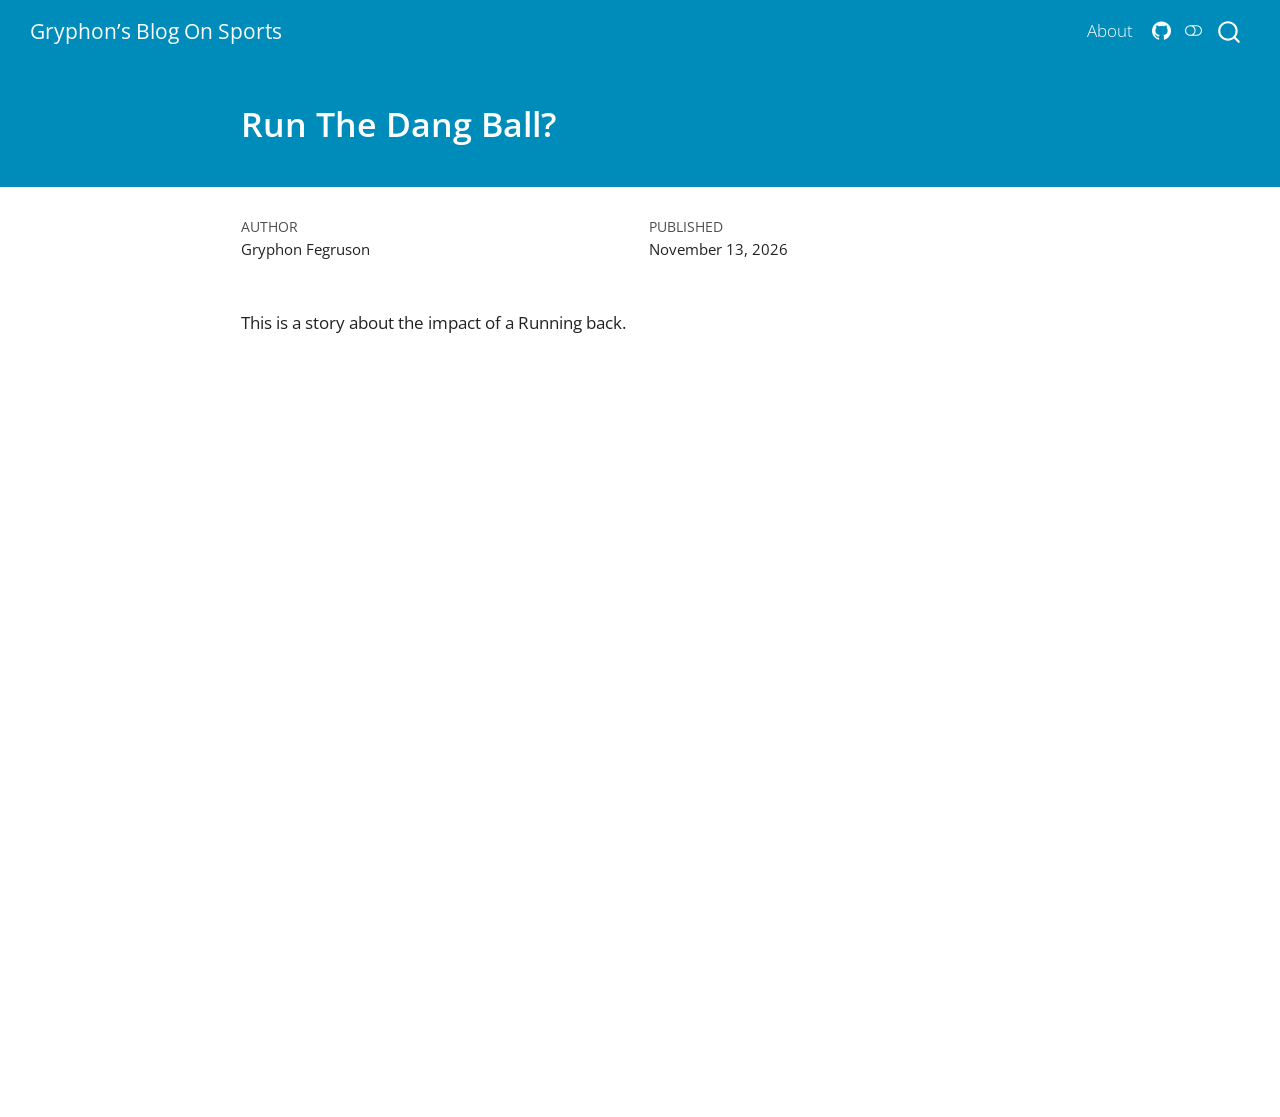
<file: posts/fbs-rushing-yard-elite/index.html>
<!DOCTYPE html>
<html xmlns="http://www.w3.org/1999/xhtml" lang="en" xml:lang="en"><head>

<meta charset="utf-8">
<meta name="generator" content="quarto-1.9.38">

<meta name="viewport" content="width=device-width, initial-scale=1.0, user-scalable=yes">

<meta name="author" content="Gryphon Fegruson">
<meta name="dcterms.date" content="2026-11-13">

<title>Run The Dang Ball? – Gryphon’s Blog On Sports</title>
<style>
/* Default styles provided by pandoc.
** See https://pandoc.org/MANUAL.html#variables-for-html for config info.
*/
code{white-space: pre-wrap;}
span.smallcaps{font-variant: small-caps;}
div.columns{display: flex; gap: min(4vw, 1.5em);}
div.column{flex: auto; overflow-x: auto;}
div.hanging-indent{margin-left: 1.5em; text-indent: -1.5em;}
ul.task-list{list-style: none;}
ul.task-list li input[type="checkbox"] {
  width: 0.8em;
  margin: 0 0.8em 0.2em -1em; /* quarto-specific, see https://github.com/quarto-dev/quarto-cli/issues/4556 */ 
  vertical-align: middle;
}
</style>


<script src="../../site_libs/quarto-nav/quarto-nav.js"></script>
<script src="../../site_libs/quarto-nav/headroom.min.js"></script>
<script src="../../site_libs/clipboard/clipboard.min.js"></script>
<script src="../../site_libs/quarto-search/autocomplete.umd.js"></script>
<script src="../../site_libs/quarto-search/fuse.min.js"></script>
<script src="../../site_libs/quarto-search/quarto-search.js"></script>
<meta name="quarto:offset" content="../../">
<link href="../../logo.png" rel="icon" type="image/png">
<script src="../../site_libs/quarto-html/quarto.js" type="module"></script>
<script src="../../site_libs/quarto-html/tabsets/tabsets.js" type="module"></script>
<script src="../../site_libs/quarto-html/popper.min.js"></script>
<script src="../../site_libs/quarto-html/tippy.umd.min.js"></script>
<script src="../../site_libs/quarto-html/anchor.min.js"></script>
<link href="../../site_libs/quarto-html/tippy.css" rel="stylesheet">
<link href="../../site_libs/quarto-html/quarto-syntax-highlighting-15634bcf2e68342d4ad2dfa704d543f6.css" rel="stylesheet" class="quarto-color-scheme" id="quarto-text-highlighting-styles">
<link href="../../site_libs/quarto-html/quarto-syntax-highlighting-dark-0a6b7249c26820e032cb0bd839ff02b1.css" rel="stylesheet" class="quarto-color-scheme quarto-color-alternate" id="quarto-text-highlighting-styles">
<link href="../../site_libs/quarto-html/quarto-syntax-highlighting-15634bcf2e68342d4ad2dfa704d543f6.css" rel="stylesheet" class="quarto-color-scheme-extra" id="quarto-text-highlighting-styles">
<script src="../../site_libs/bootstrap/bootstrap.min.js"></script>
<link href="../../site_libs/bootstrap/bootstrap-icons.css" rel="stylesheet">
<link href="../../site_libs/bootstrap/bootstrap-03ebed3cc6d9517934d904b30f9ec24d.min.css" rel="stylesheet" append-hash="true" class="quarto-color-scheme" id="quarto-bootstrap" data-mode="light">
<link href="../../site_libs/bootstrap/bootstrap-dark-ee6fb9e022dbbfe6301e3596814e4b09.min.css" rel="stylesheet" append-hash="true" class="quarto-color-scheme quarto-color-alternate" id="quarto-bootstrap" data-mode="light">
<link href="../../site_libs/bootstrap/bootstrap-03ebed3cc6d9517934d904b30f9ec24d.min.css" rel="stylesheet" append-hash="true" class="quarto-color-scheme-extra" id="quarto-bootstrap" data-mode="light">
<script id="quarto-search-options" type="application/json">{
  "location": "navbar",
  "copy-button": false,
  "collapse-after": 3,
  "panel-placement": "end",
  "type": "overlay",
  "limit": 50,
  "keyboard-shortcut": [
    "f",
    "/",
    "s"
  ],
  "show-item-context": false,
  "language": {
    "search-no-results-text": "No results",
    "search-matching-documents-text": "matching documents",
    "search-copy-link-title": "Copy link to search",
    "search-hide-matches-text": "Hide additional matches",
    "search-more-match-text": "more match in this document",
    "search-more-matches-text": "more matches in this document",
    "search-clear-button-title": "Clear",
    "search-text-placeholder": "",
    "search-detached-cancel-button-title": "Cancel",
    "search-submit-button-title": "Submit",
    "search-label": "Search"
  }
}</script>


<link rel="stylesheet" href="../../styles.css">
</head>

<body class="nav-fixed fullcontent quarto-light"><script id="quarto-html-before-body" type="application/javascript">
    const toggleBodyColorMode = (bsSheetEl) => {
      const mode = bsSheetEl.getAttribute("data-mode");
      const bodyEl = window.document.querySelector("body");
      if (mode === "dark") {
        bodyEl.classList.add("quarto-dark");
        bodyEl.classList.remove("quarto-light");
      } else {
        bodyEl.classList.add("quarto-light");
        bodyEl.classList.remove("quarto-dark");
      }
    }
    const toggleBodyColorPrimary = () => {
      const bsSheetEl = window.document.querySelector("link#quarto-bootstrap:not([rel=disabled-stylesheet])");
      if (bsSheetEl) {
        toggleBodyColorMode(bsSheetEl);
      }
    }
    const setColorSchemeToggle = (alternate) => {
      const toggles = window.document.querySelectorAll('.quarto-color-scheme-toggle');
      for (let i=0; i < toggles.length; i++) {
        const toggle = toggles[i];
        if (toggle) {
          if (alternate) {
            toggle.classList.add("alternate");
          } else {
            toggle.classList.remove("alternate");
          }
        }
      }
    };
    const toggleColorMode = (alternate) => {
      // Switch the stylesheets
      const primaryStylesheets = window.document.querySelectorAll('link.quarto-color-scheme:not(.quarto-color-alternate)');
      const alternateStylesheets = window.document.querySelectorAll('link.quarto-color-scheme.quarto-color-alternate');
      manageTransitions('#quarto-margin-sidebar .nav-link', false);
      if (alternate) {
        // note: dark is layered on light, we don't disable primary!
        enableStylesheet(alternateStylesheets);
        for (const sheetNode of alternateStylesheets) {
          if (sheetNode.id === "quarto-bootstrap") {
            toggleBodyColorMode(sheetNode);
          }
        }
      } else {
        disableStylesheet(alternateStylesheets);
        enableStylesheet(primaryStylesheets)
        toggleBodyColorPrimary();
      }
      manageTransitions('#quarto-margin-sidebar .nav-link', true);
      // Switch the toggles
      setColorSchemeToggle(alternate)
      // Hack to workaround the fact that safari doesn't
      // properly recolor the scrollbar when toggling (#1455)
      if (navigator.userAgent.indexOf('Safari') > 0 && navigator.userAgent.indexOf('Chrome') == -1) {
        manageTransitions("body", false);
        window.scrollTo(0, 1);
        setTimeout(() => {
          window.scrollTo(0, 0);
          manageTransitions("body", true);
        }, 40);
      }
    }
    const disableStylesheet = (stylesheets) => {
      for (let i=0; i < stylesheets.length; i++) {
        const stylesheet = stylesheets[i];
        stylesheet.rel = 'disabled-stylesheet';
      }
    }
    const enableStylesheet = (stylesheets) => {
      for (let i=0; i < stylesheets.length; i++) {
        const stylesheet = stylesheets[i];
        if(stylesheet.rel !== 'stylesheet') { // for Chrome, which will still FOUC without this check
          stylesheet.rel = 'stylesheet';
        }
      }
    }
    const manageTransitions = (selector, allowTransitions) => {
      const els = window.document.querySelectorAll(selector);
      for (let i=0; i < els.length; i++) {
        const el = els[i];
        if (allowTransitions) {
          el.classList.remove('notransition');
        } else {
          el.classList.add('notransition');
        }
      }
    }
    const isFileUrl = () => {
      return window.location.protocol === 'file:';
    }
    const hasAlternateSentinel = () => {
      let styleSentinel = getColorSchemeSentinel();
      if (styleSentinel !== null) {
        return styleSentinel === "alternate";
      } else {
        return false;
      }
    }
    const setStyleSentinel = (alternate) => {
      const value = alternate ? "alternate" : "default";
      if (!isFileUrl()) {
        window.localStorage.setItem("quarto-color-scheme", value);
      } else {
        localAlternateSentinel = value;
      }
    }
    const getColorSchemeSentinel = () => {
      if (!isFileUrl()) {
        const storageValue = window.localStorage.getItem("quarto-color-scheme");
        return storageValue != null ? storageValue : localAlternateSentinel;
      } else {
        return localAlternateSentinel;
      }
    }
    const toggleGiscusIfUsed = (isAlternate, darkModeDefault) => {
      const baseTheme = document.querySelector('#giscus-base-theme')?.value ?? 'light';
      const alternateTheme = document.querySelector('#giscus-alt-theme')?.value ?? 'dark';
      let newTheme = '';
      if(authorPrefersDark) {
        newTheme = isAlternate ? baseTheme : alternateTheme;
      } else {
        newTheme = isAlternate ? alternateTheme : baseTheme;
      }
      const changeGiscusTheme = () => {
        // From: https://github.com/giscus/giscus/issues/336
        const sendMessage = (message) => {
          const iframe = document.querySelector('iframe.giscus-frame');
          if (!iframe) return;
          iframe.contentWindow.postMessage({ giscus: message }, 'https://giscus.app');
        }
        sendMessage({
          setConfig: {
            theme: newTheme
          }
        });
      }
      const isGiscussLoaded = window.document.querySelector('iframe.giscus-frame') !== null;
      if (isGiscussLoaded) {
        changeGiscusTheme();
      }
    };
    const authorPrefersDark = false;
    const darkModeDefault = authorPrefersDark;
      document.querySelector('link#quarto-text-highlighting-styles.quarto-color-scheme-extra').rel = 'disabled-stylesheet';
      document.querySelector('link#quarto-bootstrap.quarto-color-scheme-extra').rel = 'disabled-stylesheet';
    let localAlternateSentinel = darkModeDefault ? 'alternate' : 'default';
    // Dark / light mode switch
    window.quartoToggleColorScheme = () => {
      // Read the current dark / light value
      let toAlternate = !hasAlternateSentinel();
      toggleColorMode(toAlternate);
      setStyleSentinel(toAlternate);
      toggleGiscusIfUsed(toAlternate, darkModeDefault);
      window.dispatchEvent(new Event('resize'));
    };
    // Switch to dark mode if need be
    if (hasAlternateSentinel()) {
      toggleColorMode(true);
    } else {
      toggleColorMode(false);
    }
  </script>

<div id="quarto-search-results"></div>
  <header id="quarto-header" class="headroom fixed-top quarto-banner">
    <nav class="navbar navbar-expand-lg " data-bs-theme="dark">
      <div class="navbar-container container-fluid">
      <div class="navbar-brand-container mx-auto">
    <a class="navbar-brand" href="../../index.html">
    <span class="navbar-title">Gryphon’s Blog On Sports</span>
    </a>
  </div>
            <div id="quarto-search" class="" title="Search"></div>
          <button class="navbar-toggler" type="button" data-bs-toggle="collapse" data-bs-target="#navbarCollapse" aria-controls="navbarCollapse" role="menu" aria-expanded="false" aria-label="Toggle navigation" onclick="if (window.quartoToggleHeadroom) { window.quartoToggleHeadroom(); }">
  <span class="navbar-toggler-icon"></span>
</button>
          <div class="collapse navbar-collapse" id="navbarCollapse">
            <ul class="navbar-nav navbar-nav-scroll ms-auto">
  <li class="nav-item">
    <a class="nav-link" href="../../about.html"> 
<span class="menu-text">About</span></a>
  </li>  
  <li class="nav-item compact">
    <a class="nav-link" href="https://github.com/GriffFerguson03"> <i class="bi bi-github" role="img">
</i> 
<span class="menu-text"></span></a>
  </li>  
</ul>
          </div> <!-- /navcollapse -->
            <div class="quarto-navbar-tools">
  <a href="" class="quarto-color-scheme-toggle quarto-navigation-tool  px-1" onclick="window.quartoToggleColorScheme(); return false;" title="Toggle dark mode"><i class="bi"></i></a>
</div>
      </div> <!-- /container-fluid -->
    </nav>
</header>
<!-- content -->
<header id="title-block-header" class="quarto-title-block default page-columns page-full">
  <div class="quarto-title-banner page-columns page-full">
    <div class="quarto-title column-body">
      <h1 class="title">Run The Dang Ball?</h1>
                      </div>
  </div>
    
  
  <div class="quarto-title-meta">

      <div>
      <div class="quarto-title-meta-heading">Author</div>
      <div class="quarto-title-meta-contents">
               <p>Gryphon Fegruson </p>
            </div>
    </div>
      
      <div>
      <div class="quarto-title-meta-heading">Published</div>
      <div class="quarto-title-meta-contents">
        <p class="date">November 13, 2026</p>
      </div>
    </div>
    
      
    </div>
    
  
  </header><div id="quarto-content" class="quarto-container page-columns page-rows-contents page-layout-article page-navbar">
<!-- sidebar -->
<!-- margin-sidebar -->
    
<!-- main -->
<main class="content quarto-banner-title-block" id="quarto-document-content">






<p>This is a story about the impact of a Running back.</p>



</main> <!-- /main -->
<script id="quarto-html-after-body" type="application/javascript">
  window.document.addEventListener("DOMContentLoaded", function (event) {
    // Ensure there is a toggle, if there isn't float one in the top right
    if (window.document.querySelector('.quarto-color-scheme-toggle') === null) {
      const a = window.document.createElement('a');
      a.classList.add('top-right');
      a.classList.add('quarto-color-scheme-toggle');
      a.href = "";
      a.onclick = function() { try { window.quartoToggleColorScheme(); } catch {} return false; };
      const i = window.document.createElement("i");
      i.classList.add('bi');
      a.appendChild(i);
      window.document.body.appendChild(a);
    }
    setColorSchemeToggle(hasAlternateSentinel())
    const icon = "";
    const anchorJS = new window.AnchorJS();
    anchorJS.options = {
      placement: 'right',
      icon: icon
    };
    anchorJS.add('.anchored');
    const isCodeAnnotation = (el) => {
      for (const clz of el.classList) {
        if (clz.startsWith('code-annotation-')) {                     
          return true;
        }
      }
      return false;
    }
    const onCopySuccess = function(e) {
      // button target
      const button = e.trigger;
      // don't keep focus
      button.blur();
      // flash "checked"
      button.classList.add('code-copy-button-checked');
      var currentTitle = button.getAttribute("title");
      button.setAttribute("title", "Copied!");
      let tooltip;
      if (window.bootstrap) {
        button.setAttribute("data-bs-toggle", "tooltip");
        button.setAttribute("data-bs-placement", "left");
        button.setAttribute("data-bs-title", "Copied!");
        tooltip = new bootstrap.Tooltip(button, 
          { trigger: "manual", 
            customClass: "code-copy-button-tooltip",
            offset: [0, -8]});
        tooltip.show();    
      }
      setTimeout(function() {
        if (tooltip) {
          tooltip.hide();
          button.removeAttribute("data-bs-title");
          button.removeAttribute("data-bs-toggle");
          button.removeAttribute("data-bs-placement");
        }
        button.setAttribute("title", currentTitle);
        button.classList.remove('code-copy-button-checked');
      }, 1000);
      // clear code selection
      e.clearSelection();
    }
    const getTextToCopy = function(trigger) {
      const outerScaffold = trigger.parentElement.cloneNode(true);
      const codeEl = outerScaffold.querySelector('code');
      for (const childEl of codeEl.children) {
        if (isCodeAnnotation(childEl)) {
          childEl.remove();
        }
      }
      return codeEl.innerText;
    }
    const clipboard = new window.ClipboardJS('.code-copy-button:not([data-in-quarto-modal])', {
      text: getTextToCopy
    });
    clipboard.on('success', onCopySuccess);
    if (window.document.getElementById('quarto-embedded-source-code-modal')) {
      const clipboardModal = new window.ClipboardJS('.code-copy-button[data-in-quarto-modal]', {
        text: getTextToCopy,
        container: window.document.getElementById('quarto-embedded-source-code-modal')
      });
      clipboardModal.on('success', onCopySuccess);
    }
      var localhostRegex = new RegExp(/^(?:http|https):\/\/localhost\:?[0-9]*\//);
      var mailtoRegex = new RegExp(/^mailto:/);
        var filterRegex = new RegExp('/' + window.location.host + '/');
      var isInternal = (href) => {
          return filterRegex.test(href) || localhostRegex.test(href) || mailtoRegex.test(href);
      }
      // Inspect non-navigation links and adorn them if external
     var links = window.document.querySelectorAll('a[href]:not(.nav-link):not(.navbar-brand):not(.toc-action):not(.sidebar-link):not(.sidebar-item-toggle):not(.pagination-link):not(.no-external):not([aria-hidden]):not(.dropdown-item):not(.quarto-navigation-tool):not(.about-link)');
      for (var i=0; i<links.length; i++) {
        const link = links[i];
        if (!isInternal(link.href)) {
          // undo the damage that might have been done by quarto-nav.js in the case of
          // links that we want to consider external
          if (link.dataset.originalHref !== undefined) {
            link.href = link.dataset.originalHref;
          }
        }
      }
    function tippyHover(el, contentFn, onTriggerFn, onUntriggerFn) {
      const config = {
        allowHTML: true,
        maxWidth: 500,
        delay: 100,
        arrow: false,
        appendTo: function(el) {
            return el.parentElement;
        },
        interactive: true,
        interactiveBorder: 10,
        theme: 'quarto',
        placement: 'bottom-start',
      };
      if (contentFn) {
        config.content = contentFn;
      }
      if (onTriggerFn) {
        config.onTrigger = onTriggerFn;
      }
      if (onUntriggerFn) {
        config.onUntrigger = onUntriggerFn;
      }
      window.tippy(el, config); 
    }
    const noterefs = window.document.querySelectorAll('a[role="doc-noteref"]');
    for (var i=0; i<noterefs.length; i++) {
      const ref = noterefs[i];
      tippyHover(ref, function() {
        // use id or data attribute instead here
        let href = ref.getAttribute('data-footnote-href') || ref.getAttribute('href');
        try { href = new URL(href).hash; } catch {}
        const id = href.replace(/^#\/?/, "");
        const note = window.document.getElementById(id);
        if (note) {
          return note.innerHTML;
        } else {
          return "";
        }
      });
    }
    const xrefs = window.document.querySelectorAll('a.quarto-xref');
    const processXRef = (id, note) => {
      // Strip column container classes
      const stripColumnClz = (el) => {
        el.classList.remove("page-full", "page-columns");
        if (el.children) {
          for (const child of el.children) {
            stripColumnClz(child);
          }
        }
      }
      stripColumnClz(note)
      if (id === null || id.startsWith('sec-')) {
        // Special case sections, only their first couple elements
        const container = document.createElement("div");
        if (note.children && note.children.length > 2) {
          container.appendChild(note.children[0].cloneNode(true));
          for (let i = 1; i < note.children.length; i++) {
            const child = note.children[i];
            if (child.tagName === "P" && child.innerText === "") {
              continue;
            } else {
              container.appendChild(child.cloneNode(true));
              break;
            }
          }
          if (window.Quarto?.typesetMath) {
            window.Quarto.typesetMath(container);
          }
          return container.innerHTML
        } else {
          if (window.Quarto?.typesetMath) {
            window.Quarto.typesetMath(note);
          }
          return note.innerHTML;
        }
      } else {
        // Remove any anchor links if they are present
        const anchorLink = note.querySelector('a.anchorjs-link');
        if (anchorLink) {
          anchorLink.remove();
        }
        if (window.Quarto?.typesetMath) {
          window.Quarto.typesetMath(note);
        }
        if (note.classList.contains("callout")) {
          return note.outerHTML;
        } else {
          return note.innerHTML;
        }
      }
    }
    for (var i=0; i<xrefs.length; i++) {
      const xref = xrefs[i];
      tippyHover(xref, undefined, function(instance) {
        instance.disable();
        let url = xref.getAttribute('href');
        let hash = undefined; 
        if (url.startsWith('#')) {
          hash = url;
        } else {
          try { hash = new URL(url).hash; } catch {}
        }
        if (hash) {
          const id = hash.replace(/^#\/?/, "");
          const note = window.document.getElementById(id);
          if (note !== null) {
            try {
              const html = processXRef(id, note.cloneNode(true));
              instance.setContent(html);
            } finally {
              instance.enable();
              instance.show();
            }
          } else {
            // See if we can fetch this
            fetch(url.split('#')[0])
            .then(res => res.text())
            .then(html => {
              const parser = new DOMParser();
              const htmlDoc = parser.parseFromString(html, "text/html");
              const note = htmlDoc.getElementById(id);
              if (note !== null) {
                const html = processXRef(id, note);
                instance.setContent(html);
              } 
            }).finally(() => {
              instance.enable();
              instance.show();
            });
          }
        } else {
          // See if we can fetch a full url (with no hash to target)
          // This is a special case and we should probably do some content thinning / targeting
          fetch(url)
          .then(res => res.text())
          .then(html => {
            const parser = new DOMParser();
            const htmlDoc = parser.parseFromString(html, "text/html");
            const note = htmlDoc.querySelector('main.content');
            if (note !== null) {
              // This should only happen for chapter cross references
              // (since there is no id in the URL)
              // remove the first header
              if (note.children.length > 0 && note.children[0].tagName === "HEADER") {
                note.children[0].remove();
              }
              const html = processXRef(null, note);
              instance.setContent(html);
            } 
          }).finally(() => {
            instance.enable();
            instance.show();
          });
        }
      }, function(instance) {
      });
    }
        let selectedAnnoteEl;
        const selectorForAnnotation = ( cell, annotation) => {
          let cellAttr = 'data-code-cell="' + cell + '"';
          let lineAttr = 'data-code-annotation="' +  annotation + '"';
          const selector = 'span[' + cellAttr + '][' + lineAttr + ']';
          return selector;
        }
        const selectCodeLines = (annoteEl) => {
          const doc = window.document;
          const targetCell = annoteEl.getAttribute("data-target-cell");
          const targetAnnotation = annoteEl.getAttribute("data-target-annotation");
          const annoteSpan = window.document.querySelector(selectorForAnnotation(targetCell, targetAnnotation));
          const lines = annoteSpan.getAttribute("data-code-lines").split(",");
          const lineIds = lines.map((line) => {
            return targetCell + "-" + line;
          })
          let top = null;
          let height = null;
          let parent = null;
          if (lineIds.length > 0) {
              //compute the position of the single el (top and bottom and make a div)
              const el = window.document.getElementById(lineIds[0]);
              top = el.offsetTop;
              height = el.offsetHeight;
              parent = el.parentElement.parentElement;
            if (lineIds.length > 1) {
              const lastEl = window.document.getElementById(lineIds[lineIds.length - 1]);
              const bottom = lastEl.offsetTop + lastEl.offsetHeight;
              height = bottom - top;
            }
            if (top !== null && height !== null && parent !== null) {
              // cook up a div (if necessary) and position it 
              let div = window.document.getElementById("code-annotation-line-highlight");
              if (div === null) {
                div = window.document.createElement("div");
                div.setAttribute("id", "code-annotation-line-highlight");
                div.style.position = 'absolute';
                parent.appendChild(div);
              }
              div.style.top = top - 2 + "px";
              div.style.height = height + 4 + "px";
              div.style.left = 0;
              let gutterDiv = window.document.getElementById("code-annotation-line-highlight-gutter");
              if (gutterDiv === null) {
                gutterDiv = window.document.createElement("div");
                gutterDiv.setAttribute("id", "code-annotation-line-highlight-gutter");
                gutterDiv.style.position = 'absolute';
                const codeCell = window.document.getElementById(targetCell);
                const gutter = codeCell.querySelector('.code-annotation-gutter');
                gutter.appendChild(gutterDiv);
              }
              gutterDiv.style.top = top - 2 + "px";
              gutterDiv.style.height = height + 4 + "px";
            }
            selectedAnnoteEl = annoteEl;
          }
        };
        const unselectCodeLines = () => {
          const elementsIds = ["code-annotation-line-highlight", "code-annotation-line-highlight-gutter"];
          elementsIds.forEach((elId) => {
            const div = window.document.getElementById(elId);
            if (div) {
              div.remove();
            }
          });
          selectedAnnoteEl = undefined;
        };
          // Handle positioning of the toggle
      window.addEventListener(
        "resize",
        throttle(() => {
          elRect = undefined;
          if (selectedAnnoteEl) {
            selectCodeLines(selectedAnnoteEl);
          }
        }, 10)
      );
      function throttle(fn, ms) {
      let throttle = false;
      let timer;
        return (...args) => {
          if(!throttle) { // first call gets through
              fn.apply(this, args);
              throttle = true;
          } else { // all the others get throttled
              if(timer) clearTimeout(timer); // cancel #2
              timer = setTimeout(() => {
                fn.apply(this, args);
                timer = throttle = false;
              }, ms);
          }
        };
      }
        // Attach click handler to the DT
        const annoteDls = window.document.querySelectorAll('dt[data-target-cell]');
        for (const annoteDlNode of annoteDls) {
          annoteDlNode.addEventListener('click', (event) => {
            const clickedEl = event.target;
            if (clickedEl !== selectedAnnoteEl) {
              unselectCodeLines();
              const activeEl = window.document.querySelector('dt[data-target-cell].code-annotation-active');
              if (activeEl) {
                activeEl.classList.remove('code-annotation-active');
              }
              selectCodeLines(clickedEl);
              clickedEl.classList.add('code-annotation-active');
            } else {
              // Unselect the line
              unselectCodeLines();
              clickedEl.classList.remove('code-annotation-active');
            }
          });
        }
    const findCites = (el) => {
      const parentEl = el.parentElement;
      if (parentEl) {
        const cites = parentEl.dataset.cites;
        if (cites) {
          return {
            el,
            cites: cites.split(' ')
          };
        } else {
          return findCites(el.parentElement)
        }
      } else {
        return undefined;
      }
    };
    var bibliorefs = window.document.querySelectorAll('a[role="doc-biblioref"]');
    for (var i=0; i<bibliorefs.length; i++) {
      const ref = bibliorefs[i];
      const citeInfo = findCites(ref);
      if (citeInfo) {
        tippyHover(citeInfo.el, function() {
          var popup = window.document.createElement('div');
          citeInfo.cites.forEach(function(cite) {
            var citeDiv = window.document.createElement('div');
            citeDiv.classList.add('hanging-indent');
            citeDiv.classList.add('csl-entry');
            var biblioDiv = window.document.getElementById('ref-' + cite);
            if (biblioDiv) {
              citeDiv.innerHTML = biblioDiv.innerHTML;
            }
            popup.appendChild(citeDiv);
          });
          return popup.innerHTML;
        });
      }
    }
  });
  </script>
</div> <!-- /content -->




</body></html>
</file>
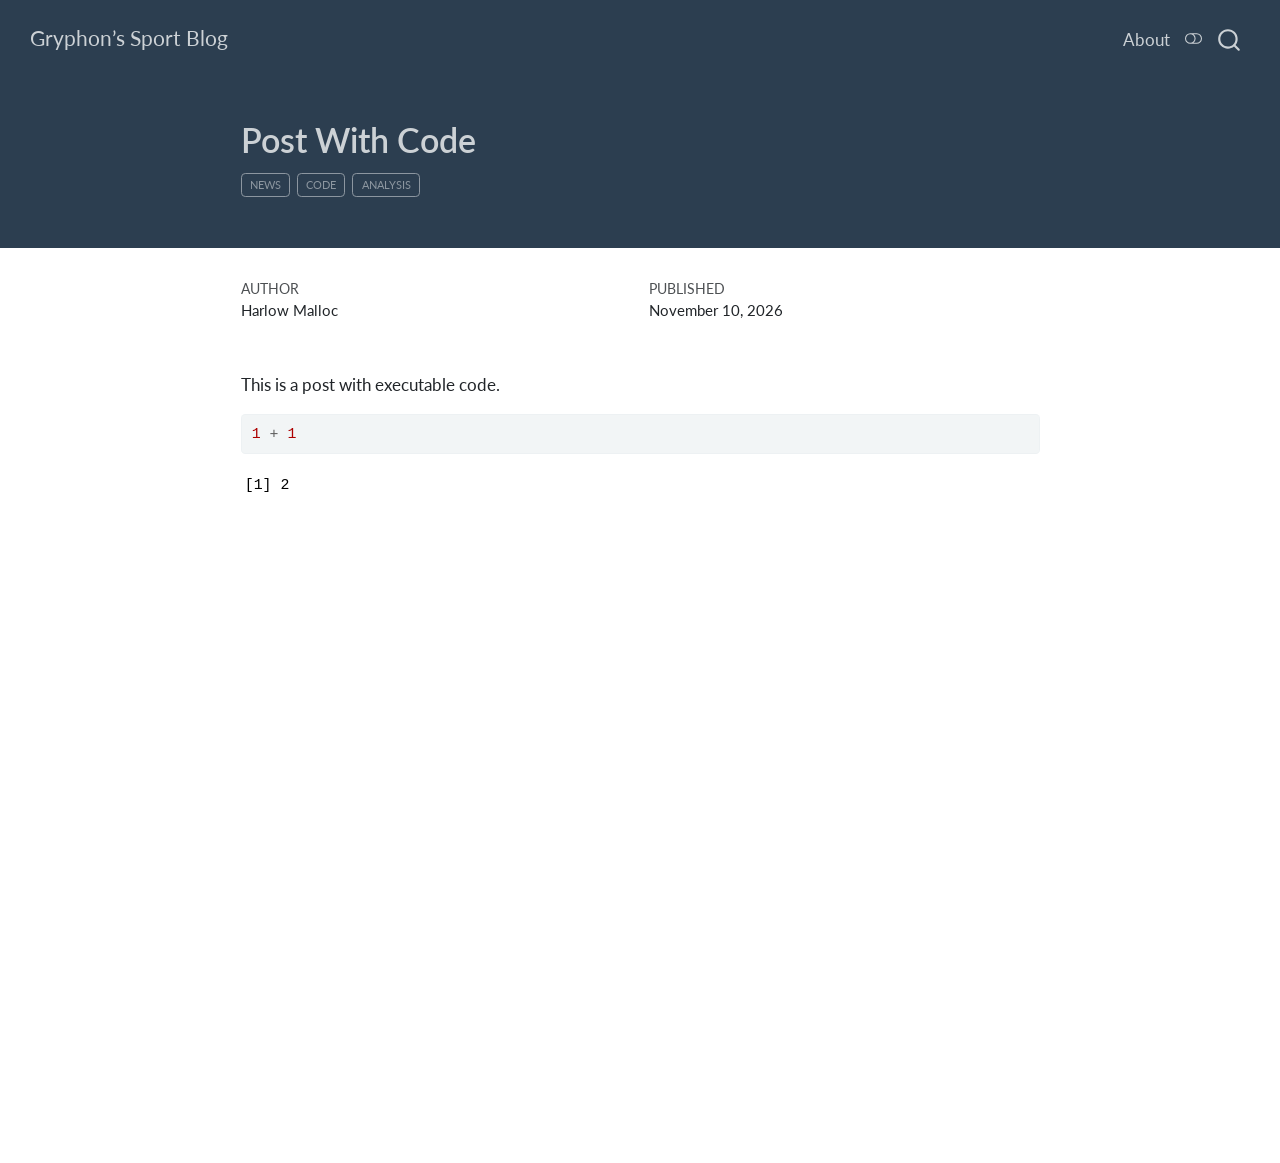
<file: posts/post-with-code/index.html>
<!DOCTYPE html>
<html xmlns="http://www.w3.org/1999/xhtml" lang="en" xml:lang="en"><head>

<meta charset="utf-8">
<meta name="generator" content="quarto-1.9.38">

<meta name="viewport" content="width=device-width, initial-scale=1.0, user-scalable=yes">

<meta name="author" content="Harlow Malloc">
<meta name="dcterms.date" content="2026-11-10">

<title>Post With Code – Gryphon’s Sport Blog</title>
<style>
/* Default styles provided by pandoc.
** See https://pandoc.org/MANUAL.html#variables-for-html for config info.
*/
code{white-space: pre-wrap;}
span.smallcaps{font-variant: small-caps;}
div.columns{display: flex; gap: min(4vw, 1.5em);}
div.column{flex: auto; overflow-x: auto;}
div.hanging-indent{margin-left: 1.5em; text-indent: -1.5em;}
ul.task-list{list-style: none;}
ul.task-list li input[type="checkbox"] {
  width: 0.8em;
  margin: 0 0.8em 0.2em -1em; /* quarto-specific, see https://github.com/quarto-dev/quarto-cli/issues/4556 */ 
  vertical-align: middle;
}
/* CSS for syntax highlighting */
html { -webkit-text-size-adjust: 100%; }
pre > code.sourceCode { white-space: pre; position: relative; }
pre > code.sourceCode > span { display: inline-block; line-height: 1.25; }
pre > code.sourceCode > span:empty { height: 1.2em; }
.sourceCode { overflow: visible; }
code.sourceCode > span { color: inherit; text-decoration: inherit; }
div.sourceCode { margin: 1em 0; }
pre.sourceCode { margin: 0; }
@media screen {
div.sourceCode { overflow: auto; }
}
@media print {
pre > code.sourceCode { white-space: pre-wrap; }
pre > code.sourceCode > span { text-indent: -5em; padding-left: 5em; }
}
pre.numberSource code
  { counter-reset: source-line 0; }
pre.numberSource code > span
  { position: relative; left: -4em; counter-increment: source-line; }
pre.numberSource code > span > a:first-child::before
  { content: counter(source-line);
    position: relative; left: -1em; text-align: right; vertical-align: baseline;
    border: none; display: inline-block;
    -webkit-touch-callout: none; -webkit-user-select: none;
    -khtml-user-select: none; -moz-user-select: none;
    -ms-user-select: none; user-select: none;
    padding: 0 4px; width: 4em;
  }
pre.numberSource { margin-left: 3em;  padding-left: 4px; }
div.sourceCode
  {   }
@media screen {
pre > code.sourceCode > span > a:first-child::before { text-decoration: underline; }
}
</style>


<script src="../../site_libs/quarto-nav/quarto-nav.js"></script>
<script src="../../site_libs/quarto-nav/headroom.min.js"></script>
<script src="../../site_libs/clipboard/clipboard.min.js"></script>
<script src="../../site_libs/quarto-search/autocomplete.umd.js"></script>
<script src="../../site_libs/quarto-search/fuse.min.js"></script>
<script src="../../site_libs/quarto-search/quarto-search.js"></script>
<meta name="quarto:offset" content="../../">
<link href="../../logo.png" rel="icon" type="image/png">
<script src="../../site_libs/quarto-html/quarto.js" type="module"></script>
<script src="../../site_libs/quarto-html/tabsets/tabsets.js" type="module"></script>
<script src="../../site_libs/quarto-html/popper.min.js"></script>
<script src="../../site_libs/quarto-html/tippy.umd.min.js"></script>
<script src="../../site_libs/quarto-html/anchor.min.js"></script>
<link href="../../site_libs/quarto-html/tippy.css" rel="stylesheet">
<link href="../../site_libs/quarto-html/quarto-syntax-highlighting-15634bcf2e68342d4ad2dfa704d543f6.css" rel="stylesheet" class="quarto-color-scheme" id="quarto-text-highlighting-styles">
<link href="../../site_libs/quarto-html/quarto-syntax-highlighting-dark-0a6b7249c26820e032cb0bd839ff02b1.css" rel="stylesheet" class="quarto-color-scheme quarto-color-alternate" id="quarto-text-highlighting-styles">
<link href="../../site_libs/quarto-html/quarto-syntax-highlighting-15634bcf2e68342d4ad2dfa704d543f6.css" rel="stylesheet" class="quarto-color-scheme-extra" id="quarto-text-highlighting-styles">
<script src="../../site_libs/bootstrap/bootstrap.min.js"></script>
<link href="../../site_libs/bootstrap/bootstrap-icons.css" rel="stylesheet">
<link href="../../site_libs/bootstrap/bootstrap-6033a600180109c3731f6a886c29932c.min.css" rel="stylesheet" append-hash="true" class="quarto-color-scheme" id="quarto-bootstrap" data-mode="light">
<link href="../../site_libs/bootstrap/bootstrap-dark-05ad5c04182ae40a1da91fd291b82df0.min.css" rel="stylesheet" append-hash="true" class="quarto-color-scheme quarto-color-alternate" id="quarto-bootstrap" data-mode="dark">
<link href="../../site_libs/bootstrap/bootstrap-6033a600180109c3731f6a886c29932c.min.css" rel="stylesheet" append-hash="true" class="quarto-color-scheme-extra" id="quarto-bootstrap" data-mode="light">
<script id="quarto-search-options" type="application/json">{
  "location": "navbar",
  "copy-button": false,
  "collapse-after": 3,
  "panel-placement": "end",
  "type": "overlay",
  "limit": 50,
  "keyboard-shortcut": [
    "f",
    "/",
    "s"
  ],
  "show-item-context": false,
  "language": {
    "search-no-results-text": "No results",
    "search-matching-documents-text": "matching documents",
    "search-copy-link-title": "Copy link to search",
    "search-hide-matches-text": "Hide additional matches",
    "search-more-match-text": "more match in this document",
    "search-more-matches-text": "more matches in this document",
    "search-clear-button-title": "Clear",
    "search-text-placeholder": "",
    "search-detached-cancel-button-title": "Cancel",
    "search-submit-button-title": "Submit",
    "search-label": "Search"
  }
}</script>


<link rel="stylesheet" href="../../styles.css">
</head>

<body class="nav-fixed fullcontent quarto-light"><script id="quarto-html-before-body" type="application/javascript">
    const toggleBodyColorMode = (bsSheetEl) => {
      const mode = bsSheetEl.getAttribute("data-mode");
      const bodyEl = window.document.querySelector("body");
      if (mode === "dark") {
        bodyEl.classList.add("quarto-dark");
        bodyEl.classList.remove("quarto-light");
      } else {
        bodyEl.classList.add("quarto-light");
        bodyEl.classList.remove("quarto-dark");
      }
    }
    const toggleBodyColorPrimary = () => {
      const bsSheetEl = window.document.querySelector("link#quarto-bootstrap:not([rel=disabled-stylesheet])");
      if (bsSheetEl) {
        toggleBodyColorMode(bsSheetEl);
      }
    }
    const setColorSchemeToggle = (alternate) => {
      const toggles = window.document.querySelectorAll('.quarto-color-scheme-toggle');
      for (let i=0; i < toggles.length; i++) {
        const toggle = toggles[i];
        if (toggle) {
          if (alternate) {
            toggle.classList.add("alternate");
          } else {
            toggle.classList.remove("alternate");
          }
        }
      }
    };
    const toggleColorMode = (alternate) => {
      // Switch the stylesheets
      const primaryStylesheets = window.document.querySelectorAll('link.quarto-color-scheme:not(.quarto-color-alternate)');
      const alternateStylesheets = window.document.querySelectorAll('link.quarto-color-scheme.quarto-color-alternate');
      manageTransitions('#quarto-margin-sidebar .nav-link', false);
      if (alternate) {
        // note: dark is layered on light, we don't disable primary!
        enableStylesheet(alternateStylesheets);
        for (const sheetNode of alternateStylesheets) {
          if (sheetNode.id === "quarto-bootstrap") {
            toggleBodyColorMode(sheetNode);
          }
        }
      } else {
        disableStylesheet(alternateStylesheets);
        enableStylesheet(primaryStylesheets)
        toggleBodyColorPrimary();
      }
      manageTransitions('#quarto-margin-sidebar .nav-link', true);
      // Switch the toggles
      setColorSchemeToggle(alternate)
      // Hack to workaround the fact that safari doesn't
      // properly recolor the scrollbar when toggling (#1455)
      if (navigator.userAgent.indexOf('Safari') > 0 && navigator.userAgent.indexOf('Chrome') == -1) {
        manageTransitions("body", false);
        window.scrollTo(0, 1);
        setTimeout(() => {
          window.scrollTo(0, 0);
          manageTransitions("body", true);
        }, 40);
      }
    }
    const disableStylesheet = (stylesheets) => {
      for (let i=0; i < stylesheets.length; i++) {
        const stylesheet = stylesheets[i];
        stylesheet.rel = 'disabled-stylesheet';
      }
    }
    const enableStylesheet = (stylesheets) => {
      for (let i=0; i < stylesheets.length; i++) {
        const stylesheet = stylesheets[i];
        if(stylesheet.rel !== 'stylesheet') { // for Chrome, which will still FOUC without this check
          stylesheet.rel = 'stylesheet';
        }
      }
    }
    const manageTransitions = (selector, allowTransitions) => {
      const els = window.document.querySelectorAll(selector);
      for (let i=0; i < els.length; i++) {
        const el = els[i];
        if (allowTransitions) {
          el.classList.remove('notransition');
        } else {
          el.classList.add('notransition');
        }
      }
    }
    const isFileUrl = () => {
      return window.location.protocol === 'file:';
    }
    const hasAlternateSentinel = () => {
      let styleSentinel = getColorSchemeSentinel();
      if (styleSentinel !== null) {
        return styleSentinel === "alternate";
      } else {
        return false;
      }
    }
    const setStyleSentinel = (alternate) => {
      const value = alternate ? "alternate" : "default";
      if (!isFileUrl()) {
        window.localStorage.setItem("quarto-color-scheme", value);
      } else {
        localAlternateSentinel = value;
      }
    }
    const getColorSchemeSentinel = () => {
      if (!isFileUrl()) {
        const storageValue = window.localStorage.getItem("quarto-color-scheme");
        return storageValue != null ? storageValue : localAlternateSentinel;
      } else {
        return localAlternateSentinel;
      }
    }
    const toggleGiscusIfUsed = (isAlternate, darkModeDefault) => {
      const baseTheme = document.querySelector('#giscus-base-theme')?.value ?? 'light';
      const alternateTheme = document.querySelector('#giscus-alt-theme')?.value ?? 'dark';
      let newTheme = '';
      if(authorPrefersDark) {
        newTheme = isAlternate ? baseTheme : alternateTheme;
      } else {
        newTheme = isAlternate ? alternateTheme : baseTheme;
      }
      const changeGiscusTheme = () => {
        // From: https://github.com/giscus/giscus/issues/336
        const sendMessage = (message) => {
          const iframe = document.querySelector('iframe.giscus-frame');
          if (!iframe) return;
          iframe.contentWindow.postMessage({ giscus: message }, 'https://giscus.app');
        }
        sendMessage({
          setConfig: {
            theme: newTheme
          }
        });
      }
      const isGiscussLoaded = window.document.querySelector('iframe.giscus-frame') !== null;
      if (isGiscussLoaded) {
        changeGiscusTheme();
      }
    };
    const authorPrefersDark = false;
    const darkModeDefault = authorPrefersDark;
      document.querySelector('link#quarto-text-highlighting-styles.quarto-color-scheme-extra').rel = 'disabled-stylesheet';
      document.querySelector('link#quarto-bootstrap.quarto-color-scheme-extra').rel = 'disabled-stylesheet';
    let localAlternateSentinel = darkModeDefault ? 'alternate' : 'default';
    // Dark / light mode switch
    window.quartoToggleColorScheme = () => {
      // Read the current dark / light value
      let toAlternate = !hasAlternateSentinel();
      toggleColorMode(toAlternate);
      setStyleSentinel(toAlternate);
      toggleGiscusIfUsed(toAlternate, darkModeDefault);
      window.dispatchEvent(new Event('resize'));
    };
    // Switch to dark mode if need be
    if (hasAlternateSentinel()) {
      toggleColorMode(true);
    } else {
      toggleColorMode(false);
    }
  </script>

<div id="quarto-search-results"></div>
  <header id="quarto-header" class="headroom fixed-top quarto-banner">
    <nav class="navbar navbar-expand-lg " data-bs-theme="dark">
      <div class="navbar-container container-fluid">
      <div class="navbar-brand-container mx-auto">
    <a class="navbar-brand" href="../../index.html">
    <span class="navbar-title">Gryphon’s Sport Blog</span>
    </a>
  </div>
            <div id="quarto-search" class="" title="Search"></div>
          <button class="navbar-toggler" type="button" data-bs-toggle="collapse" data-bs-target="#navbarCollapse" aria-controls="navbarCollapse" role="menu" aria-expanded="false" aria-label="Toggle navigation" onclick="if (window.quartoToggleHeadroom) { window.quartoToggleHeadroom(); }">
  <span class="navbar-toggler-icon"></span>
</button>
          <div class="collapse navbar-collapse" id="navbarCollapse">
            <ul class="navbar-nav navbar-nav-scroll ms-auto">
  <li class="nav-item">
    <a class="nav-link" href="../../about.html"> 
<span class="menu-text">About</span></a>
  </li>  
</ul>
          </div> <!-- /navcollapse -->
            <div class="quarto-navbar-tools">
  <a href="" class="quarto-color-scheme-toggle quarto-navigation-tool  px-1" onclick="window.quartoToggleColorScheme(); return false;" title="Toggle dark mode"><i class="bi"></i></a>
</div>
      </div> <!-- /container-fluid -->
    </nav>
</header>
<!-- content -->
<header id="title-block-header" class="quarto-title-block default page-columns page-full">
  <div class="quarto-title-banner page-columns page-full">
    <div class="quarto-title column-body">
      <h1 class="title">Post With Code</h1>
                                <div class="quarto-categories">
                <div class="quarto-category">news</div>
                <div class="quarto-category">code</div>
                <div class="quarto-category">analysis</div>
              </div>
                  </div>
  </div>
    
  
  <div class="quarto-title-meta">

      <div>
      <div class="quarto-title-meta-heading">Author</div>
      <div class="quarto-title-meta-contents">
               <p>Harlow Malloc </p>
            </div>
    </div>
      
      <div>
      <div class="quarto-title-meta-heading">Published</div>
      <div class="quarto-title-meta-contents">
        <p class="date">November 10, 2026</p>
      </div>
    </div>
    
      
    </div>
    
  
  </header><div id="quarto-content" class="quarto-container page-columns page-rows-contents page-layout-article page-navbar">
<!-- sidebar -->
<!-- margin-sidebar -->
    
<!-- main -->
<main class="content quarto-banner-title-block" id="quarto-document-content">






<p>This is a post with executable code.</p>
<div class="cell">
<div class="code-copy-outer-scaffold"><div class="sourceCode cell-code" id="cb1"><pre class="sourceCode r code-with-copy"><code class="sourceCode r"><span id="cb1-1"><a href="#cb1-1" aria-hidden="true" tabindex="-1"></a><span class="dv">1</span> <span class="sc">+</span> <span class="dv">1</span></span></code></pre></div><button title="Copy to Clipboard" class="code-copy-button"><i class="bi"></i></button></div>
<div class="cell-output cell-output-stdout">
<pre><code>[1] 2</code></pre>
</div>
</div>



</main> <!-- /main -->
<script id="quarto-html-after-body" type="application/javascript">
  window.document.addEventListener("DOMContentLoaded", function (event) {
    // Ensure there is a toggle, if there isn't float one in the top right
    if (window.document.querySelector('.quarto-color-scheme-toggle') === null) {
      const a = window.document.createElement('a');
      a.classList.add('top-right');
      a.classList.add('quarto-color-scheme-toggle');
      a.href = "";
      a.onclick = function() { try { window.quartoToggleColorScheme(); } catch {} return false; };
      const i = window.document.createElement("i");
      i.classList.add('bi');
      a.appendChild(i);
      window.document.body.appendChild(a);
    }
    setColorSchemeToggle(hasAlternateSentinel())
    const icon = "";
    const anchorJS = new window.AnchorJS();
    anchorJS.options = {
      placement: 'right',
      icon: icon
    };
    anchorJS.add('.anchored');
    const isCodeAnnotation = (el) => {
      for (const clz of el.classList) {
        if (clz.startsWith('code-annotation-')) {                     
          return true;
        }
      }
      return false;
    }
    const onCopySuccess = function(e) {
      // button target
      const button = e.trigger;
      // don't keep focus
      button.blur();
      // flash "checked"
      button.classList.add('code-copy-button-checked');
      var currentTitle = button.getAttribute("title");
      button.setAttribute("title", "Copied!");
      let tooltip;
      if (window.bootstrap) {
        button.setAttribute("data-bs-toggle", "tooltip");
        button.setAttribute("data-bs-placement", "left");
        button.setAttribute("data-bs-title", "Copied!");
        tooltip = new bootstrap.Tooltip(button, 
          { trigger: "manual", 
            customClass: "code-copy-button-tooltip",
            offset: [0, -8]});
        tooltip.show();    
      }
      setTimeout(function() {
        if (tooltip) {
          tooltip.hide();
          button.removeAttribute("data-bs-title");
          button.removeAttribute("data-bs-toggle");
          button.removeAttribute("data-bs-placement");
        }
        button.setAttribute("title", currentTitle);
        button.classList.remove('code-copy-button-checked');
      }, 1000);
      // clear code selection
      e.clearSelection();
    }
    const getTextToCopy = function(trigger) {
      const outerScaffold = trigger.parentElement.cloneNode(true);
      const codeEl = outerScaffold.querySelector('code');
      for (const childEl of codeEl.children) {
        if (isCodeAnnotation(childEl)) {
          childEl.remove();
        }
      }
      return codeEl.innerText;
    }
    const clipboard = new window.ClipboardJS('.code-copy-button:not([data-in-quarto-modal])', {
      text: getTextToCopy
    });
    clipboard.on('success', onCopySuccess);
    if (window.document.getElementById('quarto-embedded-source-code-modal')) {
      const clipboardModal = new window.ClipboardJS('.code-copy-button[data-in-quarto-modal]', {
        text: getTextToCopy,
        container: window.document.getElementById('quarto-embedded-source-code-modal')
      });
      clipboardModal.on('success', onCopySuccess);
    }
      var localhostRegex = new RegExp(/^(?:http|https):\/\/localhost\:?[0-9]*\//);
      var mailtoRegex = new RegExp(/^mailto:/);
        var filterRegex = new RegExp('/' + window.location.host + '/');
      var isInternal = (href) => {
          return filterRegex.test(href) || localhostRegex.test(href) || mailtoRegex.test(href);
      }
      // Inspect non-navigation links and adorn them if external
     var links = window.document.querySelectorAll('a[href]:not(.nav-link):not(.navbar-brand):not(.toc-action):not(.sidebar-link):not(.sidebar-item-toggle):not(.pagination-link):not(.no-external):not([aria-hidden]):not(.dropdown-item):not(.quarto-navigation-tool):not(.about-link)');
      for (var i=0; i<links.length; i++) {
        const link = links[i];
        if (!isInternal(link.href)) {
          // undo the damage that might have been done by quarto-nav.js in the case of
          // links that we want to consider external
          if (link.dataset.originalHref !== undefined) {
            link.href = link.dataset.originalHref;
          }
        }
      }
    function tippyHover(el, contentFn, onTriggerFn, onUntriggerFn) {
      const config = {
        allowHTML: true,
        maxWidth: 500,
        delay: 100,
        arrow: false,
        appendTo: function(el) {
            return el.parentElement;
        },
        interactive: true,
        interactiveBorder: 10,
        theme: 'quarto',
        placement: 'bottom-start',
      };
      if (contentFn) {
        config.content = contentFn;
      }
      if (onTriggerFn) {
        config.onTrigger = onTriggerFn;
      }
      if (onUntriggerFn) {
        config.onUntrigger = onUntriggerFn;
      }
      window.tippy(el, config); 
    }
    const noterefs = window.document.querySelectorAll('a[role="doc-noteref"]');
    for (var i=0; i<noterefs.length; i++) {
      const ref = noterefs[i];
      tippyHover(ref, function() {
        // use id or data attribute instead here
        let href = ref.getAttribute('data-footnote-href') || ref.getAttribute('href');
        try { href = new URL(href).hash; } catch {}
        const id = href.replace(/^#\/?/, "");
        const note = window.document.getElementById(id);
        if (note) {
          return note.innerHTML;
        } else {
          return "";
        }
      });
    }
    const xrefs = window.document.querySelectorAll('a.quarto-xref');
    const processXRef = (id, note) => {
      // Strip column container classes
      const stripColumnClz = (el) => {
        el.classList.remove("page-full", "page-columns");
        if (el.children) {
          for (const child of el.children) {
            stripColumnClz(child);
          }
        }
      }
      stripColumnClz(note)
      if (id === null || id.startsWith('sec-')) {
        // Special case sections, only their first couple elements
        const container = document.createElement("div");
        if (note.children && note.children.length > 2) {
          container.appendChild(note.children[0].cloneNode(true));
          for (let i = 1; i < note.children.length; i++) {
            const child = note.children[i];
            if (child.tagName === "P" && child.innerText === "") {
              continue;
            } else {
              container.appendChild(child.cloneNode(true));
              break;
            }
          }
          if (window.Quarto?.typesetMath) {
            window.Quarto.typesetMath(container);
          }
          return container.innerHTML
        } else {
          if (window.Quarto?.typesetMath) {
            window.Quarto.typesetMath(note);
          }
          return note.innerHTML;
        }
      } else {
        // Remove any anchor links if they are present
        const anchorLink = note.querySelector('a.anchorjs-link');
        if (anchorLink) {
          anchorLink.remove();
        }
        if (window.Quarto?.typesetMath) {
          window.Quarto.typesetMath(note);
        }
        if (note.classList.contains("callout")) {
          return note.outerHTML;
        } else {
          return note.innerHTML;
        }
      }
    }
    for (var i=0; i<xrefs.length; i++) {
      const xref = xrefs[i];
      tippyHover(xref, undefined, function(instance) {
        instance.disable();
        let url = xref.getAttribute('href');
        let hash = undefined; 
        if (url.startsWith('#')) {
          hash = url;
        } else {
          try { hash = new URL(url).hash; } catch {}
        }
        if (hash) {
          const id = hash.replace(/^#\/?/, "");
          const note = window.document.getElementById(id);
          if (note !== null) {
            try {
              const html = processXRef(id, note.cloneNode(true));
              instance.setContent(html);
            } finally {
              instance.enable();
              instance.show();
            }
          } else {
            // See if we can fetch this
            fetch(url.split('#')[0])
            .then(res => res.text())
            .then(html => {
              const parser = new DOMParser();
              const htmlDoc = parser.parseFromString(html, "text/html");
              const note = htmlDoc.getElementById(id);
              if (note !== null) {
                const html = processXRef(id, note);
                instance.setContent(html);
              } 
            }).finally(() => {
              instance.enable();
              instance.show();
            });
          }
        } else {
          // See if we can fetch a full url (with no hash to target)
          // This is a special case and we should probably do some content thinning / targeting
          fetch(url)
          .then(res => res.text())
          .then(html => {
            const parser = new DOMParser();
            const htmlDoc = parser.parseFromString(html, "text/html");
            const note = htmlDoc.querySelector('main.content');
            if (note !== null) {
              // This should only happen for chapter cross references
              // (since there is no id in the URL)
              // remove the first header
              if (note.children.length > 0 && note.children[0].tagName === "HEADER") {
                note.children[0].remove();
              }
              const html = processXRef(null, note);
              instance.setContent(html);
            } 
          }).finally(() => {
            instance.enable();
            instance.show();
          });
        }
      }, function(instance) {
      });
    }
        let selectedAnnoteEl;
        const selectorForAnnotation = ( cell, annotation) => {
          let cellAttr = 'data-code-cell="' + cell + '"';
          let lineAttr = 'data-code-annotation="' +  annotation + '"';
          const selector = 'span[' + cellAttr + '][' + lineAttr + ']';
          return selector;
        }
        const selectCodeLines = (annoteEl) => {
          const doc = window.document;
          const targetCell = annoteEl.getAttribute("data-target-cell");
          const targetAnnotation = annoteEl.getAttribute("data-target-annotation");
          const annoteSpan = window.document.querySelector(selectorForAnnotation(targetCell, targetAnnotation));
          const lines = annoteSpan.getAttribute("data-code-lines").split(",");
          const lineIds = lines.map((line) => {
            return targetCell + "-" + line;
          })
          let top = null;
          let height = null;
          let parent = null;
          if (lineIds.length > 0) {
              //compute the position of the single el (top and bottom and make a div)
              const el = window.document.getElementById(lineIds[0]);
              top = el.offsetTop;
              height = el.offsetHeight;
              parent = el.parentElement.parentElement;
            if (lineIds.length > 1) {
              const lastEl = window.document.getElementById(lineIds[lineIds.length - 1]);
              const bottom = lastEl.offsetTop + lastEl.offsetHeight;
              height = bottom - top;
            }
            if (top !== null && height !== null && parent !== null) {
              // cook up a div (if necessary) and position it 
              let div = window.document.getElementById("code-annotation-line-highlight");
              if (div === null) {
                div = window.document.createElement("div");
                div.setAttribute("id", "code-annotation-line-highlight");
                div.style.position = 'absolute';
                parent.appendChild(div);
              }
              div.style.top = top - 2 + "px";
              div.style.height = height + 4 + "px";
              div.style.left = 0;
              let gutterDiv = window.document.getElementById("code-annotation-line-highlight-gutter");
              if (gutterDiv === null) {
                gutterDiv = window.document.createElement("div");
                gutterDiv.setAttribute("id", "code-annotation-line-highlight-gutter");
                gutterDiv.style.position = 'absolute';
                const codeCell = window.document.getElementById(targetCell);
                const gutter = codeCell.querySelector('.code-annotation-gutter');
                gutter.appendChild(gutterDiv);
              }
              gutterDiv.style.top = top - 2 + "px";
              gutterDiv.style.height = height + 4 + "px";
            }
            selectedAnnoteEl = annoteEl;
          }
        };
        const unselectCodeLines = () => {
          const elementsIds = ["code-annotation-line-highlight", "code-annotation-line-highlight-gutter"];
          elementsIds.forEach((elId) => {
            const div = window.document.getElementById(elId);
            if (div) {
              div.remove();
            }
          });
          selectedAnnoteEl = undefined;
        };
          // Handle positioning of the toggle
      window.addEventListener(
        "resize",
        throttle(() => {
          elRect = undefined;
          if (selectedAnnoteEl) {
            selectCodeLines(selectedAnnoteEl);
          }
        }, 10)
      );
      function throttle(fn, ms) {
      let throttle = false;
      let timer;
        return (...args) => {
          if(!throttle) { // first call gets through
              fn.apply(this, args);
              throttle = true;
          } else { // all the others get throttled
              if(timer) clearTimeout(timer); // cancel #2
              timer = setTimeout(() => {
                fn.apply(this, args);
                timer = throttle = false;
              }, ms);
          }
        };
      }
        // Attach click handler to the DT
        const annoteDls = window.document.querySelectorAll('dt[data-target-cell]');
        for (const annoteDlNode of annoteDls) {
          annoteDlNode.addEventListener('click', (event) => {
            const clickedEl = event.target;
            if (clickedEl !== selectedAnnoteEl) {
              unselectCodeLines();
              const activeEl = window.document.querySelector('dt[data-target-cell].code-annotation-active');
              if (activeEl) {
                activeEl.classList.remove('code-annotation-active');
              }
              selectCodeLines(clickedEl);
              clickedEl.classList.add('code-annotation-active');
            } else {
              // Unselect the line
              unselectCodeLines();
              clickedEl.classList.remove('code-annotation-active');
            }
          });
        }
    const findCites = (el) => {
      const parentEl = el.parentElement;
      if (parentEl) {
        const cites = parentEl.dataset.cites;
        if (cites) {
          return {
            el,
            cites: cites.split(' ')
          };
        } else {
          return findCites(el.parentElement)
        }
      } else {
        return undefined;
      }
    };
    var bibliorefs = window.document.querySelectorAll('a[role="doc-biblioref"]');
    for (var i=0; i<bibliorefs.length; i++) {
      const ref = bibliorefs[i];
      const citeInfo = findCites(ref);
      if (citeInfo) {
        tippyHover(citeInfo.el, function() {
          var popup = window.document.createElement('div');
          citeInfo.cites.forEach(function(cite) {
            var citeDiv = window.document.createElement('div');
            citeDiv.classList.add('hanging-indent');
            citeDiv.classList.add('csl-entry');
            var biblioDiv = window.document.getElementById('ref-' + cite);
            if (biblioDiv) {
              citeDiv.innerHTML = biblioDiv.innerHTML;
            }
            popup.appendChild(citeDiv);
          });
          return popup.innerHTML;
        });
      }
    }
  });
  </script>
</div> <!-- /content -->




</body></html>
</file>
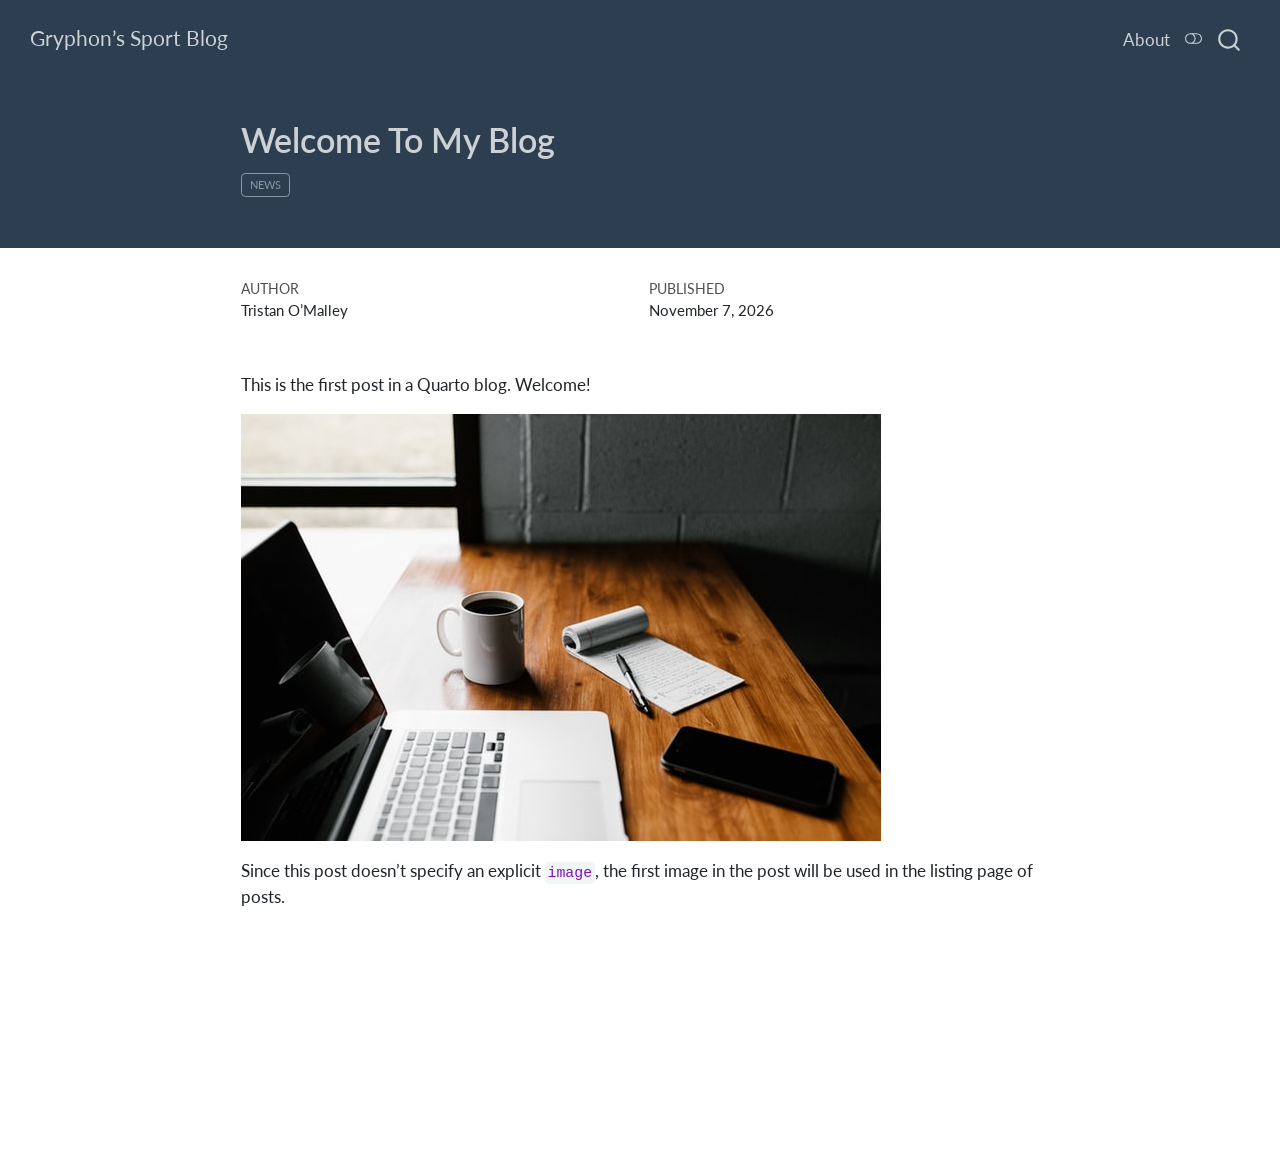
<file: posts/welcome/index.html>
<!DOCTYPE html>
<html xmlns="http://www.w3.org/1999/xhtml" lang="en" xml:lang="en"><head>

<meta charset="utf-8">
<meta name="generator" content="quarto-1.9.38">

<meta name="viewport" content="width=device-width, initial-scale=1.0, user-scalable=yes">

<meta name="author" content="Tristan O’Malley">
<meta name="dcterms.date" content="2026-11-07">

<title>Welcome To My Blog – Gryphon’s Sport Blog</title>
<style>
/* Default styles provided by pandoc.
** See https://pandoc.org/MANUAL.html#variables-for-html for config info.
*/
code{white-space: pre-wrap;}
span.smallcaps{font-variant: small-caps;}
div.columns{display: flex; gap: min(4vw, 1.5em);}
div.column{flex: auto; overflow-x: auto;}
div.hanging-indent{margin-left: 1.5em; text-indent: -1.5em;}
ul.task-list{list-style: none;}
ul.task-list li input[type="checkbox"] {
  width: 0.8em;
  margin: 0 0.8em 0.2em -1em; /* quarto-specific, see https://github.com/quarto-dev/quarto-cli/issues/4556 */ 
  vertical-align: middle;
}
</style>


<script src="../../site_libs/quarto-nav/quarto-nav.js"></script>
<script src="../../site_libs/quarto-nav/headroom.min.js"></script>
<script src="../../site_libs/clipboard/clipboard.min.js"></script>
<script src="../../site_libs/quarto-search/autocomplete.umd.js"></script>
<script src="../../site_libs/quarto-search/fuse.min.js"></script>
<script src="../../site_libs/quarto-search/quarto-search.js"></script>
<meta name="quarto:offset" content="../../">
<link href="../../logo.png" rel="icon" type="image/png">
<script src="../../site_libs/quarto-html/quarto.js" type="module"></script>
<script src="../../site_libs/quarto-html/tabsets/tabsets.js" type="module"></script>
<script src="../../site_libs/quarto-html/popper.min.js"></script>
<script src="../../site_libs/quarto-html/tippy.umd.min.js"></script>
<script src="../../site_libs/quarto-html/anchor.min.js"></script>
<link href="../../site_libs/quarto-html/tippy.css" rel="stylesheet">
<link href="../../site_libs/quarto-html/quarto-syntax-highlighting-15634bcf2e68342d4ad2dfa704d543f6.css" rel="stylesheet" class="quarto-color-scheme" id="quarto-text-highlighting-styles">
<link href="../../site_libs/quarto-html/quarto-syntax-highlighting-dark-0a6b7249c26820e032cb0bd839ff02b1.css" rel="stylesheet" class="quarto-color-scheme quarto-color-alternate" id="quarto-text-highlighting-styles">
<link href="../../site_libs/quarto-html/quarto-syntax-highlighting-15634bcf2e68342d4ad2dfa704d543f6.css" rel="stylesheet" class="quarto-color-scheme-extra" id="quarto-text-highlighting-styles">
<script src="../../site_libs/bootstrap/bootstrap.min.js"></script>
<link href="../../site_libs/bootstrap/bootstrap-icons.css" rel="stylesheet">
<link href="../../site_libs/bootstrap/bootstrap-6033a600180109c3731f6a886c29932c.min.css" rel="stylesheet" append-hash="true" class="quarto-color-scheme" id="quarto-bootstrap" data-mode="light">
<link href="../../site_libs/bootstrap/bootstrap-dark-05ad5c04182ae40a1da91fd291b82df0.min.css" rel="stylesheet" append-hash="true" class="quarto-color-scheme quarto-color-alternate" id="quarto-bootstrap" data-mode="dark">
<link href="../../site_libs/bootstrap/bootstrap-6033a600180109c3731f6a886c29932c.min.css" rel="stylesheet" append-hash="true" class="quarto-color-scheme-extra" id="quarto-bootstrap" data-mode="light">
<script id="quarto-search-options" type="application/json">{
  "location": "navbar",
  "copy-button": false,
  "collapse-after": 3,
  "panel-placement": "end",
  "type": "overlay",
  "limit": 50,
  "keyboard-shortcut": [
    "f",
    "/",
    "s"
  ],
  "show-item-context": false,
  "language": {
    "search-no-results-text": "No results",
    "search-matching-documents-text": "matching documents",
    "search-copy-link-title": "Copy link to search",
    "search-hide-matches-text": "Hide additional matches",
    "search-more-match-text": "more match in this document",
    "search-more-matches-text": "more matches in this document",
    "search-clear-button-title": "Clear",
    "search-text-placeholder": "",
    "search-detached-cancel-button-title": "Cancel",
    "search-submit-button-title": "Submit",
    "search-label": "Search"
  }
}</script>


<link rel="stylesheet" href="../../styles.css">
</head>

<body class="nav-fixed fullcontent quarto-light"><script id="quarto-html-before-body" type="application/javascript">
    const toggleBodyColorMode = (bsSheetEl) => {
      const mode = bsSheetEl.getAttribute("data-mode");
      const bodyEl = window.document.querySelector("body");
      if (mode === "dark") {
        bodyEl.classList.add("quarto-dark");
        bodyEl.classList.remove("quarto-light");
      } else {
        bodyEl.classList.add("quarto-light");
        bodyEl.classList.remove("quarto-dark");
      }
    }
    const toggleBodyColorPrimary = () => {
      const bsSheetEl = window.document.querySelector("link#quarto-bootstrap:not([rel=disabled-stylesheet])");
      if (bsSheetEl) {
        toggleBodyColorMode(bsSheetEl);
      }
    }
    const setColorSchemeToggle = (alternate) => {
      const toggles = window.document.querySelectorAll('.quarto-color-scheme-toggle');
      for (let i=0; i < toggles.length; i++) {
        const toggle = toggles[i];
        if (toggle) {
          if (alternate) {
            toggle.classList.add("alternate");
          } else {
            toggle.classList.remove("alternate");
          }
        }
      }
    };
    const toggleColorMode = (alternate) => {
      // Switch the stylesheets
      const primaryStylesheets = window.document.querySelectorAll('link.quarto-color-scheme:not(.quarto-color-alternate)');
      const alternateStylesheets = window.document.querySelectorAll('link.quarto-color-scheme.quarto-color-alternate');
      manageTransitions('#quarto-margin-sidebar .nav-link', false);
      if (alternate) {
        // note: dark is layered on light, we don't disable primary!
        enableStylesheet(alternateStylesheets);
        for (const sheetNode of alternateStylesheets) {
          if (sheetNode.id === "quarto-bootstrap") {
            toggleBodyColorMode(sheetNode);
          }
        }
      } else {
        disableStylesheet(alternateStylesheets);
        enableStylesheet(primaryStylesheets)
        toggleBodyColorPrimary();
      }
      manageTransitions('#quarto-margin-sidebar .nav-link', true);
      // Switch the toggles
      setColorSchemeToggle(alternate)
      // Hack to workaround the fact that safari doesn't
      // properly recolor the scrollbar when toggling (#1455)
      if (navigator.userAgent.indexOf('Safari') > 0 && navigator.userAgent.indexOf('Chrome') == -1) {
        manageTransitions("body", false);
        window.scrollTo(0, 1);
        setTimeout(() => {
          window.scrollTo(0, 0);
          manageTransitions("body", true);
        }, 40);
      }
    }
    const disableStylesheet = (stylesheets) => {
      for (let i=0; i < stylesheets.length; i++) {
        const stylesheet = stylesheets[i];
        stylesheet.rel = 'disabled-stylesheet';
      }
    }
    const enableStylesheet = (stylesheets) => {
      for (let i=0; i < stylesheets.length; i++) {
        const stylesheet = stylesheets[i];
        if(stylesheet.rel !== 'stylesheet') { // for Chrome, which will still FOUC without this check
          stylesheet.rel = 'stylesheet';
        }
      }
    }
    const manageTransitions = (selector, allowTransitions) => {
      const els = window.document.querySelectorAll(selector);
      for (let i=0; i < els.length; i++) {
        const el = els[i];
        if (allowTransitions) {
          el.classList.remove('notransition');
        } else {
          el.classList.add('notransition');
        }
      }
    }
    const isFileUrl = () => {
      return window.location.protocol === 'file:';
    }
    const hasAlternateSentinel = () => {
      let styleSentinel = getColorSchemeSentinel();
      if (styleSentinel !== null) {
        return styleSentinel === "alternate";
      } else {
        return false;
      }
    }
    const setStyleSentinel = (alternate) => {
      const value = alternate ? "alternate" : "default";
      if (!isFileUrl()) {
        window.localStorage.setItem("quarto-color-scheme", value);
      } else {
        localAlternateSentinel = value;
      }
    }
    const getColorSchemeSentinel = () => {
      if (!isFileUrl()) {
        const storageValue = window.localStorage.getItem("quarto-color-scheme");
        return storageValue != null ? storageValue : localAlternateSentinel;
      } else {
        return localAlternateSentinel;
      }
    }
    const toggleGiscusIfUsed = (isAlternate, darkModeDefault) => {
      const baseTheme = document.querySelector('#giscus-base-theme')?.value ?? 'light';
      const alternateTheme = document.querySelector('#giscus-alt-theme')?.value ?? 'dark';
      let newTheme = '';
      if(authorPrefersDark) {
        newTheme = isAlternate ? baseTheme : alternateTheme;
      } else {
        newTheme = isAlternate ? alternateTheme : baseTheme;
      }
      const changeGiscusTheme = () => {
        // From: https://github.com/giscus/giscus/issues/336
        const sendMessage = (message) => {
          const iframe = document.querySelector('iframe.giscus-frame');
          if (!iframe) return;
          iframe.contentWindow.postMessage({ giscus: message }, 'https://giscus.app');
        }
        sendMessage({
          setConfig: {
            theme: newTheme
          }
        });
      }
      const isGiscussLoaded = window.document.querySelector('iframe.giscus-frame') !== null;
      if (isGiscussLoaded) {
        changeGiscusTheme();
      }
    };
    const authorPrefersDark = false;
    const darkModeDefault = authorPrefersDark;
      document.querySelector('link#quarto-text-highlighting-styles.quarto-color-scheme-extra').rel = 'disabled-stylesheet';
      document.querySelector('link#quarto-bootstrap.quarto-color-scheme-extra').rel = 'disabled-stylesheet';
    let localAlternateSentinel = darkModeDefault ? 'alternate' : 'default';
    // Dark / light mode switch
    window.quartoToggleColorScheme = () => {
      // Read the current dark / light value
      let toAlternate = !hasAlternateSentinel();
      toggleColorMode(toAlternate);
      setStyleSentinel(toAlternate);
      toggleGiscusIfUsed(toAlternate, darkModeDefault);
      window.dispatchEvent(new Event('resize'));
    };
    // Switch to dark mode if need be
    if (hasAlternateSentinel()) {
      toggleColorMode(true);
    } else {
      toggleColorMode(false);
    }
  </script>

<div id="quarto-search-results"></div>
  <header id="quarto-header" class="headroom fixed-top quarto-banner">
    <nav class="navbar navbar-expand-lg " data-bs-theme="dark">
      <div class="navbar-container container-fluid">
      <div class="navbar-brand-container mx-auto">
    <a class="navbar-brand" href="../../index.html">
    <span class="navbar-title">Gryphon’s Sport Blog</span>
    </a>
  </div>
            <div id="quarto-search" class="" title="Search"></div>
          <button class="navbar-toggler" type="button" data-bs-toggle="collapse" data-bs-target="#navbarCollapse" aria-controls="navbarCollapse" role="menu" aria-expanded="false" aria-label="Toggle navigation" onclick="if (window.quartoToggleHeadroom) { window.quartoToggleHeadroom(); }">
  <span class="navbar-toggler-icon"></span>
</button>
          <div class="collapse navbar-collapse" id="navbarCollapse">
            <ul class="navbar-nav navbar-nav-scroll ms-auto">
  <li class="nav-item">
    <a class="nav-link" href="../../about.html"> 
<span class="menu-text">About</span></a>
  </li>  
</ul>
          </div> <!-- /navcollapse -->
            <div class="quarto-navbar-tools">
  <a href="" class="quarto-color-scheme-toggle quarto-navigation-tool  px-1" onclick="window.quartoToggleColorScheme(); return false;" title="Toggle dark mode"><i class="bi"></i></a>
</div>
      </div> <!-- /container-fluid -->
    </nav>
</header>
<!-- content -->
<header id="title-block-header" class="quarto-title-block default page-columns page-full">
  <div class="quarto-title-banner page-columns page-full">
    <div class="quarto-title column-body">
      <h1 class="title">Welcome To My Blog</h1>
                                <div class="quarto-categories">
                <div class="quarto-category">news</div>
              </div>
                  </div>
  </div>
    
  
  <div class="quarto-title-meta">

      <div>
      <div class="quarto-title-meta-heading">Author</div>
      <div class="quarto-title-meta-contents">
               <p>Tristan O’Malley </p>
            </div>
    </div>
      
      <div>
      <div class="quarto-title-meta-heading">Published</div>
      <div class="quarto-title-meta-contents">
        <p class="date">November 7, 2026</p>
      </div>
    </div>
    
      
    </div>
    
  
  </header><div id="quarto-content" class="quarto-container page-columns page-rows-contents page-layout-article page-navbar">
<!-- sidebar -->
<!-- margin-sidebar -->
    
<!-- main -->
<main class="content quarto-banner-title-block" id="quarto-document-content">






<p>This is the first post in a Quarto blog. Welcome!</p>
<p><img src="thumbnail.jpg" class="img-fluid"></p>
<p>Since this post doesn’t specify an explicit <code>image</code>, the first image in the post will be used in the listing page of posts.</p>



</main> <!-- /main -->
<script id="quarto-html-after-body" type="application/javascript">
  window.document.addEventListener("DOMContentLoaded", function (event) {
    // Ensure there is a toggle, if there isn't float one in the top right
    if (window.document.querySelector('.quarto-color-scheme-toggle') === null) {
      const a = window.document.createElement('a');
      a.classList.add('top-right');
      a.classList.add('quarto-color-scheme-toggle');
      a.href = "";
      a.onclick = function() { try { window.quartoToggleColorScheme(); } catch {} return false; };
      const i = window.document.createElement("i");
      i.classList.add('bi');
      a.appendChild(i);
      window.document.body.appendChild(a);
    }
    setColorSchemeToggle(hasAlternateSentinel())
    const icon = "";
    const anchorJS = new window.AnchorJS();
    anchorJS.options = {
      placement: 'right',
      icon: icon
    };
    anchorJS.add('.anchored');
    const isCodeAnnotation = (el) => {
      for (const clz of el.classList) {
        if (clz.startsWith('code-annotation-')) {                     
          return true;
        }
      }
      return false;
    }
    const onCopySuccess = function(e) {
      // button target
      const button = e.trigger;
      // don't keep focus
      button.blur();
      // flash "checked"
      button.classList.add('code-copy-button-checked');
      var currentTitle = button.getAttribute("title");
      button.setAttribute("title", "Copied!");
      let tooltip;
      if (window.bootstrap) {
        button.setAttribute("data-bs-toggle", "tooltip");
        button.setAttribute("data-bs-placement", "left");
        button.setAttribute("data-bs-title", "Copied!");
        tooltip = new bootstrap.Tooltip(button, 
          { trigger: "manual", 
            customClass: "code-copy-button-tooltip",
            offset: [0, -8]});
        tooltip.show();    
      }
      setTimeout(function() {
        if (tooltip) {
          tooltip.hide();
          button.removeAttribute("data-bs-title");
          button.removeAttribute("data-bs-toggle");
          button.removeAttribute("data-bs-placement");
        }
        button.setAttribute("title", currentTitle);
        button.classList.remove('code-copy-button-checked');
      }, 1000);
      // clear code selection
      e.clearSelection();
    }
    const getTextToCopy = function(trigger) {
      const outerScaffold = trigger.parentElement.cloneNode(true);
      const codeEl = outerScaffold.querySelector('code');
      for (const childEl of codeEl.children) {
        if (isCodeAnnotation(childEl)) {
          childEl.remove();
        }
      }
      return codeEl.innerText;
    }
    const clipboard = new window.ClipboardJS('.code-copy-button:not([data-in-quarto-modal])', {
      text: getTextToCopy
    });
    clipboard.on('success', onCopySuccess);
    if (window.document.getElementById('quarto-embedded-source-code-modal')) {
      const clipboardModal = new window.ClipboardJS('.code-copy-button[data-in-quarto-modal]', {
        text: getTextToCopy,
        container: window.document.getElementById('quarto-embedded-source-code-modal')
      });
      clipboardModal.on('success', onCopySuccess);
    }
      var localhostRegex = new RegExp(/^(?:http|https):\/\/localhost\:?[0-9]*\//);
      var mailtoRegex = new RegExp(/^mailto:/);
        var filterRegex = new RegExp('/' + window.location.host + '/');
      var isInternal = (href) => {
          return filterRegex.test(href) || localhostRegex.test(href) || mailtoRegex.test(href);
      }
      // Inspect non-navigation links and adorn them if external
     var links = window.document.querySelectorAll('a[href]:not(.nav-link):not(.navbar-brand):not(.toc-action):not(.sidebar-link):not(.sidebar-item-toggle):not(.pagination-link):not(.no-external):not([aria-hidden]):not(.dropdown-item):not(.quarto-navigation-tool):not(.about-link)');
      for (var i=0; i<links.length; i++) {
        const link = links[i];
        if (!isInternal(link.href)) {
          // undo the damage that might have been done by quarto-nav.js in the case of
          // links that we want to consider external
          if (link.dataset.originalHref !== undefined) {
            link.href = link.dataset.originalHref;
          }
        }
      }
    function tippyHover(el, contentFn, onTriggerFn, onUntriggerFn) {
      const config = {
        allowHTML: true,
        maxWidth: 500,
        delay: 100,
        arrow: false,
        appendTo: function(el) {
            return el.parentElement;
        },
        interactive: true,
        interactiveBorder: 10,
        theme: 'quarto',
        placement: 'bottom-start',
      };
      if (contentFn) {
        config.content = contentFn;
      }
      if (onTriggerFn) {
        config.onTrigger = onTriggerFn;
      }
      if (onUntriggerFn) {
        config.onUntrigger = onUntriggerFn;
      }
      window.tippy(el, config); 
    }
    const noterefs = window.document.querySelectorAll('a[role="doc-noteref"]');
    for (var i=0; i<noterefs.length; i++) {
      const ref = noterefs[i];
      tippyHover(ref, function() {
        // use id or data attribute instead here
        let href = ref.getAttribute('data-footnote-href') || ref.getAttribute('href');
        try { href = new URL(href).hash; } catch {}
        const id = href.replace(/^#\/?/, "");
        const note = window.document.getElementById(id);
        if (note) {
          return note.innerHTML;
        } else {
          return "";
        }
      });
    }
    const xrefs = window.document.querySelectorAll('a.quarto-xref');
    const processXRef = (id, note) => {
      // Strip column container classes
      const stripColumnClz = (el) => {
        el.classList.remove("page-full", "page-columns");
        if (el.children) {
          for (const child of el.children) {
            stripColumnClz(child);
          }
        }
      }
      stripColumnClz(note)
      if (id === null || id.startsWith('sec-')) {
        // Special case sections, only their first couple elements
        const container = document.createElement("div");
        if (note.children && note.children.length > 2) {
          container.appendChild(note.children[0].cloneNode(true));
          for (let i = 1; i < note.children.length; i++) {
            const child = note.children[i];
            if (child.tagName === "P" && child.innerText === "") {
              continue;
            } else {
              container.appendChild(child.cloneNode(true));
              break;
            }
          }
          if (window.Quarto?.typesetMath) {
            window.Quarto.typesetMath(container);
          }
          return container.innerHTML
        } else {
          if (window.Quarto?.typesetMath) {
            window.Quarto.typesetMath(note);
          }
          return note.innerHTML;
        }
      } else {
        // Remove any anchor links if they are present
        const anchorLink = note.querySelector('a.anchorjs-link');
        if (anchorLink) {
          anchorLink.remove();
        }
        if (window.Quarto?.typesetMath) {
          window.Quarto.typesetMath(note);
        }
        if (note.classList.contains("callout")) {
          return note.outerHTML;
        } else {
          return note.innerHTML;
        }
      }
    }
    for (var i=0; i<xrefs.length; i++) {
      const xref = xrefs[i];
      tippyHover(xref, undefined, function(instance) {
        instance.disable();
        let url = xref.getAttribute('href');
        let hash = undefined; 
        if (url.startsWith('#')) {
          hash = url;
        } else {
          try { hash = new URL(url).hash; } catch {}
        }
        if (hash) {
          const id = hash.replace(/^#\/?/, "");
          const note = window.document.getElementById(id);
          if (note !== null) {
            try {
              const html = processXRef(id, note.cloneNode(true));
              instance.setContent(html);
            } finally {
              instance.enable();
              instance.show();
            }
          } else {
            // See if we can fetch this
            fetch(url.split('#')[0])
            .then(res => res.text())
            .then(html => {
              const parser = new DOMParser();
              const htmlDoc = parser.parseFromString(html, "text/html");
              const note = htmlDoc.getElementById(id);
              if (note !== null) {
                const html = processXRef(id, note);
                instance.setContent(html);
              } 
            }).finally(() => {
              instance.enable();
              instance.show();
            });
          }
        } else {
          // See if we can fetch a full url (with no hash to target)
          // This is a special case and we should probably do some content thinning / targeting
          fetch(url)
          .then(res => res.text())
          .then(html => {
            const parser = new DOMParser();
            const htmlDoc = parser.parseFromString(html, "text/html");
            const note = htmlDoc.querySelector('main.content');
            if (note !== null) {
              // This should only happen for chapter cross references
              // (since there is no id in the URL)
              // remove the first header
              if (note.children.length > 0 && note.children[0].tagName === "HEADER") {
                note.children[0].remove();
              }
              const html = processXRef(null, note);
              instance.setContent(html);
            } 
          }).finally(() => {
            instance.enable();
            instance.show();
          });
        }
      }, function(instance) {
      });
    }
        let selectedAnnoteEl;
        const selectorForAnnotation = ( cell, annotation) => {
          let cellAttr = 'data-code-cell="' + cell + '"';
          let lineAttr = 'data-code-annotation="' +  annotation + '"';
          const selector = 'span[' + cellAttr + '][' + lineAttr + ']';
          return selector;
        }
        const selectCodeLines = (annoteEl) => {
          const doc = window.document;
          const targetCell = annoteEl.getAttribute("data-target-cell");
          const targetAnnotation = annoteEl.getAttribute("data-target-annotation");
          const annoteSpan = window.document.querySelector(selectorForAnnotation(targetCell, targetAnnotation));
          const lines = annoteSpan.getAttribute("data-code-lines").split(",");
          const lineIds = lines.map((line) => {
            return targetCell + "-" + line;
          })
          let top = null;
          let height = null;
          let parent = null;
          if (lineIds.length > 0) {
              //compute the position of the single el (top and bottom and make a div)
              const el = window.document.getElementById(lineIds[0]);
              top = el.offsetTop;
              height = el.offsetHeight;
              parent = el.parentElement.parentElement;
            if (lineIds.length > 1) {
              const lastEl = window.document.getElementById(lineIds[lineIds.length - 1]);
              const bottom = lastEl.offsetTop + lastEl.offsetHeight;
              height = bottom - top;
            }
            if (top !== null && height !== null && parent !== null) {
              // cook up a div (if necessary) and position it 
              let div = window.document.getElementById("code-annotation-line-highlight");
              if (div === null) {
                div = window.document.createElement("div");
                div.setAttribute("id", "code-annotation-line-highlight");
                div.style.position = 'absolute';
                parent.appendChild(div);
              }
              div.style.top = top - 2 + "px";
              div.style.height = height + 4 + "px";
              div.style.left = 0;
              let gutterDiv = window.document.getElementById("code-annotation-line-highlight-gutter");
              if (gutterDiv === null) {
                gutterDiv = window.document.createElement("div");
                gutterDiv.setAttribute("id", "code-annotation-line-highlight-gutter");
                gutterDiv.style.position = 'absolute';
                const codeCell = window.document.getElementById(targetCell);
                const gutter = codeCell.querySelector('.code-annotation-gutter');
                gutter.appendChild(gutterDiv);
              }
              gutterDiv.style.top = top - 2 + "px";
              gutterDiv.style.height = height + 4 + "px";
            }
            selectedAnnoteEl = annoteEl;
          }
        };
        const unselectCodeLines = () => {
          const elementsIds = ["code-annotation-line-highlight", "code-annotation-line-highlight-gutter"];
          elementsIds.forEach((elId) => {
            const div = window.document.getElementById(elId);
            if (div) {
              div.remove();
            }
          });
          selectedAnnoteEl = undefined;
        };
          // Handle positioning of the toggle
      window.addEventListener(
        "resize",
        throttle(() => {
          elRect = undefined;
          if (selectedAnnoteEl) {
            selectCodeLines(selectedAnnoteEl);
          }
        }, 10)
      );
      function throttle(fn, ms) {
      let throttle = false;
      let timer;
        return (...args) => {
          if(!throttle) { // first call gets through
              fn.apply(this, args);
              throttle = true;
          } else { // all the others get throttled
              if(timer) clearTimeout(timer); // cancel #2
              timer = setTimeout(() => {
                fn.apply(this, args);
                timer = throttle = false;
              }, ms);
          }
        };
      }
        // Attach click handler to the DT
        const annoteDls = window.document.querySelectorAll('dt[data-target-cell]');
        for (const annoteDlNode of annoteDls) {
          annoteDlNode.addEventListener('click', (event) => {
            const clickedEl = event.target;
            if (clickedEl !== selectedAnnoteEl) {
              unselectCodeLines();
              const activeEl = window.document.querySelector('dt[data-target-cell].code-annotation-active');
              if (activeEl) {
                activeEl.classList.remove('code-annotation-active');
              }
              selectCodeLines(clickedEl);
              clickedEl.classList.add('code-annotation-active');
            } else {
              // Unselect the line
              unselectCodeLines();
              clickedEl.classList.remove('code-annotation-active');
            }
          });
        }
    const findCites = (el) => {
      const parentEl = el.parentElement;
      if (parentEl) {
        const cites = parentEl.dataset.cites;
        if (cites) {
          return {
            el,
            cites: cites.split(' ')
          };
        } else {
          return findCites(el.parentElement)
        }
      } else {
        return undefined;
      }
    };
    var bibliorefs = window.document.querySelectorAll('a[role="doc-biblioref"]');
    for (var i=0; i<bibliorefs.length; i++) {
      const ref = bibliorefs[i];
      const citeInfo = findCites(ref);
      if (citeInfo) {
        tippyHover(citeInfo.el, function() {
          var popup = window.document.createElement('div');
          citeInfo.cites.forEach(function(cite) {
            var citeDiv = window.document.createElement('div');
            citeDiv.classList.add('hanging-indent');
            citeDiv.classList.add('csl-entry');
            var biblioDiv = window.document.getElementById('ref-' + cite);
            if (biblioDiv) {
              citeDiv.innerHTML = biblioDiv.innerHTML;
            }
            popup.appendChild(citeDiv);
          });
          return popup.innerHTML;
        });
      }
    }
  });
  </script>
</div> <!-- /content -->




</body></html>
</file>
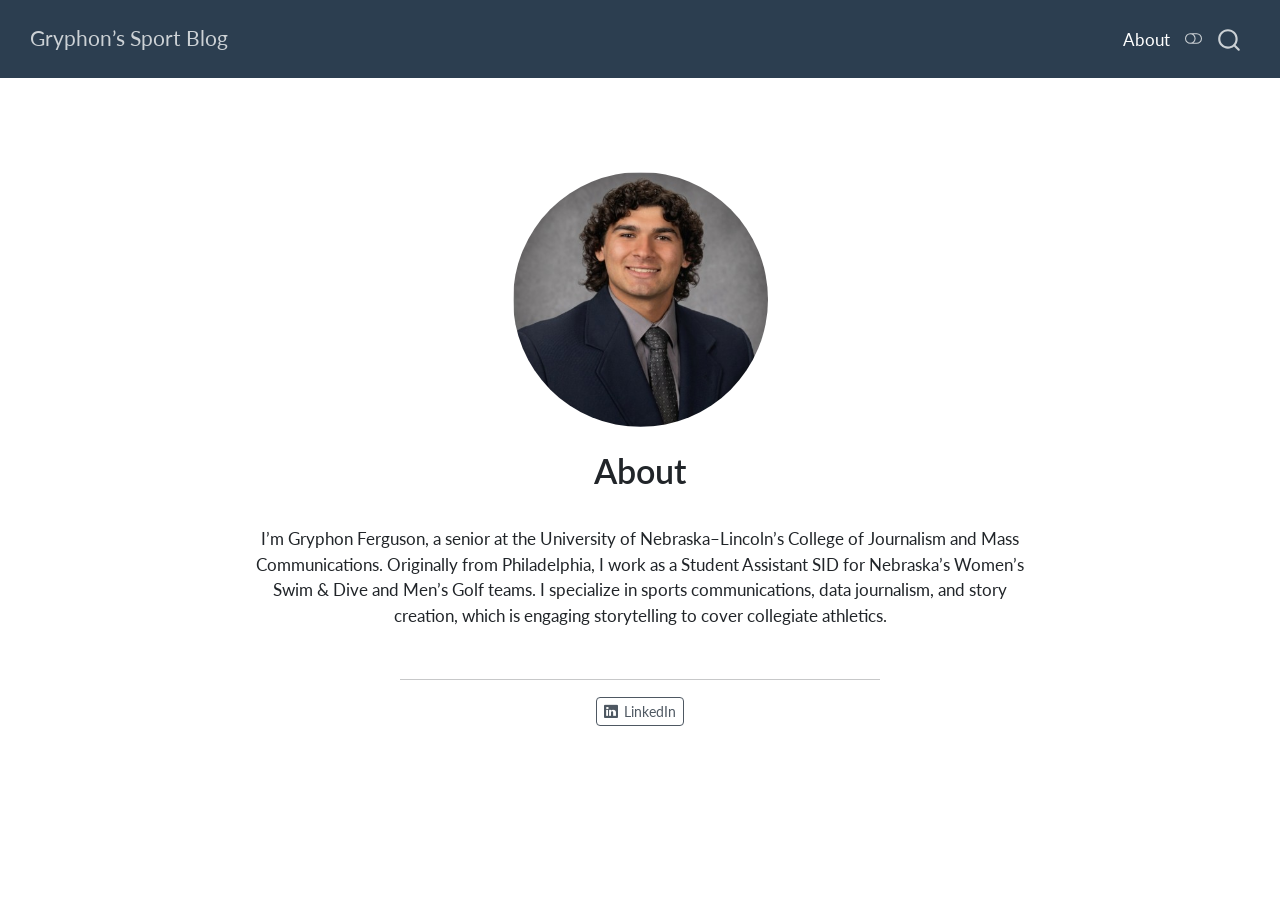
<file: about.html>
<!DOCTYPE html>
<html xmlns="http://www.w3.org/1999/xhtml" lang="en" xml:lang="en"><head>

<meta charset="utf-8">
<meta name="generator" content="quarto-1.9.38">

<meta name="viewport" content="width=device-width, initial-scale=1.0, user-scalable=yes">


<title>About – Gryphon’s Sport Blog</title>
<style>
/* Default styles provided by pandoc.
** See https://pandoc.org/MANUAL.html#variables-for-html for config info.
*/
code{white-space: pre-wrap;}
span.smallcaps{font-variant: small-caps;}
div.columns{display: flex; gap: min(4vw, 1.5em);}
div.column{flex: auto; overflow-x: auto;}
div.hanging-indent{margin-left: 1.5em; text-indent: -1.5em;}
ul.task-list{list-style: none;}
ul.task-list li input[type="checkbox"] {
  width: 0.8em;
  margin: 0 0.8em 0.2em -1em; /* quarto-specific, see https://github.com/quarto-dev/quarto-cli/issues/4556 */ 
  vertical-align: middle;
}
</style>


<script src="site_libs/quarto-nav/quarto-nav.js"></script>
<script src="site_libs/quarto-nav/headroom.min.js"></script>
<script src="site_libs/clipboard/clipboard.min.js"></script>
<script src="site_libs/quarto-search/autocomplete.umd.js"></script>
<script src="site_libs/quarto-search/fuse.min.js"></script>
<script src="site_libs/quarto-search/quarto-search.js"></script>
<meta name="quarto:offset" content="./">
<link href="./logo.png" rel="icon" type="image/png">
<script src="site_libs/quarto-html/quarto.js" type="module"></script>
<script src="site_libs/quarto-html/tabsets/tabsets.js" type="module"></script>
<script src="site_libs/quarto-html/popper.min.js"></script>
<script src="site_libs/quarto-html/tippy.umd.min.js"></script>
<link href="site_libs/quarto-html/tippy.css" rel="stylesheet">
<link href="site_libs/quarto-html/quarto-syntax-highlighting-15634bcf2e68342d4ad2dfa704d543f6.css" rel="stylesheet" class="quarto-color-scheme" id="quarto-text-highlighting-styles">
<link href="site_libs/quarto-html/quarto-syntax-highlighting-dark-0a6b7249c26820e032cb0bd839ff02b1.css" rel="stylesheet" class="quarto-color-scheme quarto-color-alternate" id="quarto-text-highlighting-styles">
<link href="site_libs/quarto-html/quarto-syntax-highlighting-15634bcf2e68342d4ad2dfa704d543f6.css" rel="stylesheet" class="quarto-color-scheme-extra" id="quarto-text-highlighting-styles">
<script src="site_libs/bootstrap/bootstrap.min.js"></script>
<link href="site_libs/bootstrap/bootstrap-icons.css" rel="stylesheet">
<link href="site_libs/bootstrap/bootstrap-6033a600180109c3731f6a886c29932c.min.css" rel="stylesheet" append-hash="true" class="quarto-color-scheme" id="quarto-bootstrap" data-mode="light">
<link href="site_libs/bootstrap/bootstrap-dark-05ad5c04182ae40a1da91fd291b82df0.min.css" rel="stylesheet" append-hash="true" class="quarto-color-scheme quarto-color-alternate" id="quarto-bootstrap" data-mode="dark">
<link href="site_libs/bootstrap/bootstrap-6033a600180109c3731f6a886c29932c.min.css" rel="stylesheet" append-hash="true" class="quarto-color-scheme-extra" id="quarto-bootstrap" data-mode="light">
<script id="quarto-search-options" type="application/json">{
  "location": "navbar",
  "copy-button": false,
  "collapse-after": 3,
  "panel-placement": "end",
  "type": "overlay",
  "limit": 50,
  "keyboard-shortcut": [
    "f",
    "/",
    "s"
  ],
  "show-item-context": false,
  "language": {
    "search-no-results-text": "No results",
    "search-matching-documents-text": "matching documents",
    "search-copy-link-title": "Copy link to search",
    "search-hide-matches-text": "Hide additional matches",
    "search-more-match-text": "more match in this document",
    "search-more-matches-text": "more matches in this document",
    "search-clear-button-title": "Clear",
    "search-text-placeholder": "",
    "search-detached-cancel-button-title": "Cancel",
    "search-submit-button-title": "Submit",
    "search-label": "Search"
  }
}</script>


<link rel="stylesheet" href="styles.css">
</head>

<body class="nav-fixed fullcontent quarto-light"><script id="quarto-html-before-body" type="application/javascript">
    const toggleBodyColorMode = (bsSheetEl) => {
      const mode = bsSheetEl.getAttribute("data-mode");
      const bodyEl = window.document.querySelector("body");
      if (mode === "dark") {
        bodyEl.classList.add("quarto-dark");
        bodyEl.classList.remove("quarto-light");
      } else {
        bodyEl.classList.add("quarto-light");
        bodyEl.classList.remove("quarto-dark");
      }
    }
    const toggleBodyColorPrimary = () => {
      const bsSheetEl = window.document.querySelector("link#quarto-bootstrap:not([rel=disabled-stylesheet])");
      if (bsSheetEl) {
        toggleBodyColorMode(bsSheetEl);
      }
    }
    const setColorSchemeToggle = (alternate) => {
      const toggles = window.document.querySelectorAll('.quarto-color-scheme-toggle');
      for (let i=0; i < toggles.length; i++) {
        const toggle = toggles[i];
        if (toggle) {
          if (alternate) {
            toggle.classList.add("alternate");
          } else {
            toggle.classList.remove("alternate");
          }
        }
      }
    };
    const toggleColorMode = (alternate) => {
      // Switch the stylesheets
      const primaryStylesheets = window.document.querySelectorAll('link.quarto-color-scheme:not(.quarto-color-alternate)');
      const alternateStylesheets = window.document.querySelectorAll('link.quarto-color-scheme.quarto-color-alternate');
      manageTransitions('#quarto-margin-sidebar .nav-link', false);
      if (alternate) {
        // note: dark is layered on light, we don't disable primary!
        enableStylesheet(alternateStylesheets);
        for (const sheetNode of alternateStylesheets) {
          if (sheetNode.id === "quarto-bootstrap") {
            toggleBodyColorMode(sheetNode);
          }
        }
      } else {
        disableStylesheet(alternateStylesheets);
        enableStylesheet(primaryStylesheets)
        toggleBodyColorPrimary();
      }
      manageTransitions('#quarto-margin-sidebar .nav-link', true);
      // Switch the toggles
      setColorSchemeToggle(alternate)
      // Hack to workaround the fact that safari doesn't
      // properly recolor the scrollbar when toggling (#1455)
      if (navigator.userAgent.indexOf('Safari') > 0 && navigator.userAgent.indexOf('Chrome') == -1) {
        manageTransitions("body", false);
        window.scrollTo(0, 1);
        setTimeout(() => {
          window.scrollTo(0, 0);
          manageTransitions("body", true);
        }, 40);
      }
    }
    const disableStylesheet = (stylesheets) => {
      for (let i=0; i < stylesheets.length; i++) {
        const stylesheet = stylesheets[i];
        stylesheet.rel = 'disabled-stylesheet';
      }
    }
    const enableStylesheet = (stylesheets) => {
      for (let i=0; i < stylesheets.length; i++) {
        const stylesheet = stylesheets[i];
        if(stylesheet.rel !== 'stylesheet') { // for Chrome, which will still FOUC without this check
          stylesheet.rel = 'stylesheet';
        }
      }
    }
    const manageTransitions = (selector, allowTransitions) => {
      const els = window.document.querySelectorAll(selector);
      for (let i=0; i < els.length; i++) {
        const el = els[i];
        if (allowTransitions) {
          el.classList.remove('notransition');
        } else {
          el.classList.add('notransition');
        }
      }
    }
    const isFileUrl = () => {
      return window.location.protocol === 'file:';
    }
    const hasAlternateSentinel = () => {
      let styleSentinel = getColorSchemeSentinel();
      if (styleSentinel !== null) {
        return styleSentinel === "alternate";
      } else {
        return false;
      }
    }
    const setStyleSentinel = (alternate) => {
      const value = alternate ? "alternate" : "default";
      if (!isFileUrl()) {
        window.localStorage.setItem("quarto-color-scheme", value);
      } else {
        localAlternateSentinel = value;
      }
    }
    const getColorSchemeSentinel = () => {
      if (!isFileUrl()) {
        const storageValue = window.localStorage.getItem("quarto-color-scheme");
        return storageValue != null ? storageValue : localAlternateSentinel;
      } else {
        return localAlternateSentinel;
      }
    }
    const toggleGiscusIfUsed = (isAlternate, darkModeDefault) => {
      const baseTheme = document.querySelector('#giscus-base-theme')?.value ?? 'light';
      const alternateTheme = document.querySelector('#giscus-alt-theme')?.value ?? 'dark';
      let newTheme = '';
      if(authorPrefersDark) {
        newTheme = isAlternate ? baseTheme : alternateTheme;
      } else {
        newTheme = isAlternate ? alternateTheme : baseTheme;
      }
      const changeGiscusTheme = () => {
        // From: https://github.com/giscus/giscus/issues/336
        const sendMessage = (message) => {
          const iframe = document.querySelector('iframe.giscus-frame');
          if (!iframe) return;
          iframe.contentWindow.postMessage({ giscus: message }, 'https://giscus.app');
        }
        sendMessage({
          setConfig: {
            theme: newTheme
          }
        });
      }
      const isGiscussLoaded = window.document.querySelector('iframe.giscus-frame') !== null;
      if (isGiscussLoaded) {
        changeGiscusTheme();
      }
    };
    const authorPrefersDark = false;
    const darkModeDefault = authorPrefersDark;
      document.querySelector('link#quarto-text-highlighting-styles.quarto-color-scheme-extra').rel = 'disabled-stylesheet';
      document.querySelector('link#quarto-bootstrap.quarto-color-scheme-extra').rel = 'disabled-stylesheet';
    let localAlternateSentinel = darkModeDefault ? 'alternate' : 'default';
    // Dark / light mode switch
    window.quartoToggleColorScheme = () => {
      // Read the current dark / light value
      let toAlternate = !hasAlternateSentinel();
      toggleColorMode(toAlternate);
      setStyleSentinel(toAlternate);
      toggleGiscusIfUsed(toAlternate, darkModeDefault);
      window.dispatchEvent(new Event('resize'));
    };
    // Switch to dark mode if need be
    if (hasAlternateSentinel()) {
      toggleColorMode(true);
    } else {
      toggleColorMode(false);
    }
  </script>

<div id="quarto-search-results"></div>
  <header id="quarto-header" class="headroom fixed-top">
    <nav class="navbar navbar-expand-lg " data-bs-theme="dark">
      <div class="navbar-container container-fluid">
      <div class="navbar-brand-container mx-auto">
    <a class="navbar-brand" href="./index.html">
    <span class="navbar-title">Gryphon’s Sport Blog</span>
    </a>
  </div>
            <div id="quarto-search" class="" title="Search"></div>
          <button class="navbar-toggler" type="button" data-bs-toggle="collapse" data-bs-target="#navbarCollapse" aria-controls="navbarCollapse" role="menu" aria-expanded="false" aria-label="Toggle navigation" onclick="if (window.quartoToggleHeadroom) { window.quartoToggleHeadroom(); }">
  <span class="navbar-toggler-icon"></span>
</button>
          <div class="collapse navbar-collapse" id="navbarCollapse">
            <ul class="navbar-nav navbar-nav-scroll ms-auto">
  <li class="nav-item">
    <a class="nav-link active" href="./about.html" aria-current="page"> 
<span class="menu-text">About</span></a>
  </li>  
</ul>
          </div> <!-- /navcollapse -->
            <div class="quarto-navbar-tools">
  <a href="" class="quarto-color-scheme-toggle quarto-navigation-tool  px-1" onclick="window.quartoToggleColorScheme(); return false;" title="Toggle dark mode"><i class="bi"></i></a>
</div>
      </div> <!-- /container-fluid -->
    </nav>
</header>
<!-- content -->
<div id="quarto-content" class="quarto-container page-columns page-rows-contents page-layout-article page-navbar">
<!-- sidebar -->
<!-- margin-sidebar -->
    
<!-- main -->
<div class="quarto-about-jolla">
  <img src="me.jpeg" class="about-image
  round " style="height: 15em; width: 15em;">
 <header id="title-block-header" class="quarto-title-block default">
<div class="quarto-title">
<h1 class="title">About</h1>
</div>
<div class="quarto-title-meta">
  </div>
</header><main class="content" id="quarto-document-content">

<p>I’m Gryphon Ferguson, a senior at the University of Nebraska–Lincoln’s College of Journalism and Mass Communications. Originally from Philadelphia, I work as a Student Assistant SID for Nebraska’s Women’s Swim &amp; Dive and Men’s Golf teams. I specialize in sports communications, data journalism, and story creation, which is engaging storytelling to cover collegiate athletics.</p>


</main> 
  <hr class="about-sep">
   <div class="about-links">
  <a href="https://www.linkedin.com/in/gryphon-ferguson-10a018394/" class="about-link" rel="" target="">
    <i class="bi bi-linkedin"></i>
     <span class="about-link-text">LinkedIn</span>
  </a>
</div>
</div>
 <!-- /main -->
<script id="quarto-html-after-body" type="application/javascript">
  window.document.addEventListener("DOMContentLoaded", function (event) {
    // Ensure there is a toggle, if there isn't float one in the top right
    if (window.document.querySelector('.quarto-color-scheme-toggle') === null) {
      const a = window.document.createElement('a');
      a.classList.add('top-right');
      a.classList.add('quarto-color-scheme-toggle');
      a.href = "";
      a.onclick = function() { try { window.quartoToggleColorScheme(); } catch {} return false; };
      const i = window.document.createElement("i");
      i.classList.add('bi');
      a.appendChild(i);
      window.document.body.appendChild(a);
    }
    setColorSchemeToggle(hasAlternateSentinel())
    const isCodeAnnotation = (el) => {
      for (const clz of el.classList) {
        if (clz.startsWith('code-annotation-')) {                     
          return true;
        }
      }
      return false;
    }
    const onCopySuccess = function(e) {
      // button target
      const button = e.trigger;
      // don't keep focus
      button.blur();
      // flash "checked"
      button.classList.add('code-copy-button-checked');
      var currentTitle = button.getAttribute("title");
      button.setAttribute("title", "Copied!");
      let tooltip;
      if (window.bootstrap) {
        button.setAttribute("data-bs-toggle", "tooltip");
        button.setAttribute("data-bs-placement", "left");
        button.setAttribute("data-bs-title", "Copied!");
        tooltip = new bootstrap.Tooltip(button, 
          { trigger: "manual", 
            customClass: "code-copy-button-tooltip",
            offset: [0, -8]});
        tooltip.show();    
      }
      setTimeout(function() {
        if (tooltip) {
          tooltip.hide();
          button.removeAttribute("data-bs-title");
          button.removeAttribute("data-bs-toggle");
          button.removeAttribute("data-bs-placement");
        }
        button.setAttribute("title", currentTitle);
        button.classList.remove('code-copy-button-checked');
      }, 1000);
      // clear code selection
      e.clearSelection();
    }
    const getTextToCopy = function(trigger) {
      const outerScaffold = trigger.parentElement.cloneNode(true);
      const codeEl = outerScaffold.querySelector('code');
      for (const childEl of codeEl.children) {
        if (isCodeAnnotation(childEl)) {
          childEl.remove();
        }
      }
      return codeEl.innerText;
    }
    const clipboard = new window.ClipboardJS('.code-copy-button:not([data-in-quarto-modal])', {
      text: getTextToCopy
    });
    clipboard.on('success', onCopySuccess);
    if (window.document.getElementById('quarto-embedded-source-code-modal')) {
      const clipboardModal = new window.ClipboardJS('.code-copy-button[data-in-quarto-modal]', {
        text: getTextToCopy,
        container: window.document.getElementById('quarto-embedded-source-code-modal')
      });
      clipboardModal.on('success', onCopySuccess);
    }
      var localhostRegex = new RegExp(/^(?:http|https):\/\/localhost\:?[0-9]*\//);
      var mailtoRegex = new RegExp(/^mailto:/);
        var filterRegex = new RegExp('/' + window.location.host + '/');
      var isInternal = (href) => {
          return filterRegex.test(href) || localhostRegex.test(href) || mailtoRegex.test(href);
      }
      // Inspect non-navigation links and adorn them if external
     var links = window.document.querySelectorAll('a[href]:not(.nav-link):not(.navbar-brand):not(.toc-action):not(.sidebar-link):not(.sidebar-item-toggle):not(.pagination-link):not(.no-external):not([aria-hidden]):not(.dropdown-item):not(.quarto-navigation-tool):not(.about-link)');
      for (var i=0; i<links.length; i++) {
        const link = links[i];
        if (!isInternal(link.href)) {
          // undo the damage that might have been done by quarto-nav.js in the case of
          // links that we want to consider external
          if (link.dataset.originalHref !== undefined) {
            link.href = link.dataset.originalHref;
          }
        }
      }
    function tippyHover(el, contentFn, onTriggerFn, onUntriggerFn) {
      const config = {
        allowHTML: true,
        maxWidth: 500,
        delay: 100,
        arrow: false,
        appendTo: function(el) {
            return el.parentElement;
        },
        interactive: true,
        interactiveBorder: 10,
        theme: 'quarto',
        placement: 'bottom-start',
      };
      if (contentFn) {
        config.content = contentFn;
      }
      if (onTriggerFn) {
        config.onTrigger = onTriggerFn;
      }
      if (onUntriggerFn) {
        config.onUntrigger = onUntriggerFn;
      }
      window.tippy(el, config); 
    }
    const noterefs = window.document.querySelectorAll('a[role="doc-noteref"]');
    for (var i=0; i<noterefs.length; i++) {
      const ref = noterefs[i];
      tippyHover(ref, function() {
        // use id or data attribute instead here
        let href = ref.getAttribute('data-footnote-href') || ref.getAttribute('href');
        try { href = new URL(href).hash; } catch {}
        const id = href.replace(/^#\/?/, "");
        const note = window.document.getElementById(id);
        if (note) {
          return note.innerHTML;
        } else {
          return "";
        }
      });
    }
    const xrefs = window.document.querySelectorAll('a.quarto-xref');
    const processXRef = (id, note) => {
      // Strip column container classes
      const stripColumnClz = (el) => {
        el.classList.remove("page-full", "page-columns");
        if (el.children) {
          for (const child of el.children) {
            stripColumnClz(child);
          }
        }
      }
      stripColumnClz(note)
      if (id === null || id.startsWith('sec-')) {
        // Special case sections, only their first couple elements
        const container = document.createElement("div");
        if (note.children && note.children.length > 2) {
          container.appendChild(note.children[0].cloneNode(true));
          for (let i = 1; i < note.children.length; i++) {
            const child = note.children[i];
            if (child.tagName === "P" && child.innerText === "") {
              continue;
            } else {
              container.appendChild(child.cloneNode(true));
              break;
            }
          }
          if (window.Quarto?.typesetMath) {
            window.Quarto.typesetMath(container);
          }
          return container.innerHTML
        } else {
          if (window.Quarto?.typesetMath) {
            window.Quarto.typesetMath(note);
          }
          return note.innerHTML;
        }
      } else {
        // Remove any anchor links if they are present
        const anchorLink = note.querySelector('a.anchorjs-link');
        if (anchorLink) {
          anchorLink.remove();
        }
        if (window.Quarto?.typesetMath) {
          window.Quarto.typesetMath(note);
        }
        if (note.classList.contains("callout")) {
          return note.outerHTML;
        } else {
          return note.innerHTML;
        }
      }
    }
    for (var i=0; i<xrefs.length; i++) {
      const xref = xrefs[i];
      tippyHover(xref, undefined, function(instance) {
        instance.disable();
        let url = xref.getAttribute('href');
        let hash = undefined; 
        if (url.startsWith('#')) {
          hash = url;
        } else {
          try { hash = new URL(url).hash; } catch {}
        }
        if (hash) {
          const id = hash.replace(/^#\/?/, "");
          const note = window.document.getElementById(id);
          if (note !== null) {
            try {
              const html = processXRef(id, note.cloneNode(true));
              instance.setContent(html);
            } finally {
              instance.enable();
              instance.show();
            }
          } else {
            // See if we can fetch this
            fetch(url.split('#')[0])
            .then(res => res.text())
            .then(html => {
              const parser = new DOMParser();
              const htmlDoc = parser.parseFromString(html, "text/html");
              const note = htmlDoc.getElementById(id);
              if (note !== null) {
                const html = processXRef(id, note);
                instance.setContent(html);
              } 
            }).finally(() => {
              instance.enable();
              instance.show();
            });
          }
        } else {
          // See if we can fetch a full url (with no hash to target)
          // This is a special case and we should probably do some content thinning / targeting
          fetch(url)
          .then(res => res.text())
          .then(html => {
            const parser = new DOMParser();
            const htmlDoc = parser.parseFromString(html, "text/html");
            const note = htmlDoc.querySelector('main.content');
            if (note !== null) {
              // This should only happen for chapter cross references
              // (since there is no id in the URL)
              // remove the first header
              if (note.children.length > 0 && note.children[0].tagName === "HEADER") {
                note.children[0].remove();
              }
              const html = processXRef(null, note);
              instance.setContent(html);
            } 
          }).finally(() => {
            instance.enable();
            instance.show();
          });
        }
      }, function(instance) {
      });
    }
        let selectedAnnoteEl;
        const selectorForAnnotation = ( cell, annotation) => {
          let cellAttr = 'data-code-cell="' + cell + '"';
          let lineAttr = 'data-code-annotation="' +  annotation + '"';
          const selector = 'span[' + cellAttr + '][' + lineAttr + ']';
          return selector;
        }
        const selectCodeLines = (annoteEl) => {
          const doc = window.document;
          const targetCell = annoteEl.getAttribute("data-target-cell");
          const targetAnnotation = annoteEl.getAttribute("data-target-annotation");
          const annoteSpan = window.document.querySelector(selectorForAnnotation(targetCell, targetAnnotation));
          const lines = annoteSpan.getAttribute("data-code-lines").split(",");
          const lineIds = lines.map((line) => {
            return targetCell + "-" + line;
          })
          let top = null;
          let height = null;
          let parent = null;
          if (lineIds.length > 0) {
              //compute the position of the single el (top and bottom and make a div)
              const el = window.document.getElementById(lineIds[0]);
              top = el.offsetTop;
              height = el.offsetHeight;
              parent = el.parentElement.parentElement;
            if (lineIds.length > 1) {
              const lastEl = window.document.getElementById(lineIds[lineIds.length - 1]);
              const bottom = lastEl.offsetTop + lastEl.offsetHeight;
              height = bottom - top;
            }
            if (top !== null && height !== null && parent !== null) {
              // cook up a div (if necessary) and position it 
              let div = window.document.getElementById("code-annotation-line-highlight");
              if (div === null) {
                div = window.document.createElement("div");
                div.setAttribute("id", "code-annotation-line-highlight");
                div.style.position = 'absolute';
                parent.appendChild(div);
              }
              div.style.top = top - 2 + "px";
              div.style.height = height + 4 + "px";
              div.style.left = 0;
              let gutterDiv = window.document.getElementById("code-annotation-line-highlight-gutter");
              if (gutterDiv === null) {
                gutterDiv = window.document.createElement("div");
                gutterDiv.setAttribute("id", "code-annotation-line-highlight-gutter");
                gutterDiv.style.position = 'absolute';
                const codeCell = window.document.getElementById(targetCell);
                const gutter = codeCell.querySelector('.code-annotation-gutter');
                gutter.appendChild(gutterDiv);
              }
              gutterDiv.style.top = top - 2 + "px";
              gutterDiv.style.height = height + 4 + "px";
            }
            selectedAnnoteEl = annoteEl;
          }
        };
        const unselectCodeLines = () => {
          const elementsIds = ["code-annotation-line-highlight", "code-annotation-line-highlight-gutter"];
          elementsIds.forEach((elId) => {
            const div = window.document.getElementById(elId);
            if (div) {
              div.remove();
            }
          });
          selectedAnnoteEl = undefined;
        };
          // Handle positioning of the toggle
      window.addEventListener(
        "resize",
        throttle(() => {
          elRect = undefined;
          if (selectedAnnoteEl) {
            selectCodeLines(selectedAnnoteEl);
          }
        }, 10)
      );
      function throttle(fn, ms) {
      let throttle = false;
      let timer;
        return (...args) => {
          if(!throttle) { // first call gets through
              fn.apply(this, args);
              throttle = true;
          } else { // all the others get throttled
              if(timer) clearTimeout(timer); // cancel #2
              timer = setTimeout(() => {
                fn.apply(this, args);
                timer = throttle = false;
              }, ms);
          }
        };
      }
        // Attach click handler to the DT
        const annoteDls = window.document.querySelectorAll('dt[data-target-cell]');
        for (const annoteDlNode of annoteDls) {
          annoteDlNode.addEventListener('click', (event) => {
            const clickedEl = event.target;
            if (clickedEl !== selectedAnnoteEl) {
              unselectCodeLines();
              const activeEl = window.document.querySelector('dt[data-target-cell].code-annotation-active');
              if (activeEl) {
                activeEl.classList.remove('code-annotation-active');
              }
              selectCodeLines(clickedEl);
              clickedEl.classList.add('code-annotation-active');
            } else {
              // Unselect the line
              unselectCodeLines();
              clickedEl.classList.remove('code-annotation-active');
            }
          });
        }
    const findCites = (el) => {
      const parentEl = el.parentElement;
      if (parentEl) {
        const cites = parentEl.dataset.cites;
        if (cites) {
          return {
            el,
            cites: cites.split(' ')
          };
        } else {
          return findCites(el.parentElement)
        }
      } else {
        return undefined;
      }
    };
    var bibliorefs = window.document.querySelectorAll('a[role="doc-biblioref"]');
    for (var i=0; i<bibliorefs.length; i++) {
      const ref = bibliorefs[i];
      const citeInfo = findCites(ref);
      if (citeInfo) {
        tippyHover(citeInfo.el, function() {
          var popup = window.document.createElement('div');
          citeInfo.cites.forEach(function(cite) {
            var citeDiv = window.document.createElement('div');
            citeDiv.classList.add('hanging-indent');
            citeDiv.classList.add('csl-entry');
            var biblioDiv = window.document.getElementById('ref-' + cite);
            if (biblioDiv) {
              citeDiv.innerHTML = biblioDiv.innerHTML;
            }
            popup.appendChild(citeDiv);
          });
          return popup.innerHTML;
        });
      }
    }
  });
  </script>
</div> <!-- /content -->




</body></html>
</file>
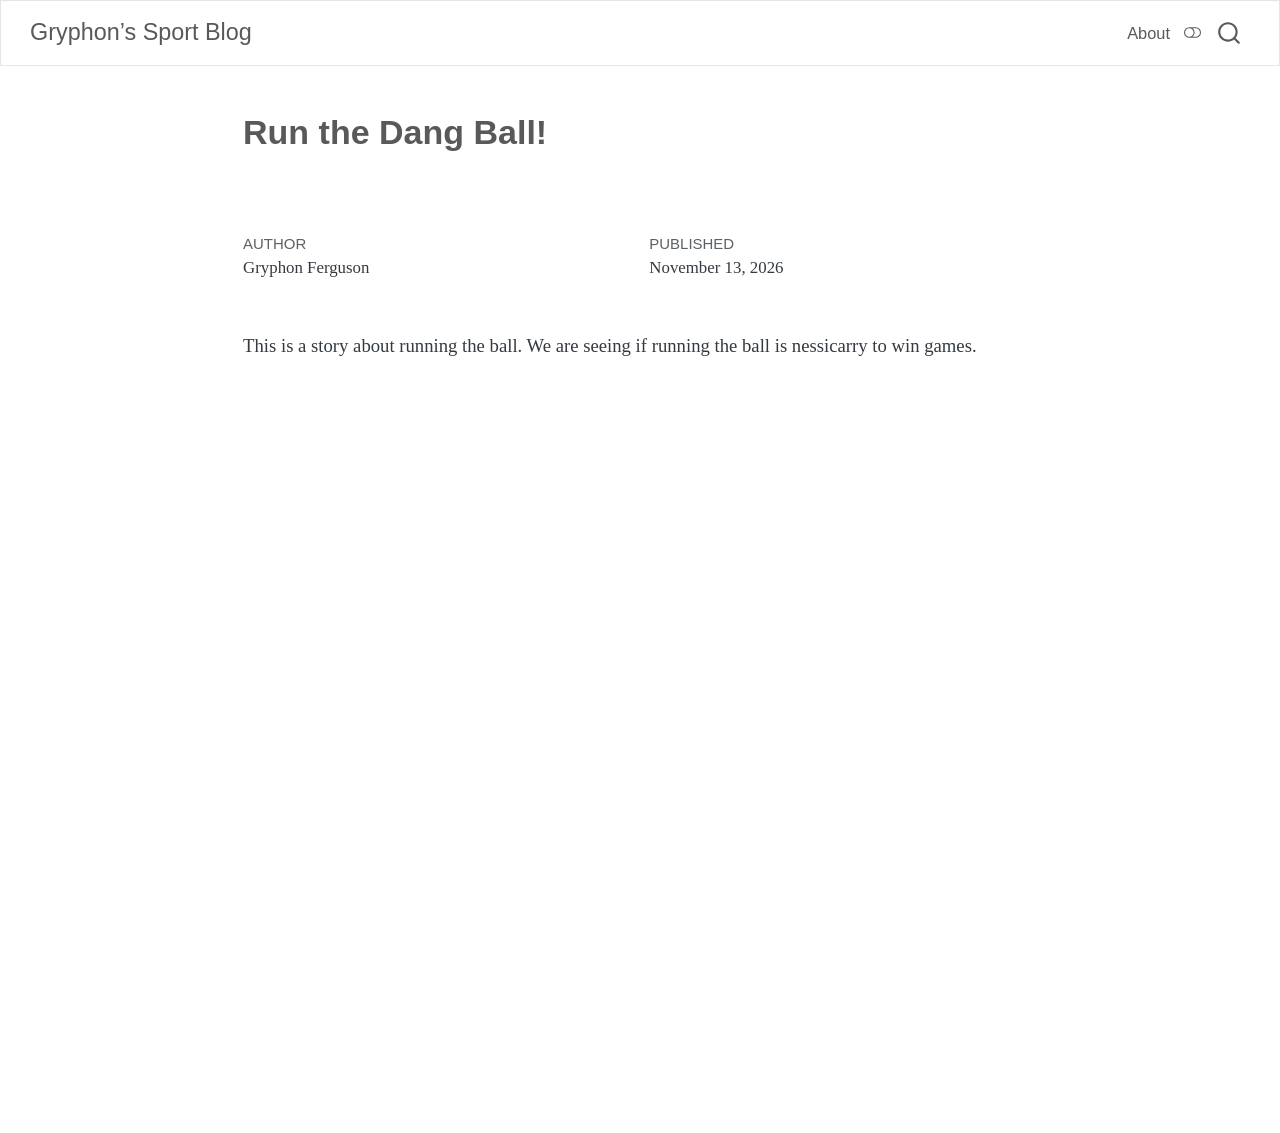
<file: posts/fbs-rushing-yards-elite.html>
<!DOCTYPE html>
<html xmlns="http://www.w3.org/1999/xhtml" lang="en" xml:lang="en"><head>

<meta charset="utf-8">
<meta name="generator" content="quarto-1.9.38">

<meta name="viewport" content="width=device-width, initial-scale=1.0, user-scalable=yes">

<meta name="author" content="Gryphon Ferguson">
<meta name="dcterms.date" content="2026-11-13">

<title>Run the Dang Ball! – Gryphon’s Sport Blog</title>
<style>
/* Default styles provided by pandoc.
** See https://pandoc.org/MANUAL.html#variables-for-html for config info.
*/
code{white-space: pre-wrap;}
span.smallcaps{font-variant: small-caps;}
div.columns{display: flex; gap: min(4vw, 1.5em);}
div.column{flex: auto; overflow-x: auto;}
div.hanging-indent{margin-left: 1.5em; text-indent: -1.5em;}
ul.task-list{list-style: none;}
ul.task-list li input[type="checkbox"] {
  width: 0.8em;
  margin: 0 0.8em 0.2em -1em; /* quarto-specific, see https://github.com/quarto-dev/quarto-cli/issues/4556 */ 
  vertical-align: middle;
}
</style>


<script src="../site_libs/quarto-nav/quarto-nav.js"></script>
<script src="../site_libs/quarto-nav/headroom.min.js"></script>
<script src="../site_libs/clipboard/clipboard.min.js"></script>
<script src="../site_libs/quarto-search/autocomplete.umd.js"></script>
<script src="../site_libs/quarto-search/fuse.min.js"></script>
<script src="../site_libs/quarto-search/quarto-search.js"></script>
<meta name="quarto:offset" content="../">
<link href="../logo.png" rel="icon" type="image/png">
<script src="../site_libs/quarto-html/quarto.js" type="module"></script>
<script src="../site_libs/quarto-html/tabsets/tabsets.js" type="module"></script>
<script src="../site_libs/quarto-html/popper.min.js"></script>
<script src="../site_libs/quarto-html/tippy.umd.min.js"></script>
<script src="../site_libs/quarto-html/anchor.min.js"></script>
<link href="../site_libs/quarto-html/tippy.css" rel="stylesheet">
<link href="../site_libs/quarto-html/quarto-syntax-highlighting-15634bcf2e68342d4ad2dfa704d543f6.css" rel="stylesheet" class="quarto-color-scheme" id="quarto-text-highlighting-styles">
<link href="../site_libs/quarto-html/quarto-syntax-highlighting-dark-0a6b7249c26820e032cb0bd839ff02b1.css" rel="stylesheet" class="quarto-color-scheme quarto-color-alternate" id="quarto-text-highlighting-styles">
<link href="../site_libs/quarto-html/quarto-syntax-highlighting-15634bcf2e68342d4ad2dfa704d543f6.css" rel="stylesheet" class="quarto-color-scheme-extra" id="quarto-text-highlighting-styles">
<script src="../site_libs/bootstrap/bootstrap.min.js"></script>
<link href="../site_libs/bootstrap/bootstrap-icons.css" rel="stylesheet">
<link href="../site_libs/bootstrap/bootstrap-1b5cbb678aba238cc9ecc8dbef59e0a8.min.css" rel="stylesheet" append-hash="true" class="quarto-color-scheme" id="quarto-bootstrap" data-mode="light">
<link href="../site_libs/bootstrap/bootstrap-dark-05ad5c04182ae40a1da91fd291b82df0.min.css" rel="stylesheet" append-hash="true" class="quarto-color-scheme quarto-color-alternate" id="quarto-bootstrap" data-mode="dark">
<link href="../site_libs/bootstrap/bootstrap-1b5cbb678aba238cc9ecc8dbef59e0a8.min.css" rel="stylesheet" append-hash="true" class="quarto-color-scheme-extra" id="quarto-bootstrap" data-mode="light">
<script id="quarto-search-options" type="application/json">{
  "location": "navbar",
  "copy-button": false,
  "collapse-after": 3,
  "panel-placement": "end",
  "type": "overlay",
  "limit": 50,
  "keyboard-shortcut": [
    "f",
    "/",
    "s"
  ],
  "show-item-context": false,
  "language": {
    "search-no-results-text": "No results",
    "search-matching-documents-text": "matching documents",
    "search-copy-link-title": "Copy link to search",
    "search-hide-matches-text": "Hide additional matches",
    "search-more-match-text": "more match in this document",
    "search-more-matches-text": "more matches in this document",
    "search-clear-button-title": "Clear",
    "search-text-placeholder": "",
    "search-detached-cancel-button-title": "Cancel",
    "search-submit-button-title": "Submit",
    "search-label": "Search"
  }
}</script>


<link rel="stylesheet" href="../styles.css">
</head>

<body class="nav-fixed fullcontent quarto-light"><script id="quarto-html-before-body" type="application/javascript">
    const toggleBodyColorMode = (bsSheetEl) => {
      const mode = bsSheetEl.getAttribute("data-mode");
      const bodyEl = window.document.querySelector("body");
      if (mode === "dark") {
        bodyEl.classList.add("quarto-dark");
        bodyEl.classList.remove("quarto-light");
      } else {
        bodyEl.classList.add("quarto-light");
        bodyEl.classList.remove("quarto-dark");
      }
    }
    const toggleBodyColorPrimary = () => {
      const bsSheetEl = window.document.querySelector("link#quarto-bootstrap:not([rel=disabled-stylesheet])");
      if (bsSheetEl) {
        toggleBodyColorMode(bsSheetEl);
      }
    }
    const setColorSchemeToggle = (alternate) => {
      const toggles = window.document.querySelectorAll('.quarto-color-scheme-toggle');
      for (let i=0; i < toggles.length; i++) {
        const toggle = toggles[i];
        if (toggle) {
          if (alternate) {
            toggle.classList.add("alternate");
          } else {
            toggle.classList.remove("alternate");
          }
        }
      }
    };
    const toggleColorMode = (alternate) => {
      // Switch the stylesheets
      const primaryStylesheets = window.document.querySelectorAll('link.quarto-color-scheme:not(.quarto-color-alternate)');
      const alternateStylesheets = window.document.querySelectorAll('link.quarto-color-scheme.quarto-color-alternate');
      manageTransitions('#quarto-margin-sidebar .nav-link', false);
      if (alternate) {
        // note: dark is layered on light, we don't disable primary!
        enableStylesheet(alternateStylesheets);
        for (const sheetNode of alternateStylesheets) {
          if (sheetNode.id === "quarto-bootstrap") {
            toggleBodyColorMode(sheetNode);
          }
        }
      } else {
        disableStylesheet(alternateStylesheets);
        enableStylesheet(primaryStylesheets)
        toggleBodyColorPrimary();
      }
      manageTransitions('#quarto-margin-sidebar .nav-link', true);
      // Switch the toggles
      setColorSchemeToggle(alternate)
      // Hack to workaround the fact that safari doesn't
      // properly recolor the scrollbar when toggling (#1455)
      if (navigator.userAgent.indexOf('Safari') > 0 && navigator.userAgent.indexOf('Chrome') == -1) {
        manageTransitions("body", false);
        window.scrollTo(0, 1);
        setTimeout(() => {
          window.scrollTo(0, 0);
          manageTransitions("body", true);
        }, 40);
      }
    }
    const disableStylesheet = (stylesheets) => {
      for (let i=0; i < stylesheets.length; i++) {
        const stylesheet = stylesheets[i];
        stylesheet.rel = 'disabled-stylesheet';
      }
    }
    const enableStylesheet = (stylesheets) => {
      for (let i=0; i < stylesheets.length; i++) {
        const stylesheet = stylesheets[i];
        if(stylesheet.rel !== 'stylesheet') { // for Chrome, which will still FOUC without this check
          stylesheet.rel = 'stylesheet';
        }
      }
    }
    const manageTransitions = (selector, allowTransitions) => {
      const els = window.document.querySelectorAll(selector);
      for (let i=0; i < els.length; i++) {
        const el = els[i];
        if (allowTransitions) {
          el.classList.remove('notransition');
        } else {
          el.classList.add('notransition');
        }
      }
    }
    const isFileUrl = () => {
      return window.location.protocol === 'file:';
    }
    const hasAlternateSentinel = () => {
      let styleSentinel = getColorSchemeSentinel();
      if (styleSentinel !== null) {
        return styleSentinel === "alternate";
      } else {
        return false;
      }
    }
    const setStyleSentinel = (alternate) => {
      const value = alternate ? "alternate" : "default";
      if (!isFileUrl()) {
        window.localStorage.setItem("quarto-color-scheme", value);
      } else {
        localAlternateSentinel = value;
      }
    }
    const getColorSchemeSentinel = () => {
      if (!isFileUrl()) {
        const storageValue = window.localStorage.getItem("quarto-color-scheme");
        return storageValue != null ? storageValue : localAlternateSentinel;
      } else {
        return localAlternateSentinel;
      }
    }
    const toggleGiscusIfUsed = (isAlternate, darkModeDefault) => {
      const baseTheme = document.querySelector('#giscus-base-theme')?.value ?? 'light';
      const alternateTheme = document.querySelector('#giscus-alt-theme')?.value ?? 'dark';
      let newTheme = '';
      if(authorPrefersDark) {
        newTheme = isAlternate ? baseTheme : alternateTheme;
      } else {
        newTheme = isAlternate ? alternateTheme : baseTheme;
      }
      const changeGiscusTheme = () => {
        // From: https://github.com/giscus/giscus/issues/336
        const sendMessage = (message) => {
          const iframe = document.querySelector('iframe.giscus-frame');
          if (!iframe) return;
          iframe.contentWindow.postMessage({ giscus: message }, 'https://giscus.app');
        }
        sendMessage({
          setConfig: {
            theme: newTheme
          }
        });
      }
      const isGiscussLoaded = window.document.querySelector('iframe.giscus-frame') !== null;
      if (isGiscussLoaded) {
        changeGiscusTheme();
      }
    };
    const authorPrefersDark = false;
    const darkModeDefault = authorPrefersDark;
      document.querySelector('link#quarto-text-highlighting-styles.quarto-color-scheme-extra').rel = 'disabled-stylesheet';
      document.querySelector('link#quarto-bootstrap.quarto-color-scheme-extra').rel = 'disabled-stylesheet';
    let localAlternateSentinel = darkModeDefault ? 'alternate' : 'default';
    // Dark / light mode switch
    window.quartoToggleColorScheme = () => {
      // Read the current dark / light value
      let toAlternate = !hasAlternateSentinel();
      toggleColorMode(toAlternate);
      setStyleSentinel(toAlternate);
      toggleGiscusIfUsed(toAlternate, darkModeDefault);
      window.dispatchEvent(new Event('resize'));
    };
    // Switch to dark mode if need be
    if (hasAlternateSentinel()) {
      toggleColorMode(true);
    } else {
      toggleColorMode(false);
    }
  </script>

<div id="quarto-search-results"></div>
  <header id="quarto-header" class="headroom fixed-top quarto-banner">
    <nav class="navbar navbar-expand-lg " data-bs-theme="dark">
      <div class="navbar-container container-fluid">
      <div class="navbar-brand-container mx-auto">
    <a class="navbar-brand" href="../index.html">
    <span class="navbar-title">Gryphon’s Sport Blog</span>
    </a>
  </div>
            <div id="quarto-search" class="" title="Search"></div>
          <button class="navbar-toggler" type="button" data-bs-toggle="collapse" data-bs-target="#navbarCollapse" aria-controls="navbarCollapse" role="menu" aria-expanded="false" aria-label="Toggle navigation" onclick="if (window.quartoToggleHeadroom) { window.quartoToggleHeadroom(); }">
  <span class="navbar-toggler-icon"></span>
</button>
          <div class="collapse navbar-collapse" id="navbarCollapse">
            <ul class="navbar-nav navbar-nav-scroll ms-auto">
  <li class="nav-item">
    <a class="nav-link" href="../about.html"> 
<span class="menu-text">About</span></a>
  </li>  
</ul>
          </div> <!-- /navcollapse -->
            <div class="quarto-navbar-tools">
  <a href="" class="quarto-color-scheme-toggle quarto-navigation-tool  px-1" onclick="window.quartoToggleColorScheme(); return false;" title="Toggle dark mode"><i class="bi"></i></a>
</div>
      </div> <!-- /container-fluid -->
    </nav>
</header>
<!-- content -->
<header id="title-block-header" class="quarto-title-block default page-columns page-full">
  <div class="quarto-title-banner page-columns page-full">
    <div class="quarto-title column-body">
      <h1 class="title">Run the Dang Ball!</h1>
                      </div>
  </div>
    
  
  <div class="quarto-title-meta">

      <div>
      <div class="quarto-title-meta-heading">Author</div>
      <div class="quarto-title-meta-contents">
               <p>Gryphon Ferguson </p>
            </div>
    </div>
      
      <div>
      <div class="quarto-title-meta-heading">Published</div>
      <div class="quarto-title-meta-contents">
        <p class="date">November 13, 2026</p>
      </div>
    </div>
    
      
    </div>
    
  
  </header><div id="quarto-content" class="quarto-container page-columns page-rows-contents page-layout-article page-navbar">
<!-- sidebar -->
<!-- margin-sidebar -->
    
<!-- main -->
<main class="content quarto-banner-title-block" id="quarto-document-content">






<p>This is a story about running the ball. We are seeing if running the ball is nessicarry to win games.</p>



</main> <!-- /main -->
<script id="quarto-html-after-body" type="application/javascript">
  window.document.addEventListener("DOMContentLoaded", function (event) {
    // Ensure there is a toggle, if there isn't float one in the top right
    if (window.document.querySelector('.quarto-color-scheme-toggle') === null) {
      const a = window.document.createElement('a');
      a.classList.add('top-right');
      a.classList.add('quarto-color-scheme-toggle');
      a.href = "";
      a.onclick = function() { try { window.quartoToggleColorScheme(); } catch {} return false; };
      const i = window.document.createElement("i");
      i.classList.add('bi');
      a.appendChild(i);
      window.document.body.appendChild(a);
    }
    setColorSchemeToggle(hasAlternateSentinel())
    const icon = "";
    const anchorJS = new window.AnchorJS();
    anchorJS.options = {
      placement: 'right',
      icon: icon
    };
    anchorJS.add('.anchored');
    const isCodeAnnotation = (el) => {
      for (const clz of el.classList) {
        if (clz.startsWith('code-annotation-')) {                     
          return true;
        }
      }
      return false;
    }
    const onCopySuccess = function(e) {
      // button target
      const button = e.trigger;
      // don't keep focus
      button.blur();
      // flash "checked"
      button.classList.add('code-copy-button-checked');
      var currentTitle = button.getAttribute("title");
      button.setAttribute("title", "Copied!");
      let tooltip;
      if (window.bootstrap) {
        button.setAttribute("data-bs-toggle", "tooltip");
        button.setAttribute("data-bs-placement", "left");
        button.setAttribute("data-bs-title", "Copied!");
        tooltip = new bootstrap.Tooltip(button, 
          { trigger: "manual", 
            customClass: "code-copy-button-tooltip",
            offset: [0, -8]});
        tooltip.show();    
      }
      setTimeout(function() {
        if (tooltip) {
          tooltip.hide();
          button.removeAttribute("data-bs-title");
          button.removeAttribute("data-bs-toggle");
          button.removeAttribute("data-bs-placement");
        }
        button.setAttribute("title", currentTitle);
        button.classList.remove('code-copy-button-checked');
      }, 1000);
      // clear code selection
      e.clearSelection();
    }
    const getTextToCopy = function(trigger) {
      const outerScaffold = trigger.parentElement.cloneNode(true);
      const codeEl = outerScaffold.querySelector('code');
      for (const childEl of codeEl.children) {
        if (isCodeAnnotation(childEl)) {
          childEl.remove();
        }
      }
      return codeEl.innerText;
    }
    const clipboard = new window.ClipboardJS('.code-copy-button:not([data-in-quarto-modal])', {
      text: getTextToCopy
    });
    clipboard.on('success', onCopySuccess);
    if (window.document.getElementById('quarto-embedded-source-code-modal')) {
      const clipboardModal = new window.ClipboardJS('.code-copy-button[data-in-quarto-modal]', {
        text: getTextToCopy,
        container: window.document.getElementById('quarto-embedded-source-code-modal')
      });
      clipboardModal.on('success', onCopySuccess);
    }
      var localhostRegex = new RegExp(/^(?:http|https):\/\/localhost\:?[0-9]*\//);
      var mailtoRegex = new RegExp(/^mailto:/);
        var filterRegex = new RegExp('/' + window.location.host + '/');
      var isInternal = (href) => {
          return filterRegex.test(href) || localhostRegex.test(href) || mailtoRegex.test(href);
      }
      // Inspect non-navigation links and adorn them if external
     var links = window.document.querySelectorAll('a[href]:not(.nav-link):not(.navbar-brand):not(.toc-action):not(.sidebar-link):not(.sidebar-item-toggle):not(.pagination-link):not(.no-external):not([aria-hidden]):not(.dropdown-item):not(.quarto-navigation-tool):not(.about-link)');
      for (var i=0; i<links.length; i++) {
        const link = links[i];
        if (!isInternal(link.href)) {
          // undo the damage that might have been done by quarto-nav.js in the case of
          // links that we want to consider external
          if (link.dataset.originalHref !== undefined) {
            link.href = link.dataset.originalHref;
          }
        }
      }
    function tippyHover(el, contentFn, onTriggerFn, onUntriggerFn) {
      const config = {
        allowHTML: true,
        maxWidth: 500,
        delay: 100,
        arrow: false,
        appendTo: function(el) {
            return el.parentElement;
        },
        interactive: true,
        interactiveBorder: 10,
        theme: 'quarto',
        placement: 'bottom-start',
      };
      if (contentFn) {
        config.content = contentFn;
      }
      if (onTriggerFn) {
        config.onTrigger = onTriggerFn;
      }
      if (onUntriggerFn) {
        config.onUntrigger = onUntriggerFn;
      }
      window.tippy(el, config); 
    }
    const noterefs = window.document.querySelectorAll('a[role="doc-noteref"]');
    for (var i=0; i<noterefs.length; i++) {
      const ref = noterefs[i];
      tippyHover(ref, function() {
        // use id or data attribute instead here
        let href = ref.getAttribute('data-footnote-href') || ref.getAttribute('href');
        try { href = new URL(href).hash; } catch {}
        const id = href.replace(/^#\/?/, "");
        const note = window.document.getElementById(id);
        if (note) {
          return note.innerHTML;
        } else {
          return "";
        }
      });
    }
    const xrefs = window.document.querySelectorAll('a.quarto-xref');
    const processXRef = (id, note) => {
      // Strip column container classes
      const stripColumnClz = (el) => {
        el.classList.remove("page-full", "page-columns");
        if (el.children) {
          for (const child of el.children) {
            stripColumnClz(child);
          }
        }
      }
      stripColumnClz(note)
      if (id === null || id.startsWith('sec-')) {
        // Special case sections, only their first couple elements
        const container = document.createElement("div");
        if (note.children && note.children.length > 2) {
          container.appendChild(note.children[0].cloneNode(true));
          for (let i = 1; i < note.children.length; i++) {
            const child = note.children[i];
            if (child.tagName === "P" && child.innerText === "") {
              continue;
            } else {
              container.appendChild(child.cloneNode(true));
              break;
            }
          }
          if (window.Quarto?.typesetMath) {
            window.Quarto.typesetMath(container);
          }
          return container.innerHTML
        } else {
          if (window.Quarto?.typesetMath) {
            window.Quarto.typesetMath(note);
          }
          return note.innerHTML;
        }
      } else {
        // Remove any anchor links if they are present
        const anchorLink = note.querySelector('a.anchorjs-link');
        if (anchorLink) {
          anchorLink.remove();
        }
        if (window.Quarto?.typesetMath) {
          window.Quarto.typesetMath(note);
        }
        if (note.classList.contains("callout")) {
          return note.outerHTML;
        } else {
          return note.innerHTML;
        }
      }
    }
    for (var i=0; i<xrefs.length; i++) {
      const xref = xrefs[i];
      tippyHover(xref, undefined, function(instance) {
        instance.disable();
        let url = xref.getAttribute('href');
        let hash = undefined; 
        if (url.startsWith('#')) {
          hash = url;
        } else {
          try { hash = new URL(url).hash; } catch {}
        }
        if (hash) {
          const id = hash.replace(/^#\/?/, "");
          const note = window.document.getElementById(id);
          if (note !== null) {
            try {
              const html = processXRef(id, note.cloneNode(true));
              instance.setContent(html);
            } finally {
              instance.enable();
              instance.show();
            }
          } else {
            // See if we can fetch this
            fetch(url.split('#')[0])
            .then(res => res.text())
            .then(html => {
              const parser = new DOMParser();
              const htmlDoc = parser.parseFromString(html, "text/html");
              const note = htmlDoc.getElementById(id);
              if (note !== null) {
                const html = processXRef(id, note);
                instance.setContent(html);
              } 
            }).finally(() => {
              instance.enable();
              instance.show();
            });
          }
        } else {
          // See if we can fetch a full url (with no hash to target)
          // This is a special case and we should probably do some content thinning / targeting
          fetch(url)
          .then(res => res.text())
          .then(html => {
            const parser = new DOMParser();
            const htmlDoc = parser.parseFromString(html, "text/html");
            const note = htmlDoc.querySelector('main.content');
            if (note !== null) {
              // This should only happen for chapter cross references
              // (since there is no id in the URL)
              // remove the first header
              if (note.children.length > 0 && note.children[0].tagName === "HEADER") {
                note.children[0].remove();
              }
              const html = processXRef(null, note);
              instance.setContent(html);
            } 
          }).finally(() => {
            instance.enable();
            instance.show();
          });
        }
      }, function(instance) {
      });
    }
        let selectedAnnoteEl;
        const selectorForAnnotation = ( cell, annotation) => {
          let cellAttr = 'data-code-cell="' + cell + '"';
          let lineAttr = 'data-code-annotation="' +  annotation + '"';
          const selector = 'span[' + cellAttr + '][' + lineAttr + ']';
          return selector;
        }
        const selectCodeLines = (annoteEl) => {
          const doc = window.document;
          const targetCell = annoteEl.getAttribute("data-target-cell");
          const targetAnnotation = annoteEl.getAttribute("data-target-annotation");
          const annoteSpan = window.document.querySelector(selectorForAnnotation(targetCell, targetAnnotation));
          const lines = annoteSpan.getAttribute("data-code-lines").split(",");
          const lineIds = lines.map((line) => {
            return targetCell + "-" + line;
          })
          let top = null;
          let height = null;
          let parent = null;
          if (lineIds.length > 0) {
              //compute the position of the single el (top and bottom and make a div)
              const el = window.document.getElementById(lineIds[0]);
              top = el.offsetTop;
              height = el.offsetHeight;
              parent = el.parentElement.parentElement;
            if (lineIds.length > 1) {
              const lastEl = window.document.getElementById(lineIds[lineIds.length - 1]);
              const bottom = lastEl.offsetTop + lastEl.offsetHeight;
              height = bottom - top;
            }
            if (top !== null && height !== null && parent !== null) {
              // cook up a div (if necessary) and position it 
              let div = window.document.getElementById("code-annotation-line-highlight");
              if (div === null) {
                div = window.document.createElement("div");
                div.setAttribute("id", "code-annotation-line-highlight");
                div.style.position = 'absolute';
                parent.appendChild(div);
              }
              div.style.top = top - 2 + "px";
              div.style.height = height + 4 + "px";
              div.style.left = 0;
              let gutterDiv = window.document.getElementById("code-annotation-line-highlight-gutter");
              if (gutterDiv === null) {
                gutterDiv = window.document.createElement("div");
                gutterDiv.setAttribute("id", "code-annotation-line-highlight-gutter");
                gutterDiv.style.position = 'absolute';
                const codeCell = window.document.getElementById(targetCell);
                const gutter = codeCell.querySelector('.code-annotation-gutter');
                gutter.appendChild(gutterDiv);
              }
              gutterDiv.style.top = top - 2 + "px";
              gutterDiv.style.height = height + 4 + "px";
            }
            selectedAnnoteEl = annoteEl;
          }
        };
        const unselectCodeLines = () => {
          const elementsIds = ["code-annotation-line-highlight", "code-annotation-line-highlight-gutter"];
          elementsIds.forEach((elId) => {
            const div = window.document.getElementById(elId);
            if (div) {
              div.remove();
            }
          });
          selectedAnnoteEl = undefined;
        };
          // Handle positioning of the toggle
      window.addEventListener(
        "resize",
        throttle(() => {
          elRect = undefined;
          if (selectedAnnoteEl) {
            selectCodeLines(selectedAnnoteEl);
          }
        }, 10)
      );
      function throttle(fn, ms) {
      let throttle = false;
      let timer;
        return (...args) => {
          if(!throttle) { // first call gets through
              fn.apply(this, args);
              throttle = true;
          } else { // all the others get throttled
              if(timer) clearTimeout(timer); // cancel #2
              timer = setTimeout(() => {
                fn.apply(this, args);
                timer = throttle = false;
              }, ms);
          }
        };
      }
        // Attach click handler to the DT
        const annoteDls = window.document.querySelectorAll('dt[data-target-cell]');
        for (const annoteDlNode of annoteDls) {
          annoteDlNode.addEventListener('click', (event) => {
            const clickedEl = event.target;
            if (clickedEl !== selectedAnnoteEl) {
              unselectCodeLines();
              const activeEl = window.document.querySelector('dt[data-target-cell].code-annotation-active');
              if (activeEl) {
                activeEl.classList.remove('code-annotation-active');
              }
              selectCodeLines(clickedEl);
              clickedEl.classList.add('code-annotation-active');
            } else {
              // Unselect the line
              unselectCodeLines();
              clickedEl.classList.remove('code-annotation-active');
            }
          });
        }
    const findCites = (el) => {
      const parentEl = el.parentElement;
      if (parentEl) {
        const cites = parentEl.dataset.cites;
        if (cites) {
          return {
            el,
            cites: cites.split(' ')
          };
        } else {
          return findCites(el.parentElement)
        }
      } else {
        return undefined;
      }
    };
    var bibliorefs = window.document.querySelectorAll('a[role="doc-biblioref"]');
    for (var i=0; i<bibliorefs.length; i++) {
      const ref = bibliorefs[i];
      const citeInfo = findCites(ref);
      if (citeInfo) {
        tippyHover(citeInfo.el, function() {
          var popup = window.document.createElement('div');
          citeInfo.cites.forEach(function(cite) {
            var citeDiv = window.document.createElement('div');
            citeDiv.classList.add('hanging-indent');
            citeDiv.classList.add('csl-entry');
            var biblioDiv = window.document.getElementById('ref-' + cite);
            if (biblioDiv) {
              citeDiv.innerHTML = biblioDiv.innerHTML;
            }
            popup.appendChild(citeDiv);
          });
          return popup.innerHTML;
        });
      }
    }
  });
  </script>
</div> <!-- /content -->




</body></html>
</file>
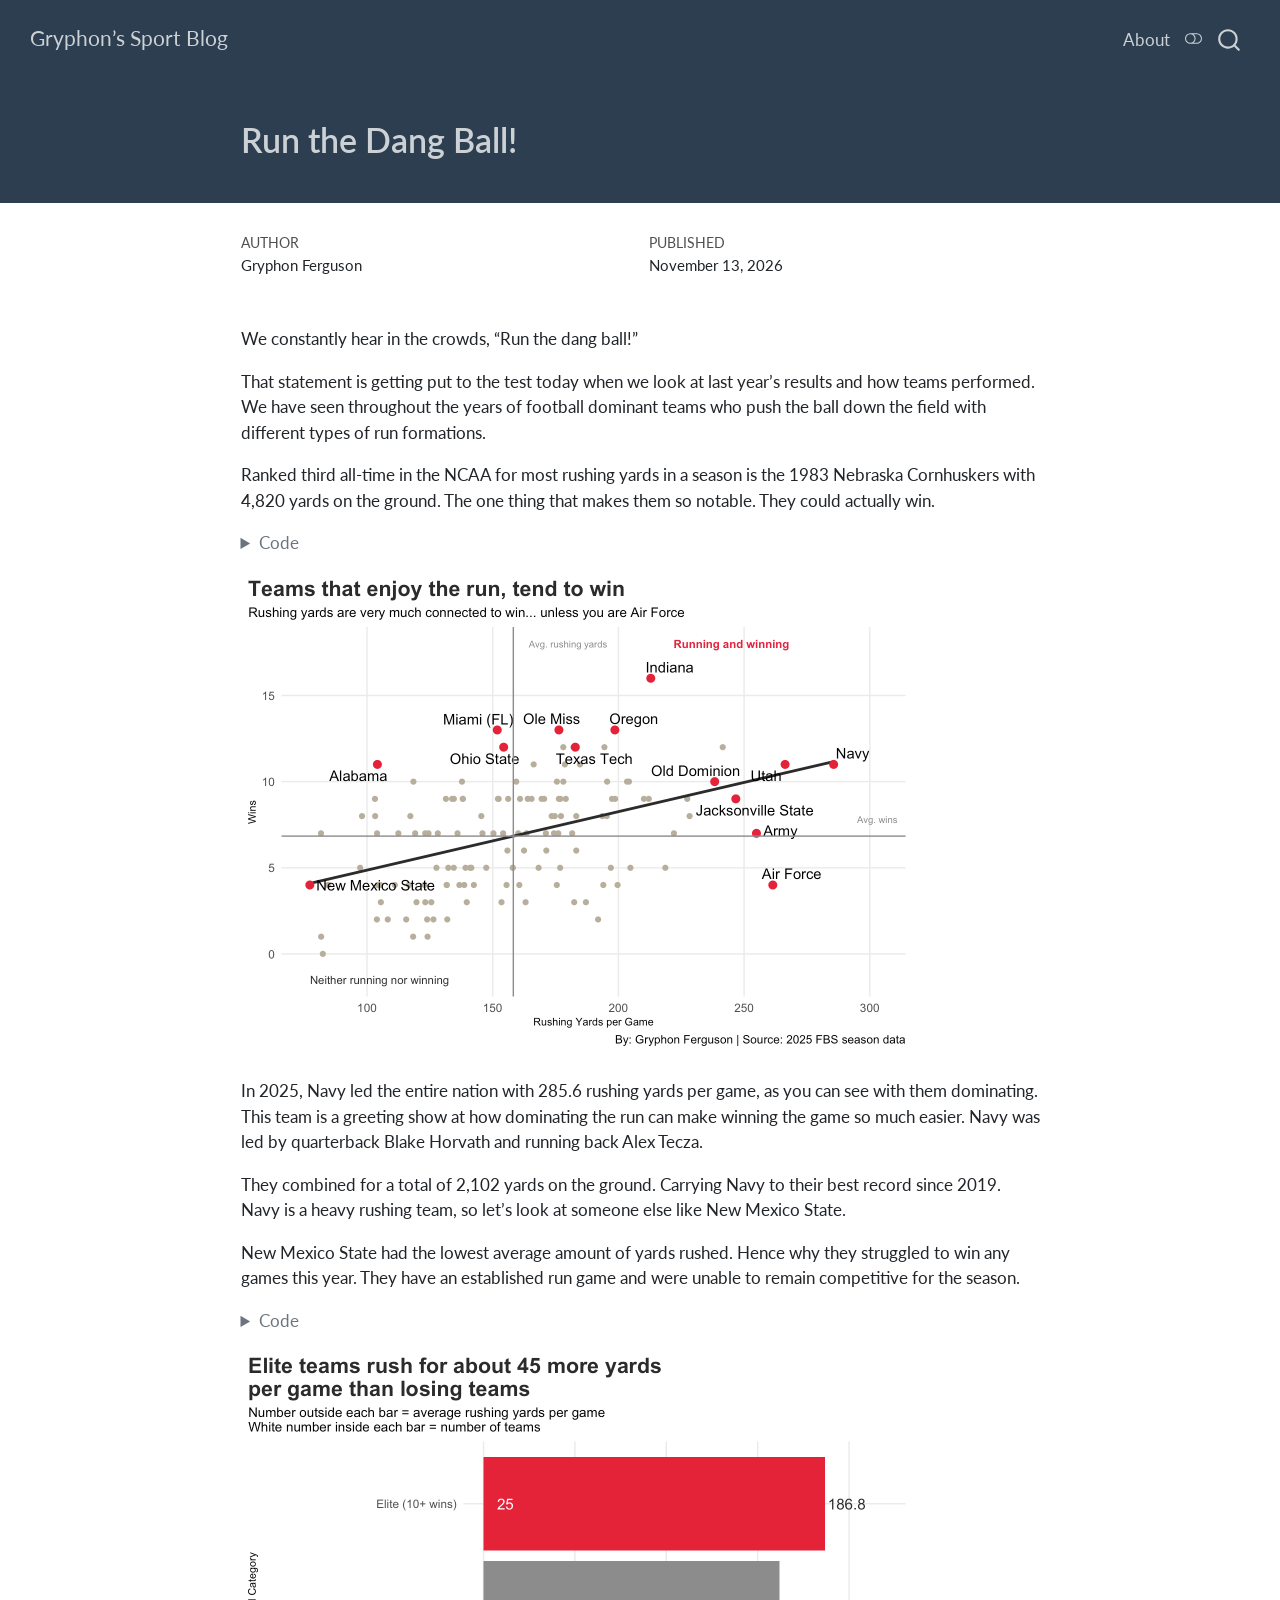
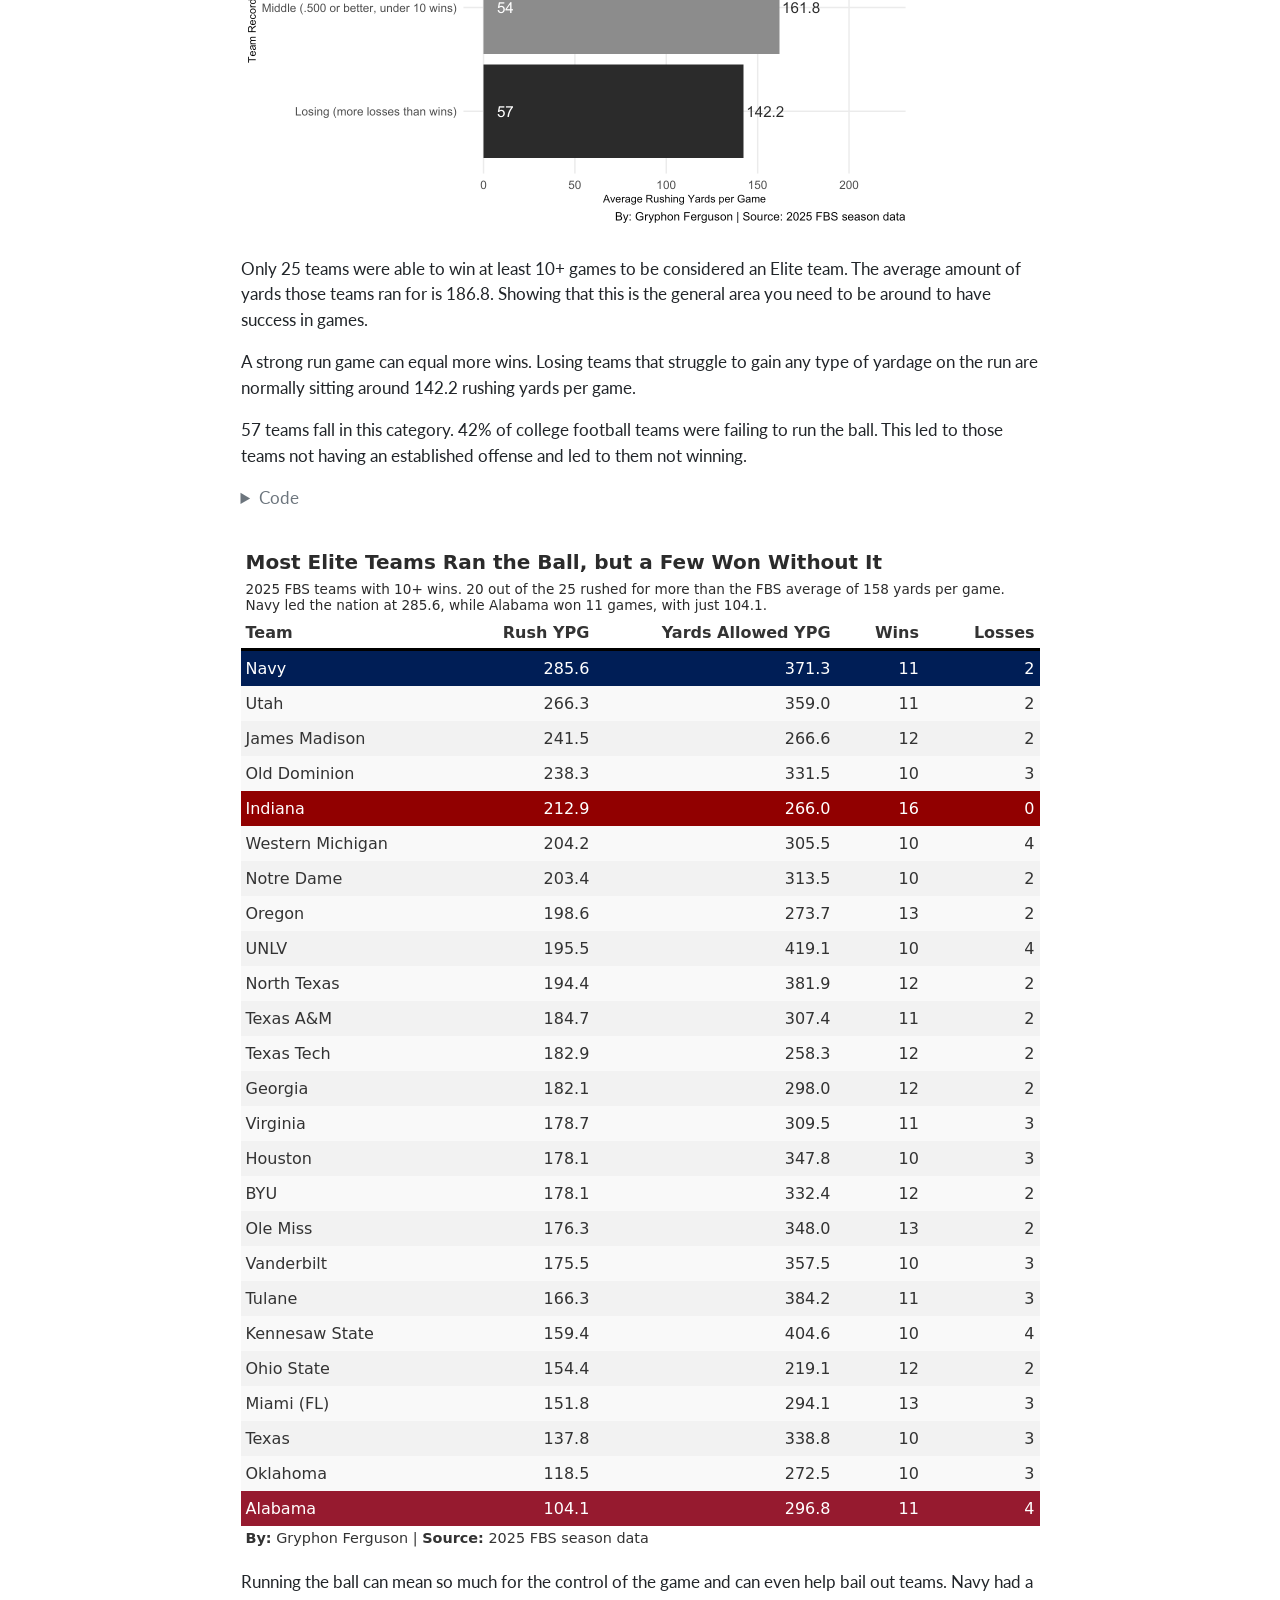
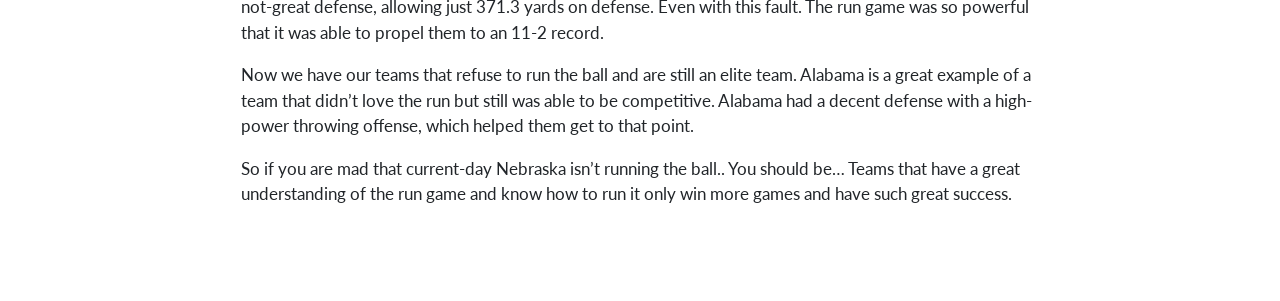
<file: posts/fbs-rushing-yards-elite/fbs-rushing-yards-elite.html>
<!DOCTYPE html>
<html xmlns="http://www.w3.org/1999/xhtml" lang="en" xml:lang="en"><head>

<meta charset="utf-8">
<meta name="generator" content="quarto-1.9.38">

<meta name="viewport" content="width=device-width, initial-scale=1.0, user-scalable=yes">

<meta name="author" content="Gryphon Ferguson">
<meta name="dcterms.date" content="2026-11-13">

<title>Run the Dang Ball! – Gryphon’s Sport Blog</title>
<style>
/* Default styles provided by pandoc.
** See https://pandoc.org/MANUAL.html#variables-for-html for config info.
*/
code{white-space: pre-wrap;}
span.smallcaps{font-variant: small-caps;}
div.columns{display: flex; gap: min(4vw, 1.5em);}
div.column{flex: auto; overflow-x: auto;}
div.hanging-indent{margin-left: 1.5em; text-indent: -1.5em;}
ul.task-list{list-style: none;}
ul.task-list li input[type="checkbox"] {
  width: 0.8em;
  margin: 0 0.8em 0.2em -1em; /* quarto-specific, see https://github.com/quarto-dev/quarto-cli/issues/4556 */ 
  vertical-align: middle;
}
/* CSS for syntax highlighting */
html { -webkit-text-size-adjust: 100%; }
pre > code.sourceCode { white-space: pre; position: relative; }
pre > code.sourceCode > span { display: inline-block; line-height: 1.25; }
pre > code.sourceCode > span:empty { height: 1.2em; }
.sourceCode { overflow: visible; }
code.sourceCode > span { color: inherit; text-decoration: inherit; }
div.sourceCode { margin: 1em 0; }
pre.sourceCode { margin: 0; }
@media screen {
div.sourceCode { overflow: auto; }
}
@media print {
pre > code.sourceCode { white-space: pre-wrap; }
pre > code.sourceCode > span { text-indent: -5em; padding-left: 5em; }
}
pre.numberSource code
  { counter-reset: source-line 0; }
pre.numberSource code > span
  { position: relative; left: -4em; counter-increment: source-line; }
pre.numberSource code > span > a:first-child::before
  { content: counter(source-line);
    position: relative; left: -1em; text-align: right; vertical-align: baseline;
    border: none; display: inline-block;
    -webkit-touch-callout: none; -webkit-user-select: none;
    -khtml-user-select: none; -moz-user-select: none;
    -ms-user-select: none; user-select: none;
    padding: 0 4px; width: 4em;
  }
pre.numberSource { margin-left: 3em;  padding-left: 4px; }
div.sourceCode
  {   }
@media screen {
pre > code.sourceCode > span > a:first-child::before { text-decoration: underline; }
}
</style>


<script src="../../site_libs/quarto-nav/quarto-nav.js"></script>
<script src="../../site_libs/quarto-nav/headroom.min.js"></script>
<script src="../../site_libs/clipboard/clipboard.min.js"></script>
<script src="../../site_libs/quarto-search/autocomplete.umd.js"></script>
<script src="../../site_libs/quarto-search/fuse.min.js"></script>
<script src="../../site_libs/quarto-search/quarto-search.js"></script>
<meta name="quarto:offset" content="../../">
<link href="../../logo.png" rel="icon" type="image/png">
<script src="../../site_libs/quarto-html/quarto.js" type="module"></script>
<script src="../../site_libs/quarto-html/tabsets/tabsets.js" type="module"></script>
<script src="../../site_libs/quarto-html/popper.min.js"></script>
<script src="../../site_libs/quarto-html/tippy.umd.min.js"></script>
<script src="../../site_libs/quarto-html/anchor.min.js"></script>
<link href="../../site_libs/quarto-html/tippy.css" rel="stylesheet">
<link href="../../site_libs/quarto-html/quarto-syntax-highlighting-15634bcf2e68342d4ad2dfa704d543f6.css" rel="stylesheet" class="quarto-color-scheme" id="quarto-text-highlighting-styles">
<link href="../../site_libs/quarto-html/quarto-syntax-highlighting-dark-0a6b7249c26820e032cb0bd839ff02b1.css" rel="stylesheet" class="quarto-color-scheme quarto-color-alternate" id="quarto-text-highlighting-styles">
<link href="../../site_libs/quarto-html/quarto-syntax-highlighting-15634bcf2e68342d4ad2dfa704d543f6.css" rel="stylesheet" class="quarto-color-scheme-extra" id="quarto-text-highlighting-styles">
<script src="../../site_libs/bootstrap/bootstrap.min.js"></script>
<link href="../../site_libs/bootstrap/bootstrap-icons.css" rel="stylesheet">
<link href="../../site_libs/bootstrap/bootstrap-6033a600180109c3731f6a886c29932c.min.css" rel="stylesheet" append-hash="true" class="quarto-color-scheme" id="quarto-bootstrap" data-mode="light">
<link href="../../site_libs/bootstrap/bootstrap-dark-05ad5c04182ae40a1da91fd291b82df0.min.css" rel="stylesheet" append-hash="true" class="quarto-color-scheme quarto-color-alternate" id="quarto-bootstrap" data-mode="dark">
<link href="../../site_libs/bootstrap/bootstrap-6033a600180109c3731f6a886c29932c.min.css" rel="stylesheet" append-hash="true" class="quarto-color-scheme-extra" id="quarto-bootstrap" data-mode="light">
<script id="quarto-search-options" type="application/json">{
  "location": "navbar",
  "copy-button": false,
  "collapse-after": 3,
  "panel-placement": "end",
  "type": "overlay",
  "limit": 50,
  "keyboard-shortcut": [
    "f",
    "/",
    "s"
  ],
  "show-item-context": false,
  "language": {
    "search-no-results-text": "No results",
    "search-matching-documents-text": "matching documents",
    "search-copy-link-title": "Copy link to search",
    "search-hide-matches-text": "Hide additional matches",
    "search-more-match-text": "more match in this document",
    "search-more-matches-text": "more matches in this document",
    "search-clear-button-title": "Clear",
    "search-text-placeholder": "",
    "search-detached-cancel-button-title": "Cancel",
    "search-submit-button-title": "Submit",
    "search-label": "Search"
  }
}</script>


<link rel="stylesheet" href="../../styles.css">
</head>

<body class="nav-fixed fullcontent quarto-light"><script id="quarto-html-before-body" type="application/javascript">
    const toggleBodyColorMode = (bsSheetEl) => {
      const mode = bsSheetEl.getAttribute("data-mode");
      const bodyEl = window.document.querySelector("body");
      if (mode === "dark") {
        bodyEl.classList.add("quarto-dark");
        bodyEl.classList.remove("quarto-light");
      } else {
        bodyEl.classList.add("quarto-light");
        bodyEl.classList.remove("quarto-dark");
      }
    }
    const toggleBodyColorPrimary = () => {
      const bsSheetEl = window.document.querySelector("link#quarto-bootstrap:not([rel=disabled-stylesheet])");
      if (bsSheetEl) {
        toggleBodyColorMode(bsSheetEl);
      }
    }
    const setColorSchemeToggle = (alternate) => {
      const toggles = window.document.querySelectorAll('.quarto-color-scheme-toggle');
      for (let i=0; i < toggles.length; i++) {
        const toggle = toggles[i];
        if (toggle) {
          if (alternate) {
            toggle.classList.add("alternate");
          } else {
            toggle.classList.remove("alternate");
          }
        }
      }
    };
    const toggleColorMode = (alternate) => {
      // Switch the stylesheets
      const primaryStylesheets = window.document.querySelectorAll('link.quarto-color-scheme:not(.quarto-color-alternate)');
      const alternateStylesheets = window.document.querySelectorAll('link.quarto-color-scheme.quarto-color-alternate');
      manageTransitions('#quarto-margin-sidebar .nav-link', false);
      if (alternate) {
        // note: dark is layered on light, we don't disable primary!
        enableStylesheet(alternateStylesheets);
        for (const sheetNode of alternateStylesheets) {
          if (sheetNode.id === "quarto-bootstrap") {
            toggleBodyColorMode(sheetNode);
          }
        }
      } else {
        disableStylesheet(alternateStylesheets);
        enableStylesheet(primaryStylesheets)
        toggleBodyColorPrimary();
      }
      manageTransitions('#quarto-margin-sidebar .nav-link', true);
      // Switch the toggles
      setColorSchemeToggle(alternate)
      // Hack to workaround the fact that safari doesn't
      // properly recolor the scrollbar when toggling (#1455)
      if (navigator.userAgent.indexOf('Safari') > 0 && navigator.userAgent.indexOf('Chrome') == -1) {
        manageTransitions("body", false);
        window.scrollTo(0, 1);
        setTimeout(() => {
          window.scrollTo(0, 0);
          manageTransitions("body", true);
        }, 40);
      }
    }
    const disableStylesheet = (stylesheets) => {
      for (let i=0; i < stylesheets.length; i++) {
        const stylesheet = stylesheets[i];
        stylesheet.rel = 'disabled-stylesheet';
      }
    }
    const enableStylesheet = (stylesheets) => {
      for (let i=0; i < stylesheets.length; i++) {
        const stylesheet = stylesheets[i];
        if(stylesheet.rel !== 'stylesheet') { // for Chrome, which will still FOUC without this check
          stylesheet.rel = 'stylesheet';
        }
      }
    }
    const manageTransitions = (selector, allowTransitions) => {
      const els = window.document.querySelectorAll(selector);
      for (let i=0; i < els.length; i++) {
        const el = els[i];
        if (allowTransitions) {
          el.classList.remove('notransition');
        } else {
          el.classList.add('notransition');
        }
      }
    }
    const isFileUrl = () => {
      return window.location.protocol === 'file:';
    }
    const hasAlternateSentinel = () => {
      let styleSentinel = getColorSchemeSentinel();
      if (styleSentinel !== null) {
        return styleSentinel === "alternate";
      } else {
        return false;
      }
    }
    const setStyleSentinel = (alternate) => {
      const value = alternate ? "alternate" : "default";
      if (!isFileUrl()) {
        window.localStorage.setItem("quarto-color-scheme", value);
      } else {
        localAlternateSentinel = value;
      }
    }
    const getColorSchemeSentinel = () => {
      if (!isFileUrl()) {
        const storageValue = window.localStorage.getItem("quarto-color-scheme");
        return storageValue != null ? storageValue : localAlternateSentinel;
      } else {
        return localAlternateSentinel;
      }
    }
    const toggleGiscusIfUsed = (isAlternate, darkModeDefault) => {
      const baseTheme = document.querySelector('#giscus-base-theme')?.value ?? 'light';
      const alternateTheme = document.querySelector('#giscus-alt-theme')?.value ?? 'dark';
      let newTheme = '';
      if(authorPrefersDark) {
        newTheme = isAlternate ? baseTheme : alternateTheme;
      } else {
        newTheme = isAlternate ? alternateTheme : baseTheme;
      }
      const changeGiscusTheme = () => {
        // From: https://github.com/giscus/giscus/issues/336
        const sendMessage = (message) => {
          const iframe = document.querySelector('iframe.giscus-frame');
          if (!iframe) return;
          iframe.contentWindow.postMessage({ giscus: message }, 'https://giscus.app');
        }
        sendMessage({
          setConfig: {
            theme: newTheme
          }
        });
      }
      const isGiscussLoaded = window.document.querySelector('iframe.giscus-frame') !== null;
      if (isGiscussLoaded) {
        changeGiscusTheme();
      }
    };
    const authorPrefersDark = false;
    const darkModeDefault = authorPrefersDark;
      document.querySelector('link#quarto-text-highlighting-styles.quarto-color-scheme-extra').rel = 'disabled-stylesheet';
      document.querySelector('link#quarto-bootstrap.quarto-color-scheme-extra').rel = 'disabled-stylesheet';
    let localAlternateSentinel = darkModeDefault ? 'alternate' : 'default';
    // Dark / light mode switch
    window.quartoToggleColorScheme = () => {
      // Read the current dark / light value
      let toAlternate = !hasAlternateSentinel();
      toggleColorMode(toAlternate);
      setStyleSentinel(toAlternate);
      toggleGiscusIfUsed(toAlternate, darkModeDefault);
      window.dispatchEvent(new Event('resize'));
    };
    // Switch to dark mode if need be
    if (hasAlternateSentinel()) {
      toggleColorMode(true);
    } else {
      toggleColorMode(false);
    }
  </script>

<div id="quarto-search-results"></div>
  <header id="quarto-header" class="headroom fixed-top quarto-banner">
    <nav class="navbar navbar-expand-lg " data-bs-theme="dark">
      <div class="navbar-container container-fluid">
      <div class="navbar-brand-container mx-auto">
    <a class="navbar-brand" href="../../index.html">
    <span class="navbar-title">Gryphon’s Sport Blog</span>
    </a>
  </div>
            <div id="quarto-search" class="" title="Search"></div>
          <button class="navbar-toggler" type="button" data-bs-toggle="collapse" data-bs-target="#navbarCollapse" aria-controls="navbarCollapse" role="menu" aria-expanded="false" aria-label="Toggle navigation" onclick="if (window.quartoToggleHeadroom) { window.quartoToggleHeadroom(); }">
  <span class="navbar-toggler-icon"></span>
</button>
          <div class="collapse navbar-collapse" id="navbarCollapse">
            <ul class="navbar-nav navbar-nav-scroll ms-auto">
  <li class="nav-item">
    <a class="nav-link" href="../../about.html"> 
<span class="menu-text">About</span></a>
  </li>  
</ul>
          </div> <!-- /navcollapse -->
            <div class="quarto-navbar-tools">
  <a href="" class="quarto-color-scheme-toggle quarto-navigation-tool  px-1" onclick="window.quartoToggleColorScheme(); return false;" title="Toggle dark mode"><i class="bi"></i></a>
</div>
      </div> <!-- /container-fluid -->
    </nav>
</header>
<!-- content -->
<header id="title-block-header" class="quarto-title-block default page-columns page-full">
  <div class="quarto-title-banner page-columns page-full">
    <div class="quarto-title column-body">
      <h1 class="title">Run the Dang Ball!</h1>
                      </div>
  </div>
    
  
  <div class="quarto-title-meta">

      <div>
      <div class="quarto-title-meta-heading">Author</div>
      <div class="quarto-title-meta-contents">
               <p>Gryphon Ferguson </p>
            </div>
    </div>
      
      <div>
      <div class="quarto-title-meta-heading">Published</div>
      <div class="quarto-title-meta-contents">
        <p class="date">November 13, 2026</p>
      </div>
    </div>
    
      
    </div>
    
  
  </header><div id="quarto-content" class="quarto-container page-columns page-rows-contents page-layout-article page-navbar">
<!-- sidebar -->
<!-- margin-sidebar -->
    
<!-- main -->
<main class="content quarto-banner-title-block" id="quarto-document-content">






<p>We constantly hear in the crowds, “Run the dang ball!”</p>
<p>That statement is getting put to the test today when we look at last year’s results and how teams performed. We have seen throughout the years of football dominant teams who push the ball down the field with different types of run formations.</p>
<p>Ranked third all-time in the NCAA for most rushing yards in a season is the 1983 Nebraska Cornhuskers with 4,820 yards on the ground. The one thing that makes them so notable. They could actually win.</p>
<div class="cell">
<details class="code-fold">
<summary>Code</summary>
<div class="code-copy-outer-scaffold"><div class="sourceCode cell-code" id="cb1"><pre class="sourceCode r code-with-copy"><code class="sourceCode r"><span id="cb1-1"><a href="#cb1-1" aria-hidden="true" tabindex="-1"></a><span class="fu">library</span>(tidyverse)</span>
<span id="cb1-2"><a href="#cb1-2" aria-hidden="true" tabindex="-1"></a><span class="fu">library</span>(ggrepel)</span>
<span id="cb1-3"><a href="#cb1-3" aria-hidden="true" tabindex="-1"></a><span class="fu">library</span>(gt)</span>
<span id="cb1-4"><a href="#cb1-4" aria-hidden="true" tabindex="-1"></a>fbs <span class="ot">&lt;-</span> <span class="fu">read_csv</span>(<span class="st">"dat/fbs_2025_rushing_wins.csv"</span>) <span class="sc">|&gt;</span></span>
<span id="cb1-5"><a href="#cb1-5" aria-hidden="true" tabindex="-1"></a>  <span class="fu">mutate</span>(</span>
<span id="cb1-6"><a href="#cb1-6" aria-hidden="true" tabindex="-1"></a>    <span class="at">record_group =</span> <span class="fu">case_when</span>(</span>
<span id="cb1-7"><a href="#cb1-7" aria-hidden="true" tabindex="-1"></a>      wins <span class="sc">&gt;=</span> <span class="dv">10</span>    <span class="sc">~</span> <span class="st">"Elite (10+ wins)"</span>,</span>
<span id="cb1-8"><a href="#cb1-8" aria-hidden="true" tabindex="-1"></a>      wins <span class="sc">&lt;</span> losses <span class="sc">~</span> <span class="st">"Losing (more losses than wins)"</span>,</span>
<span id="cb1-9"><a href="#cb1-9" aria-hidden="true" tabindex="-1"></a>      wins <span class="sc">&gt;=</span> losses <span class="sc">~</span> <span class="st">"Middle (.500 or better, under 10 wins)"</span></span>
<span id="cb1-10"><a href="#cb1-10" aria-hidden="true" tabindex="-1"></a>    )</span>
<span id="cb1-11"><a href="#cb1-11" aria-hidden="true" tabindex="-1"></a>  )</span>
<span id="cb1-12"><a href="#cb1-12" aria-hidden="true" tabindex="-1"></a>standouts <span class="ot">&lt;-</span> <span class="fu">filter</span>(fbs, team <span class="sc">%in%</span> <span class="fu">c</span>(<span class="st">"Navy"</span>, <span class="st">"Utah"</span>, <span class="st">"Air Force"</span>, <span class="st">"Army"</span>,</span>
<span id="cb1-13"><a href="#cb1-13" aria-hidden="true" tabindex="-1"></a>                                     <span class="st">"Jacksonville State"</span>, <span class="st">"Indiana"</span>, <span class="st">"Miami (FL)"</span>,</span>
<span id="cb1-14"><a href="#cb1-14" aria-hidden="true" tabindex="-1"></a>                                     <span class="st">"Oregon"</span>, <span class="st">"Ole Miss"</span>, <span class="st">"New Mexico State"</span>,</span>
<span id="cb1-15"><a href="#cb1-15" aria-hidden="true" tabindex="-1"></a>                                     <span class="st">"Alabama"</span>, <span class="st">"Ohio State"</span>, <span class="st">"Old Dominion"</span>, <span class="st">"Texas Tech"</span>))</span>
<span id="cb1-16"><a href="#cb1-16" aria-hidden="true" tabindex="-1"></a><span class="fu">ggplot</span>() <span class="sc">+</span></span>
<span id="cb1-17"><a href="#cb1-17" aria-hidden="true" tabindex="-1"></a>  <span class="fu">geom_point</span>(<span class="at">data =</span> fbs, <span class="fu">aes</span>(<span class="at">x =</span> rush_ypg, <span class="at">y =</span> wins), <span class="at">color =</span> <span class="st">"#B8AE9C"</span>) <span class="sc">+</span></span>
<span id="cb1-18"><a href="#cb1-18" aria-hidden="true" tabindex="-1"></a>  <span class="fu">geom_smooth</span>(<span class="at">data =</span> fbs, <span class="fu">aes</span>(<span class="at">x =</span> rush_ypg, <span class="at">y =</span> wins), <span class="at">method =</span> <span class="st">"lm"</span>, <span class="at">color =</span> <span class="st">"#2B2B2B"</span>, <span class="at">se =</span> <span class="cn">FALSE</span>) <span class="sc">+</span></span>
<span id="cb1-19"><a href="#cb1-19" aria-hidden="true" tabindex="-1"></a>  <span class="fu">geom_point</span>(<span class="at">data =</span> standouts, <span class="fu">aes</span>(<span class="at">x =</span> rush_ypg, <span class="at">y =</span> wins), <span class="at">color =</span> <span class="st">"#E41C38"</span>, <span class="at">size =</span> <span class="fl">2.5</span>) <span class="sc">+</span></span>
<span id="cb1-20"><a href="#cb1-20" aria-hidden="true" tabindex="-1"></a>  <span class="fu">geom_text_repel</span>(<span class="at">data =</span> standouts, <span class="fu">aes</span>(<span class="at">x =</span> rush_ypg, <span class="at">y =</span> wins, <span class="at">label =</span> team)) <span class="sc">+</span></span>
<span id="cb1-21"><a href="#cb1-21" aria-hidden="true" tabindex="-1"></a>  </span>
<span id="cb1-22"><a href="#cb1-22" aria-hidden="true" tabindex="-1"></a>  <span class="fu">geom_hline</span>(<span class="at">yintercept =</span> <span class="fu">mean</span>(fbs<span class="sc">$</span>wins), <span class="at">color =</span> <span class="st">"#8C8C8C"</span>) <span class="sc">+</span></span>
<span id="cb1-23"><a href="#cb1-23" aria-hidden="true" tabindex="-1"></a>  <span class="fu">geom_vline</span>(<span class="at">xintercept =</span> <span class="fu">mean</span>(fbs<span class="sc">$</span>rush_ypg), <span class="at">color =</span> <span class="st">"#8C8C8C"</span>) <span class="sc">+</span></span>
<span id="cb1-24"><a href="#cb1-24" aria-hidden="true" tabindex="-1"></a>  </span>
<span id="cb1-25"><a href="#cb1-25" aria-hidden="true" tabindex="-1"></a>  <span class="fu">geom_text</span>(</span>
<span id="cb1-26"><a href="#cb1-26" aria-hidden="true" tabindex="-1"></a>    <span class="fu">aes</span>(<span class="at">x =</span> <span class="dv">303</span>, <span class="at">y =</span> <span class="fl">7.8</span>),</span>
<span id="cb1-27"><a href="#cb1-27" aria-hidden="true" tabindex="-1"></a>    <span class="at">label =</span> <span class="st">"Avg. wins"</span>,</span>
<span id="cb1-28"><a href="#cb1-28" aria-hidden="true" tabindex="-1"></a>    <span class="at">size =</span> <span class="fl">2.5</span>,</span>
<span id="cb1-29"><a href="#cb1-29" aria-hidden="true" tabindex="-1"></a>    <span class="at">color =</span> <span class="st">"#8C8C8C"</span></span>
<span id="cb1-30"><a href="#cb1-30" aria-hidden="true" tabindex="-1"></a>  ) <span class="sc">+</span></span>
<span id="cb1-31"><a href="#cb1-31" aria-hidden="true" tabindex="-1"></a>  <span class="fu">geom_text</span>(</span>
<span id="cb1-32"><a href="#cb1-32" aria-hidden="true" tabindex="-1"></a>    <span class="fu">aes</span>(<span class="at">x =</span> <span class="dv">180</span>, <span class="at">y =</span> <span class="dv">18</span>),</span>
<span id="cb1-33"><a href="#cb1-33" aria-hidden="true" tabindex="-1"></a>    <span class="at">label =</span> <span class="st">"Avg. rushing yards"</span>,</span>
<span id="cb1-34"><a href="#cb1-34" aria-hidden="true" tabindex="-1"></a>    <span class="at">size =</span> <span class="fl">2.5</span>,</span>
<span id="cb1-35"><a href="#cb1-35" aria-hidden="true" tabindex="-1"></a>    <span class="at">color =</span> <span class="st">"#8C8C8C"</span></span>
<span id="cb1-36"><a href="#cb1-36" aria-hidden="true" tabindex="-1"></a>  ) <span class="sc">+</span></span>
<span id="cb1-37"><a href="#cb1-37" aria-hidden="true" tabindex="-1"></a>  <span class="fu">geom_text</span>(</span>
<span id="cb1-38"><a href="#cb1-38" aria-hidden="true" tabindex="-1"></a>    <span class="fu">aes</span>(<span class="at">x =</span> <span class="dv">245</span>, <span class="at">y =</span> <span class="dv">18</span>),</span>
<span id="cb1-39"><a href="#cb1-39" aria-hidden="true" tabindex="-1"></a>    <span class="at">label =</span> <span class="st">"Running and winning"</span>,</span>
<span id="cb1-40"><a href="#cb1-40" aria-hidden="true" tabindex="-1"></a>    <span class="at">size =</span> <span class="dv">3</span>,</span>
<span id="cb1-41"><a href="#cb1-41" aria-hidden="true" tabindex="-1"></a>    <span class="at">color =</span> <span class="st">"#E41C38"</span>,</span>
<span id="cb1-42"><a href="#cb1-42" aria-hidden="true" tabindex="-1"></a>    <span class="at">fontface =</span> <span class="st">"bold"</span></span>
<span id="cb1-43"><a href="#cb1-43" aria-hidden="true" tabindex="-1"></a>  ) <span class="sc">+</span></span>
<span id="cb1-44"><a href="#cb1-44" aria-hidden="true" tabindex="-1"></a>  <span class="fu">geom_text</span>(</span>
<span id="cb1-45"><a href="#cb1-45" aria-hidden="true" tabindex="-1"></a>    <span class="fu">aes</span>(<span class="at">x =</span> <span class="dv">105</span>, <span class="at">y =</span> <span class="sc">-</span><span class="fl">1.5</span>),</span>
<span id="cb1-46"><a href="#cb1-46" aria-hidden="true" tabindex="-1"></a>    <span class="at">label =</span> <span class="st">"Neither running nor winning"</span>,</span>
<span id="cb1-47"><a href="#cb1-47" aria-hidden="true" tabindex="-1"></a>    <span class="at">size =</span> <span class="dv">3</span>,</span>
<span id="cb1-48"><a href="#cb1-48" aria-hidden="true" tabindex="-1"></a>    <span class="at">color =</span> <span class="st">"#2B2B2B"</span></span>
<span id="cb1-49"><a href="#cb1-49" aria-hidden="true" tabindex="-1"></a>  ) <span class="sc">+</span></span>
<span id="cb1-50"><a href="#cb1-50" aria-hidden="true" tabindex="-1"></a>  <span class="fu">labs</span>(</span>
<span id="cb1-51"><a href="#cb1-51" aria-hidden="true" tabindex="-1"></a>    <span class="at">title =</span> <span class="st">"Teams that enjoy the run, tend to win"</span>,</span>
<span id="cb1-52"><a href="#cb1-52" aria-hidden="true" tabindex="-1"></a>    <span class="at">subtitle =</span> <span class="st">"Rushing yards are very much connected to win... unless you are Air Force"</span>,</span>
<span id="cb1-53"><a href="#cb1-53" aria-hidden="true" tabindex="-1"></a>    <span class="at">x =</span> <span class="st">"Rushing Yards per Game"</span>, <span class="at">y =</span> <span class="st">"Wins"</span>,</span>
<span id="cb1-54"><a href="#cb1-54" aria-hidden="true" tabindex="-1"></a>    <span class="at">caption =</span> <span class="st">"By: Gryphon Ferguson | Source: 2025 FBS season data"</span></span>
<span id="cb1-55"><a href="#cb1-55" aria-hidden="true" tabindex="-1"></a>  ) <span class="sc">+</span></span>
<span id="cb1-56"><a href="#cb1-56" aria-hidden="true" tabindex="-1"></a>  <span class="fu">theme_minimal</span>() <span class="sc">+</span></span>
<span id="cb1-57"><a href="#cb1-57" aria-hidden="true" tabindex="-1"></a>  <span class="fu">theme</span>(</span>
<span id="cb1-58"><a href="#cb1-58" aria-hidden="true" tabindex="-1"></a>    <span class="at">plot.title.position =</span> <span class="st">"plot"</span>,</span>
<span id="cb1-59"><a href="#cb1-59" aria-hidden="true" tabindex="-1"></a>    <span class="at">plot.title =</span> <span class="fu">element_text</span>(<span class="at">size =</span> <span class="dv">16</span>, <span class="at">face =</span> <span class="st">"bold"</span>, <span class="at">color =</span> <span class="st">"#2B2B2B"</span>),</span>
<span id="cb1-60"><a href="#cb1-60" aria-hidden="true" tabindex="-1"></a>    <span class="at">plot.subtitle =</span> <span class="fu">element_text</span>(<span class="at">size =</span> <span class="dv">10</span>),</span>
<span id="cb1-61"><a href="#cb1-61" aria-hidden="true" tabindex="-1"></a>    <span class="at">axis.title =</span> <span class="fu">element_text</span>(<span class="at">size =</span> <span class="dv">8</span>),</span>
<span id="cb1-62"><a href="#cb1-62" aria-hidden="true" tabindex="-1"></a>    <span class="at">panel.grid.minor =</span> <span class="fu">element_blank</span>()</span>
<span id="cb1-63"><a href="#cb1-63" aria-hidden="true" tabindex="-1"></a>  )</span></code></pre></div><button title="Copy to Clipboard" class="code-copy-button"><i class="bi"></i></button></div>
</details>
<div class="cell-output-display">
<div>
<figure class="figure">
<p><img src="fbs-rushing-yards-elite_files/figure-html/unnamed-chunk-1-1.png" class="img-fluid figure-img" width="672"></p>
</figure>
</div>
</div>
</div>
<p>In 2025, Navy led the entire nation with 285.6 rushing yards per game, as you can see with them dominating. This team is a greeting show at how dominating the run can make winning the game so much easier. Navy was led by quarterback Blake Horvath and running back Alex Tecza.</p>
<p>They combined for a total of 2,102 yards on the ground. Carrying Navy to their best record since 2019. Navy is a heavy rushing team, so let’s look at someone else like New Mexico State.</p>
<p>New Mexico State had the lowest average amount of yards rushed. Hence why they struggled to win any games this year. They have an established run game and were unable to remain competitive for the season.</p>
<div class="cell">
<details class="code-fold">
<summary>Code</summary>
<div class="code-copy-outer-scaffold"><div class="sourceCode cell-code" id="cb2"><pre class="sourceCode r code-with-copy"><code class="sourceCode r"><span id="cb2-1"><a href="#cb2-1" aria-hidden="true" tabindex="-1"></a>record_avg <span class="ot">&lt;-</span> fbs <span class="sc">|&gt;</span></span>
<span id="cb2-2"><a href="#cb2-2" aria-hidden="true" tabindex="-1"></a>  <span class="fu">group_by</span>(record_group) <span class="sc">|&gt;</span></span>
<span id="cb2-3"><a href="#cb2-3" aria-hidden="true" tabindex="-1"></a>  <span class="fu">summarise</span>(<span class="at">teams =</span> <span class="fu">n</span>(), <span class="at">avg_rush_ypg =</span> <span class="fu">mean</span>(rush_ypg))</span>
<span id="cb2-4"><a href="#cb2-4" aria-hidden="true" tabindex="-1"></a><span class="fu">ggplot</span>() <span class="sc">+</span></span>
<span id="cb2-5"><a href="#cb2-5" aria-hidden="true" tabindex="-1"></a>  <span class="fu">geom_bar</span>(<span class="at">data =</span> record_avg,</span>
<span id="cb2-6"><a href="#cb2-6" aria-hidden="true" tabindex="-1"></a>           <span class="fu">aes</span>(<span class="at">x =</span> <span class="fu">reorder</span>(record_group, avg_rush_ypg),</span>
<span id="cb2-7"><a href="#cb2-7" aria-hidden="true" tabindex="-1"></a>               <span class="at">weight =</span> avg_rush_ypg, <span class="at">fill =</span> record_group)) <span class="sc">+</span></span>
<span id="cb2-8"><a href="#cb2-8" aria-hidden="true" tabindex="-1"></a>  <span class="fu">geom_text</span>(<span class="at">data =</span> record_avg,</span>
<span id="cb2-9"><a href="#cb2-9" aria-hidden="true" tabindex="-1"></a>            <span class="fu">aes</span>(<span class="at">x =</span> <span class="fu">reorder</span>(record_group, avg_rush_ypg),</span>
<span id="cb2-10"><a href="#cb2-10" aria-hidden="true" tabindex="-1"></a>                <span class="at">y =</span> avg_rush_ypg <span class="sc">+</span> <span class="dv">12</span>, <span class="at">label =</span> <span class="fu">round</span>(avg_rush_ypg, <span class="dv">1</span>)),</span>
<span id="cb2-11"><a href="#cb2-11" aria-hidden="true" tabindex="-1"></a>            <span class="at">size =</span> <span class="dv">4</span>, <span class="at">color =</span> <span class="st">"#2B2B2B"</span>) <span class="sc">+</span></span>
<span id="cb2-12"><a href="#cb2-12" aria-hidden="true" tabindex="-1"></a>  <span class="fu">geom_text</span>(<span class="at">data =</span> record_avg,</span>
<span id="cb2-13"><a href="#cb2-13" aria-hidden="true" tabindex="-1"></a>            <span class="fu">aes</span>(<span class="at">x =</span> <span class="fu">reorder</span>(record_group, avg_rush_ypg),</span>
<span id="cb2-14"><a href="#cb2-14" aria-hidden="true" tabindex="-1"></a>                <span class="at">y =</span> <span class="dv">12</span>, <span class="at">label =</span> teams),</span>
<span id="cb2-15"><a href="#cb2-15" aria-hidden="true" tabindex="-1"></a>            <span class="at">color =</span> <span class="st">"white"</span>, <span class="at">size =</span> <span class="dv">4</span>) <span class="sc">+</span></span>
<span id="cb2-16"><a href="#cb2-16" aria-hidden="true" tabindex="-1"></a>  <span class="fu">coord_flip</span>() <span class="sc">+</span></span>
<span id="cb2-17"><a href="#cb2-17" aria-hidden="true" tabindex="-1"></a>  <span class="fu">scale_y_continuous</span>(<span class="at">limits =</span> <span class="fu">c</span>(<span class="dv">0</span>, <span class="dv">220</span>)) <span class="sc">+</span></span>
<span id="cb2-18"><a href="#cb2-18" aria-hidden="true" tabindex="-1"></a>  <span class="fu">scale_fill_manual</span>(<span class="at">values =</span> <span class="fu">c</span>(<span class="st">"Elite (10+ wins)"</span> <span class="ot">=</span> <span class="st">"#E41C38"</span>,</span>
<span id="cb2-19"><a href="#cb2-19" aria-hidden="true" tabindex="-1"></a>                               <span class="st">"Middle (.500 or better, under 10 wins)"</span> <span class="ot">=</span> <span class="st">"#8C8C8C"</span>,</span>
<span id="cb2-20"><a href="#cb2-20" aria-hidden="true" tabindex="-1"></a>                               <span class="st">"Losing (more losses than wins)"</span> <span class="ot">=</span> <span class="st">"#2B2B2B"</span>)) <span class="sc">+</span></span>
<span id="cb2-21"><a href="#cb2-21" aria-hidden="true" tabindex="-1"></a>  <span class="fu">labs</span>(</span>
<span id="cb2-22"><a href="#cb2-22" aria-hidden="true" tabindex="-1"></a>    <span class="at">title =</span> <span class="st">"Elite teams rush for about 45 more yards</span><span class="sc">\n</span><span class="st">per game than losing teams"</span>,</span>
<span id="cb2-23"><a href="#cb2-23" aria-hidden="true" tabindex="-1"></a>    <span class="at">subtitle =</span> <span class="st">"Number outside each bar = average rushing yards per game</span><span class="sc">\n</span><span class="st">White number inside each bar = number of teams"</span>,</span>
<span id="cb2-24"><a href="#cb2-24" aria-hidden="true" tabindex="-1"></a>    <span class="at">x =</span> <span class="st">"Team Record Category"</span>,</span>
<span id="cb2-25"><a href="#cb2-25" aria-hidden="true" tabindex="-1"></a>    <span class="at">y =</span> <span class="st">"Average Rushing Yards per Game"</span>,</span>
<span id="cb2-26"><a href="#cb2-26" aria-hidden="true" tabindex="-1"></a>    <span class="at">caption =</span> <span class="st">"By: Gryphon Ferguson | Source: 2025 FBS season data"</span></span>
<span id="cb2-27"><a href="#cb2-27" aria-hidden="true" tabindex="-1"></a>  ) <span class="sc">+</span></span>
<span id="cb2-28"><a href="#cb2-28" aria-hidden="true" tabindex="-1"></a>  <span class="fu">theme_minimal</span>() <span class="sc">+</span></span>
<span id="cb2-29"><a href="#cb2-29" aria-hidden="true" tabindex="-1"></a>  <span class="fu">theme</span>(</span>
<span id="cb2-30"><a href="#cb2-30" aria-hidden="true" tabindex="-1"></a>    <span class="at">legend.position =</span> <span class="st">"none"</span>,</span>
<span id="cb2-31"><a href="#cb2-31" aria-hidden="true" tabindex="-1"></a>    <span class="at">plot.title.position =</span> <span class="st">"plot"</span>,</span>
<span id="cb2-32"><a href="#cb2-32" aria-hidden="true" tabindex="-1"></a>    <span class="at">plot.title =</span> <span class="fu">element_text</span>(<span class="at">size =</span> <span class="dv">16</span>, <span class="at">face =</span> <span class="st">"bold"</span>, <span class="at">color =</span> <span class="st">"#2B2B2B"</span>),</span>
<span id="cb2-33"><a href="#cb2-33" aria-hidden="true" tabindex="-1"></a>    <span class="at">plot.subtitle =</span> <span class="fu">element_text</span>(<span class="at">size =</span> <span class="dv">10</span>),</span>
<span id="cb2-34"><a href="#cb2-34" aria-hidden="true" tabindex="-1"></a>    <span class="at">axis.title =</span> <span class="fu">element_text</span>(<span class="at">size =</span> <span class="dv">8</span>),</span>
<span id="cb2-35"><a href="#cb2-35" aria-hidden="true" tabindex="-1"></a>    <span class="at">panel.grid.minor =</span> <span class="fu">element_blank</span>()</span>
<span id="cb2-36"><a href="#cb2-36" aria-hidden="true" tabindex="-1"></a>  )</span></code></pre></div><button title="Copy to Clipboard" class="code-copy-button"><i class="bi"></i></button></div>
</details>
<div class="cell-output-display">
<div>
<figure class="figure">
<p><img src="fbs-rushing-yards-elite_files/figure-html/unnamed-chunk-2-1.png" class="img-fluid figure-img" width="672"></p>
</figure>
</div>
</div>
</div>
<p>Only 25 teams were able to win at least 10+ games to be considered an Elite team. The average amount of yards those teams ran for is 186.8. Showing that this is the general area you need to be around to have success in games.</p>
<p>A strong run game can equal more wins. Losing teams that struggle to gain any type of yardage on the run are normally sitting around 142.2 rushing yards per game.</p>
<p>57 teams fall in this category. 42% of college football teams were failing to run the ball. This led to those teams not having an established offense and led to them not winning.</p>
<div class="cell">
<details class="code-fold">
<summary>Code</summary>
<div class="code-copy-outer-scaffold"><div class="sourceCode cell-code" id="cb3"><pre class="sourceCode r code-with-copy"><code class="sourceCode r"><span id="cb3-1"><a href="#cb3-1" aria-hidden="true" tabindex="-1"></a>elite_offense <span class="ot">&lt;-</span> fbs <span class="sc">%&gt;%</span></span>
<span id="cb3-2"><a href="#cb3-2" aria-hidden="true" tabindex="-1"></a>  <span class="fu">filter</span>(wins <span class="sc">&gt;=</span> <span class="dv">10</span>) <span class="sc">%&gt;%</span></span>
<span id="cb3-3"><a href="#cb3-3" aria-hidden="true" tabindex="-1"></a>  <span class="fu">select</span>(team, rush_ypg, def_ypg_allowed, wins, losses) <span class="sc">%&gt;%</span></span>
<span id="cb3-4"><a href="#cb3-4" aria-hidden="true" tabindex="-1"></a>  <span class="fu">arrange</span>(<span class="fu">desc</span>(rush_ypg))</span>
<span id="cb3-5"><a href="#cb3-5" aria-hidden="true" tabindex="-1"></a></span>
<span id="cb3-6"><a href="#cb3-6" aria-hidden="true" tabindex="-1"></a>elite_offense <span class="sc">%&gt;%</span></span>
<span id="cb3-7"><a href="#cb3-7" aria-hidden="true" tabindex="-1"></a>  <span class="fu">gt</span>() <span class="sc">%&gt;%</span></span>
<span id="cb3-8"><a href="#cb3-8" aria-hidden="true" tabindex="-1"></a>  <span class="fu">cols_label</span>(</span>
<span id="cb3-9"><a href="#cb3-9" aria-hidden="true" tabindex="-1"></a>    <span class="at">team =</span> <span class="st">"Team"</span>,</span>
<span id="cb3-10"><a href="#cb3-10" aria-hidden="true" tabindex="-1"></a>    <span class="at">rush_ypg =</span> <span class="st">"Rush YPG"</span>,</span>
<span id="cb3-11"><a href="#cb3-11" aria-hidden="true" tabindex="-1"></a>    <span class="at">def_ypg_allowed =</span> <span class="st">"Yards Allowed YPG"</span>,</span>
<span id="cb3-12"><a href="#cb3-12" aria-hidden="true" tabindex="-1"></a>    <span class="at">wins =</span> <span class="st">"Wins"</span>,</span>
<span id="cb3-13"><a href="#cb3-13" aria-hidden="true" tabindex="-1"></a>    <span class="at">losses =</span> <span class="st">"Losses"</span></span>
<span id="cb3-14"><a href="#cb3-14" aria-hidden="true" tabindex="-1"></a>  ) <span class="sc">%&gt;%</span></span>
<span id="cb3-15"><a href="#cb3-15" aria-hidden="true" tabindex="-1"></a>  <span class="fu">tab_header</span>(</span>
<span id="cb3-16"><a href="#cb3-16" aria-hidden="true" tabindex="-1"></a>    <span class="at">title =</span> <span class="st">"Most Elite Teams Ran the Ball, but a Few Won Without It"</span>,</span>
<span id="cb3-17"><a href="#cb3-17" aria-hidden="true" tabindex="-1"></a>    <span class="at">subtitle =</span> <span class="st">"2025 FBS teams with 10+ wins. 20 out of the 25 rushed for more than the FBS average of 158 yards per game. Navy led the nation at 285.6, while Alabama won 11 games, with just 104.1."</span></span>
<span id="cb3-18"><a href="#cb3-18" aria-hidden="true" tabindex="-1"></a>  ) <span class="sc">%&gt;%</span></span>
<span id="cb3-19"><a href="#cb3-19" aria-hidden="true" tabindex="-1"></a>  <span class="fu">tab_style</span>(</span>
<span id="cb3-20"><a href="#cb3-20" aria-hidden="true" tabindex="-1"></a>    <span class="at">style =</span> <span class="fu">cell_text</span>(<span class="at">color =</span> <span class="st">"#2B2B2B"</span>, <span class="at">weight =</span> <span class="st">"bold"</span>, <span class="at">align =</span> <span class="st">"left"</span>),</span>
<span id="cb3-21"><a href="#cb3-21" aria-hidden="true" tabindex="-1"></a>    <span class="at">locations =</span> <span class="fu">cells_title</span>(<span class="st">"title"</span>)</span>
<span id="cb3-22"><a href="#cb3-22" aria-hidden="true" tabindex="-1"></a>  ) <span class="sc">%&gt;%</span></span>
<span id="cb3-23"><a href="#cb3-23" aria-hidden="true" tabindex="-1"></a>  <span class="fu">tab_style</span>(</span>
<span id="cb3-24"><a href="#cb3-24" aria-hidden="true" tabindex="-1"></a>    <span class="at">style =</span> <span class="fu">cell_text</span>(<span class="at">color =</span> <span class="st">"#2B2B2B"</span>, <span class="at">align =</span> <span class="st">"left"</span>),</span>
<span id="cb3-25"><a href="#cb3-25" aria-hidden="true" tabindex="-1"></a>    <span class="at">locations =</span> <span class="fu">cells_title</span>(<span class="st">"subtitle"</span>)</span>
<span id="cb3-26"><a href="#cb3-26" aria-hidden="true" tabindex="-1"></a>  ) <span class="sc">%&gt;%</span></span>
<span id="cb3-27"><a href="#cb3-27" aria-hidden="true" tabindex="-1"></a>  <span class="fu">tab_source_note</span>(</span>
<span id="cb3-28"><a href="#cb3-28" aria-hidden="true" tabindex="-1"></a>    <span class="at">source_note =</span> <span class="fu">md</span>(<span class="st">"**By:** Gryphon Ferguson  |  **Source:** 2025 FBS season data"</span>)</span>
<span id="cb3-29"><a href="#cb3-29" aria-hidden="true" tabindex="-1"></a>  ) <span class="sc">%&gt;%</span></span>
<span id="cb3-30"><a href="#cb3-30" aria-hidden="true" tabindex="-1"></a>  <span class="fu">tab_style</span>(</span>
<span id="cb3-31"><a href="#cb3-31" aria-hidden="true" tabindex="-1"></a>    <span class="at">locations =</span> <span class="fu">cells_column_labels</span>(<span class="at">columns =</span> <span class="fu">everything</span>()),</span>
<span id="cb3-32"><a href="#cb3-32" aria-hidden="true" tabindex="-1"></a>    <span class="at">style =</span> <span class="fu">list</span>(</span>
<span id="cb3-33"><a href="#cb3-33" aria-hidden="true" tabindex="-1"></a>      <span class="fu">cell_borders</span>(<span class="at">sides =</span> <span class="st">"bottom"</span>, <span class="at">weight =</span> <span class="fu">px</span>(<span class="dv">3</span>)),</span>
<span id="cb3-34"><a href="#cb3-34" aria-hidden="true" tabindex="-1"></a>      <span class="fu">cell_text</span>(<span class="at">weight =</span> <span class="st">"bold"</span>, <span class="at">size =</span> <span class="dv">12</span>)</span>
<span id="cb3-35"><a href="#cb3-35" aria-hidden="true" tabindex="-1"></a>    )</span>
<span id="cb3-36"><a href="#cb3-36" aria-hidden="true" tabindex="-1"></a>  ) <span class="sc">%&gt;%</span></span>
<span id="cb3-37"><a href="#cb3-37" aria-hidden="true" tabindex="-1"></a>  <span class="fu">opt_row_striping</span>() <span class="sc">%&gt;%</span></span>
<span id="cb3-38"><a href="#cb3-38" aria-hidden="true" tabindex="-1"></a>  <span class="fu">opt_table_lines</span>(<span class="st">"none"</span>) <span class="sc">%&gt;%</span></span>
<span id="cb3-39"><a href="#cb3-39" aria-hidden="true" tabindex="-1"></a>  <span class="fu">fmt_number</span>(</span>
<span id="cb3-40"><a href="#cb3-40" aria-hidden="true" tabindex="-1"></a>    <span class="at">columns =</span> <span class="fu">c</span>(rush_ypg, def_ypg_allowed),</span>
<span id="cb3-41"><a href="#cb3-41" aria-hidden="true" tabindex="-1"></a>    <span class="at">decimals =</span> <span class="dv">1</span></span>
<span id="cb3-42"><a href="#cb3-42" aria-hidden="true" tabindex="-1"></a>  ) <span class="sc">%&gt;%</span></span>
<span id="cb3-43"><a href="#cb3-43" aria-hidden="true" tabindex="-1"></a>  <span class="fu">tab_style</span>(</span>
<span id="cb3-44"><a href="#cb3-44" aria-hidden="true" tabindex="-1"></a>    <span class="at">style =</span> <span class="fu">list</span>(</span>
<span id="cb3-45"><a href="#cb3-45" aria-hidden="true" tabindex="-1"></a>      <span class="fu">cell_fill</span>(<span class="at">color =</span> <span class="st">"#00205B"</span>),</span>
<span id="cb3-46"><a href="#cb3-46" aria-hidden="true" tabindex="-1"></a>      <span class="fu">cell_text</span>(<span class="at">color =</span> <span class="st">"#FFFFFF"</span>)</span>
<span id="cb3-47"><a href="#cb3-47" aria-hidden="true" tabindex="-1"></a>    ),</span>
<span id="cb3-48"><a href="#cb3-48" aria-hidden="true" tabindex="-1"></a>    <span class="at">locations =</span> <span class="fu">cells_body</span>(<span class="at">rows =</span> team <span class="sc">==</span> <span class="st">"Navy"</span>)</span>
<span id="cb3-49"><a href="#cb3-49" aria-hidden="true" tabindex="-1"></a>  ) <span class="sc">%&gt;%</span></span>
<span id="cb3-50"><a href="#cb3-50" aria-hidden="true" tabindex="-1"></a>  <span class="fu">tab_style</span>(</span>
<span id="cb3-51"><a href="#cb3-51" aria-hidden="true" tabindex="-1"></a>    <span class="at">style =</span> <span class="fu">list</span>(</span>
<span id="cb3-52"><a href="#cb3-52" aria-hidden="true" tabindex="-1"></a>      <span class="fu">cell_fill</span>(<span class="at">color =</span> <span class="st">"#990000"</span>),</span>
<span id="cb3-53"><a href="#cb3-53" aria-hidden="true" tabindex="-1"></a>      <span class="fu">cell_text</span>(<span class="at">color =</span> <span class="st">"#FFFFFF"</span>)</span>
<span id="cb3-54"><a href="#cb3-54" aria-hidden="true" tabindex="-1"></a>    ),</span>
<span id="cb3-55"><a href="#cb3-55" aria-hidden="true" tabindex="-1"></a>    <span class="at">locations =</span> <span class="fu">cells_body</span>(<span class="at">rows =</span> team <span class="sc">==</span> <span class="st">"Indiana"</span>)</span>
<span id="cb3-56"><a href="#cb3-56" aria-hidden="true" tabindex="-1"></a>  ) <span class="sc">%&gt;%</span></span>
<span id="cb3-57"><a href="#cb3-57" aria-hidden="true" tabindex="-1"></a>  <span class="fu">tab_style</span>(</span>
<span id="cb3-58"><a href="#cb3-58" aria-hidden="true" tabindex="-1"></a>    <span class="at">style =</span> <span class="fu">list</span>(</span>
<span id="cb3-59"><a href="#cb3-59" aria-hidden="true" tabindex="-1"></a>      <span class="fu">cell_fill</span>(<span class="at">color =</span> <span class="st">"#9E1B32"</span>),</span>
<span id="cb3-60"><a href="#cb3-60" aria-hidden="true" tabindex="-1"></a>      <span class="fu">cell_text</span>(<span class="at">color =</span> <span class="st">"#FFFFFF"</span>)</span>
<span id="cb3-61"><a href="#cb3-61" aria-hidden="true" tabindex="-1"></a>    ),</span>
<span id="cb3-62"><a href="#cb3-62" aria-hidden="true" tabindex="-1"></a>    <span class="at">locations =</span> <span class="fu">cells_body</span>(<span class="at">rows =</span> team <span class="sc">==</span> <span class="st">"Alabama"</span>)</span>
<span id="cb3-63"><a href="#cb3-63" aria-hidden="true" tabindex="-1"></a>  )</span></code></pre></div><button title="Copy to Clipboard" class="code-copy-button"><i class="bi"></i></button></div>
</details>
<div class="cell-output-display">
<div id="rcscltfpnl" style="padding-left:0px;padding-right:0px;padding-top:10px;padding-bottom:10px;overflow-x:auto;overflow-y:auto;width:auto;height:auto;">
<style>#rcscltfpnl table {
  font-family: system-ui, 'Segoe UI', Roboto, Helvetica, Arial, sans-serif, 'Apple Color Emoji', 'Segoe UI Emoji', 'Segoe UI Symbol', 'Noto Color Emoji';
  -webkit-font-smoothing: antialiased;
  -moz-osx-font-smoothing: grayscale;
}

#rcscltfpnl thead, #rcscltfpnl tbody, #rcscltfpnl tfoot, #rcscltfpnl tr, #rcscltfpnl td, #rcscltfpnl th {
  border-style: none;
}

#rcscltfpnl p {
  margin: 0;
  padding: 0;
}

#rcscltfpnl .gt_table {
  display: table;
  border-collapse: collapse;
  line-height: normal;
  margin-left: auto;
  margin-right: auto;
  color: #333333;
  font-size: 16px;
  font-weight: normal;
  font-style: normal;
  background-color: #FFFFFF;
  width: auto;
  border-top-style: none;
  border-top-width: 2px;
  border-top-color: #A8A8A8;
  border-right-style: none;
  border-right-width: 2px;
  border-right-color: #D3D3D3;
  border-bottom-style: none;
  border-bottom-width: 2px;
  border-bottom-color: #A8A8A8;
  border-left-style: none;
  border-left-width: 2px;
  border-left-color: #D3D3D3;
}

#rcscltfpnl .gt_caption {
  padding-top: 4px;
  padding-bottom: 4px;
}

#rcscltfpnl .gt_title {
  color: #333333;
  font-size: 125%;
  font-weight: initial;
  padding-top: 4px;
  padding-bottom: 4px;
  padding-left: 5px;
  padding-right: 5px;
  border-bottom-color: #FFFFFF;
  border-bottom-width: 0;
}

#rcscltfpnl .gt_subtitle {
  color: #333333;
  font-size: 85%;
  font-weight: initial;
  padding-top: 3px;
  padding-bottom: 5px;
  padding-left: 5px;
  padding-right: 5px;
  border-top-color: #FFFFFF;
  border-top-width: 0;
}

#rcscltfpnl .gt_heading {
  background-color: #FFFFFF;
  text-align: center;
  border-bottom-color: #FFFFFF;
  border-left-style: none;
  border-left-width: 1px;
  border-left-color: #D3D3D3;
  border-right-style: none;
  border-right-width: 1px;
  border-right-color: #D3D3D3;
}

#rcscltfpnl .gt_bottom_border {
  border-bottom-style: none;
  border-bottom-width: 2px;
  border-bottom-color: #D3D3D3;
}

#rcscltfpnl .gt_col_headings {
  border-top-style: none;
  border-top-width: 2px;
  border-top-color: #D3D3D3;
  border-bottom-style: none;
  border-bottom-width: 2px;
  border-bottom-color: #D3D3D3;
  border-left-style: none;
  border-left-width: 1px;
  border-left-color: #D3D3D3;
  border-right-style: none;
  border-right-width: 1px;
  border-right-color: #D3D3D3;
}

#rcscltfpnl .gt_col_heading {
  color: #333333;
  background-color: #FFFFFF;
  font-size: 100%;
  font-weight: normal;
  text-transform: inherit;
  border-left-style: none;
  border-left-width: 1px;
  border-left-color: #D3D3D3;
  border-right-style: none;
  border-right-width: 1px;
  border-right-color: #D3D3D3;
  vertical-align: bottom;
  padding-top: 5px;
  padding-bottom: 6px;
  padding-left: 5px;
  padding-right: 5px;
  overflow-x: hidden;
}

#rcscltfpnl .gt_column_spanner_outer {
  color: #333333;
  background-color: #FFFFFF;
  font-size: 100%;
  font-weight: normal;
  text-transform: inherit;
  padding-top: 0;
  padding-bottom: 0;
  padding-left: 4px;
  padding-right: 4px;
}

#rcscltfpnl .gt_column_spanner_outer:first-child {
  padding-left: 0;
}

#rcscltfpnl .gt_column_spanner_outer:last-child {
  padding-right: 0;
}

#rcscltfpnl .gt_column_spanner {
  border-bottom-style: none;
  border-bottom-width: 2px;
  border-bottom-color: #D3D3D3;
  vertical-align: bottom;
  padding-top: 5px;
  padding-bottom: 5px;
  overflow-x: hidden;
  display: inline-block;
  width: 100%;
}

#rcscltfpnl .gt_spanner_row {
  border-bottom-style: hidden;
}

#rcscltfpnl .gt_group_heading {
  padding-top: 8px;
  padding-bottom: 8px;
  padding-left: 5px;
  padding-right: 5px;
  color: #333333;
  background-color: #FFFFFF;
  font-size: 100%;
  font-weight: initial;
  text-transform: inherit;
  border-top-style: none;
  border-top-width: 2px;
  border-top-color: #D3D3D3;
  border-bottom-style: none;
  border-bottom-width: 2px;
  border-bottom-color: #D3D3D3;
  border-left-style: none;
  border-left-width: 1px;
  border-left-color: #D3D3D3;
  border-right-style: none;
  border-right-width: 1px;
  border-right-color: #D3D3D3;
  vertical-align: middle;
  text-align: left;
}

#rcscltfpnl .gt_empty_group_heading {
  padding: 0.5px;
  color: #333333;
  background-color: #FFFFFF;
  font-size: 100%;
  font-weight: initial;
  border-top-style: none;
  border-top-width: 2px;
  border-top-color: #D3D3D3;
  border-bottom-style: none;
  border-bottom-width: 2px;
  border-bottom-color: #D3D3D3;
  vertical-align: middle;
}

#rcscltfpnl .gt_from_md > :first-child {
  margin-top: 0;
}

#rcscltfpnl .gt_from_md > :last-child {
  margin-bottom: 0;
}

#rcscltfpnl .gt_row {
  padding-top: 8px;
  padding-bottom: 8px;
  padding-left: 5px;
  padding-right: 5px;
  margin: 10px;
  border-top-style: none;
  border-top-width: 1px;
  border-top-color: #D3D3D3;
  border-left-style: none;
  border-left-width: 1px;
  border-left-color: #D3D3D3;
  border-right-style: none;
  border-right-width: 1px;
  border-right-color: #D3D3D3;
  vertical-align: middle;
  overflow-x: hidden;
}

#rcscltfpnl .gt_stub {
  color: #333333;
  background-color: #FFFFFF;
  font-size: 100%;
  font-weight: initial;
  text-transform: inherit;
  border-right-style: none;
  border-right-width: 2px;
  border-right-color: #D3D3D3;
  padding-left: 5px;
  padding-right: 5px;
}

#rcscltfpnl .gt_stub_row_group {
  color: #333333;
  background-color: #FFFFFF;
  font-size: 100%;
  font-weight: initial;
  text-transform: inherit;
  border-right-style: none;
  border-right-width: 2px;
  border-right-color: #D3D3D3;
  padding-left: 5px;
  padding-right: 5px;
  vertical-align: top;
}

#rcscltfpnl .gt_row_group_first td {
  border-top-width: 2px;
}

#rcscltfpnl .gt_row_group_first th {
  border-top-width: 2px;
}

#rcscltfpnl .gt_summary_row {
  color: #333333;
  background-color: #FFFFFF;
  text-transform: inherit;
  padding-top: 8px;
  padding-bottom: 8px;
  padding-left: 5px;
  padding-right: 5px;
}

#rcscltfpnl .gt_first_summary_row {
  border-top-style: none;
  border-top-color: #D3D3D3;
}

#rcscltfpnl .gt_first_summary_row.thick {
  border-top-width: 2px;
}

#rcscltfpnl .gt_last_summary_row {
  padding-top: 8px;
  padding-bottom: 8px;
  padding-left: 5px;
  padding-right: 5px;
  border-bottom-style: none;
  border-bottom-width: 2px;
  border-bottom-color: #D3D3D3;
}

#rcscltfpnl .gt_grand_summary_row {
  color: #333333;
  background-color: #FFFFFF;
  text-transform: inherit;
  padding-top: 8px;
  padding-bottom: 8px;
  padding-left: 5px;
  padding-right: 5px;
}

#rcscltfpnl .gt_first_grand_summary_row {
  padding-top: 8px;
  padding-bottom: 8px;
  padding-left: 5px;
  padding-right: 5px;
  border-top-style: none;
  border-top-width: 6px;
  border-top-color: #D3D3D3;
}

#rcscltfpnl .gt_last_grand_summary_row_top {
  padding-top: 8px;
  padding-bottom: 8px;
  padding-left: 5px;
  padding-right: 5px;
  border-bottom-style: none;
  border-bottom-width: 6px;
  border-bottom-color: #D3D3D3;
}

#rcscltfpnl .gt_striped {
  background-color: rgba(128, 128, 128, 0.05);
}

#rcscltfpnl .gt_table_body {
  border-top-style: none;
  border-top-width: 2px;
  border-top-color: #D3D3D3;
  border-bottom-style: none;
  border-bottom-width: 2px;
  border-bottom-color: #D3D3D3;
}

#rcscltfpnl .gt_footnotes {
  color: #333333;
  background-color: #FFFFFF;
  border-bottom-style: none;
  border-bottom-width: 2px;
  border-bottom-color: #D3D3D3;
  border-left-style: none;
  border-left-width: 2px;
  border-left-color: #D3D3D3;
  border-right-style: none;
  border-right-width: 2px;
  border-right-color: #D3D3D3;
}

#rcscltfpnl .gt_footnote {
  margin: 0px;
  font-size: 90%;
  padding-top: 4px;
  padding-bottom: 4px;
  padding-left: 5px;
  padding-right: 5px;
}

#rcscltfpnl .gt_sourcenotes {
  color: #333333;
  background-color: #FFFFFF;
  border-bottom-style: none;
  border-bottom-width: 2px;
  border-bottom-color: #D3D3D3;
  border-left-style: none;
  border-left-width: 2px;
  border-left-color: #D3D3D3;
  border-right-style: none;
  border-right-width: 2px;
  border-right-color: #D3D3D3;
}

#rcscltfpnl .gt_sourcenote {
  font-size: 90%;
  padding-top: 4px;
  padding-bottom: 4px;
  padding-left: 5px;
  padding-right: 5px;
}

#rcscltfpnl .gt_left {
  text-align: left;
}

#rcscltfpnl .gt_center {
  text-align: center;
}

#rcscltfpnl .gt_right {
  text-align: right;
  font-variant-numeric: tabular-nums;
}

#rcscltfpnl .gt_font_normal {
  font-weight: normal;
}

#rcscltfpnl .gt_font_bold {
  font-weight: bold;
}

#rcscltfpnl .gt_font_italic {
  font-style: italic;
}

#rcscltfpnl .gt_super {
  font-size: 65%;
}

#rcscltfpnl .gt_footnote_marks {
  font-size: 75%;
  vertical-align: 0.4em;
  position: initial;
}

#rcscltfpnl .gt_asterisk {
  font-size: 100%;
  vertical-align: 0;
}

#rcscltfpnl .gt_indent_1 {
  text-indent: 5px;
}

#rcscltfpnl .gt_indent_2 {
  text-indent: 10px;
}

#rcscltfpnl .gt_indent_3 {
  text-indent: 15px;
}

#rcscltfpnl .gt_indent_4 {
  text-indent: 20px;
}

#rcscltfpnl .gt_indent_5 {
  text-indent: 25px;
}

#rcscltfpnl .katex-display {
  display: inline-flex !important;
  margin-bottom: 0.75em !important;
}

#rcscltfpnl div.Reactable > div.rt-table > div.rt-thead > div.rt-tr.rt-tr-group-header > div.rt-th-group:after {
  height: 0px !important;
}
</style>

<table class="gt_table caption-top table table-sm table-striped small" data-quarto-bootstrap="false">
<thead>
<tr class="gt_heading header">
<td colspan="5" class="gt_heading gt_title gt_font_normal" style="text-align: left; color: #2B2B2B; font-weight: bold;">Most Elite Teams Ran the Ball, but a Few Won Without It</td>
</tr>
<tr class="gt_heading even">
<td colspan="5" class="gt_heading gt_subtitle gt_font_normal gt_bottom_border" style="text-align: left; color: #2B2B2B;">2025 FBS teams with 10+ wins. 20 out of the 25 rushed for more than the FBS average of 158 yards per game. Navy led the nation at 285.6, while Alabama won 11 games, with just 104.1.</td>
</tr>
<tr class="gt_col_headings header">
<th id="team" class="gt_col_heading gt_columns_bottom_border gt_left" data-quarto-table-cell-role="th" style="border-bottom-width: 3px; border-bottom-style: solid; border-bottom-color: #000000; font-size: 12; font-weight: bold" scope="col">Team</th>
<th id="rush_ypg" class="gt_col_heading gt_columns_bottom_border gt_right" data-quarto-table-cell-role="th" style="border-bottom-width: 3px; border-bottom-style: solid; border-bottom-color: #000000; font-size: 12; font-weight: bold" scope="col">Rush YPG</th>
<th id="def_ypg_allowed" class="gt_col_heading gt_columns_bottom_border gt_right" data-quarto-table-cell-role="th" style="border-bottom-width: 3px; border-bottom-style: solid; border-bottom-color: #000000; font-size: 12; font-weight: bold" scope="col">Yards Allowed YPG</th>
<th id="wins" class="gt_col_heading gt_columns_bottom_border gt_right" data-quarto-table-cell-role="th" style="border-bottom-width: 3px; border-bottom-style: solid; border-bottom-color: #000000; font-size: 12; font-weight: bold" scope="col">Wins</th>
<th id="losses" class="gt_col_heading gt_columns_bottom_border gt_right" data-quarto-table-cell-role="th" style="border-bottom-width: 3px; border-bottom-style: solid; border-bottom-color: #000000; font-size: 12; font-weight: bold" scope="col">Losses</th>
</tr>
</thead>
<tbody class="gt_table_body">
<tr class="odd">
<td class="gt_row gt_left" headers="team" style="background-color: #00205B; color: #FFFFFF">Navy</td>
<td class="gt_row gt_right" headers="rush_ypg" style="background-color: #00205B; color: #FFFFFF">285.6</td>
<td class="gt_row gt_right" headers="def_ypg_allowed" style="background-color: #00205B; color: #FFFFFF">371.3</td>
<td class="gt_row gt_right" headers="wins" style="background-color: #00205B; color: #FFFFFF">11</td>
<td class="gt_row gt_right" headers="losses" style="background-color: #00205B; color: #FFFFFF">2</td>
</tr>
<tr class="even">
<td class="gt_row gt_left gt_striped" headers="team">Utah</td>
<td class="gt_row gt_right gt_striped" headers="rush_ypg">266.3</td>
<td class="gt_row gt_right gt_striped" headers="def_ypg_allowed">359.0</td>
<td class="gt_row gt_right gt_striped" headers="wins">11</td>
<td class="gt_row gt_right gt_striped" headers="losses">2</td>
</tr>
<tr class="odd">
<td class="gt_row gt_left" headers="team">James Madison</td>
<td class="gt_row gt_right" headers="rush_ypg">241.5</td>
<td class="gt_row gt_right" headers="def_ypg_allowed">266.6</td>
<td class="gt_row gt_right" headers="wins">12</td>
<td class="gt_row gt_right" headers="losses">2</td>
</tr>
<tr class="even">
<td class="gt_row gt_left gt_striped" headers="team">Old Dominion</td>
<td class="gt_row gt_right gt_striped" headers="rush_ypg">238.3</td>
<td class="gt_row gt_right gt_striped" headers="def_ypg_allowed">331.5</td>
<td class="gt_row gt_right gt_striped" headers="wins">10</td>
<td class="gt_row gt_right gt_striped" headers="losses">3</td>
</tr>
<tr class="odd">
<td class="gt_row gt_left" headers="team" style="background-color: #990000; color: #FFFFFF">Indiana</td>
<td class="gt_row gt_right" headers="rush_ypg" style="background-color: #990000; color: #FFFFFF">212.9</td>
<td class="gt_row gt_right" headers="def_ypg_allowed" style="background-color: #990000; color: #FFFFFF">266.0</td>
<td class="gt_row gt_right" headers="wins" style="background-color: #990000; color: #FFFFFF">16</td>
<td class="gt_row gt_right" headers="losses" style="background-color: #990000; color: #FFFFFF">0</td>
</tr>
<tr class="even">
<td class="gt_row gt_left gt_striped" headers="team">Western Michigan</td>
<td class="gt_row gt_right gt_striped" headers="rush_ypg">204.2</td>
<td class="gt_row gt_right gt_striped" headers="def_ypg_allowed">305.5</td>
<td class="gt_row gt_right gt_striped" headers="wins">10</td>
<td class="gt_row gt_right gt_striped" headers="losses">4</td>
</tr>
<tr class="odd">
<td class="gt_row gt_left" headers="team">Notre Dame</td>
<td class="gt_row gt_right" headers="rush_ypg">203.4</td>
<td class="gt_row gt_right" headers="def_ypg_allowed">313.5</td>
<td class="gt_row gt_right" headers="wins">10</td>
<td class="gt_row gt_right" headers="losses">2</td>
</tr>
<tr class="even">
<td class="gt_row gt_left gt_striped" headers="team">Oregon</td>
<td class="gt_row gt_right gt_striped" headers="rush_ypg">198.6</td>
<td class="gt_row gt_right gt_striped" headers="def_ypg_allowed">273.7</td>
<td class="gt_row gt_right gt_striped" headers="wins">13</td>
<td class="gt_row gt_right gt_striped" headers="losses">2</td>
</tr>
<tr class="odd">
<td class="gt_row gt_left" headers="team">UNLV</td>
<td class="gt_row gt_right" headers="rush_ypg">195.5</td>
<td class="gt_row gt_right" headers="def_ypg_allowed">419.1</td>
<td class="gt_row gt_right" headers="wins">10</td>
<td class="gt_row gt_right" headers="losses">4</td>
</tr>
<tr class="even">
<td class="gt_row gt_left gt_striped" headers="team">North Texas</td>
<td class="gt_row gt_right gt_striped" headers="rush_ypg">194.4</td>
<td class="gt_row gt_right gt_striped" headers="def_ypg_allowed">381.9</td>
<td class="gt_row gt_right gt_striped" headers="wins">12</td>
<td class="gt_row gt_right gt_striped" headers="losses">2</td>
</tr>
<tr class="odd">
<td class="gt_row gt_left" headers="team">Texas A&amp;M</td>
<td class="gt_row gt_right" headers="rush_ypg">184.7</td>
<td class="gt_row gt_right" headers="def_ypg_allowed">307.4</td>
<td class="gt_row gt_right" headers="wins">11</td>
<td class="gt_row gt_right" headers="losses">2</td>
</tr>
<tr class="even">
<td class="gt_row gt_left gt_striped" headers="team">Texas Tech</td>
<td class="gt_row gt_right gt_striped" headers="rush_ypg">182.9</td>
<td class="gt_row gt_right gt_striped" headers="def_ypg_allowed">258.3</td>
<td class="gt_row gt_right gt_striped" headers="wins">12</td>
<td class="gt_row gt_right gt_striped" headers="losses">2</td>
</tr>
<tr class="odd">
<td class="gt_row gt_left" headers="team">Georgia</td>
<td class="gt_row gt_right" headers="rush_ypg">182.1</td>
<td class="gt_row gt_right" headers="def_ypg_allowed">298.0</td>
<td class="gt_row gt_right" headers="wins">12</td>
<td class="gt_row gt_right" headers="losses">2</td>
</tr>
<tr class="even">
<td class="gt_row gt_left gt_striped" headers="team">Virginia</td>
<td class="gt_row gt_right gt_striped" headers="rush_ypg">178.7</td>
<td class="gt_row gt_right gt_striped" headers="def_ypg_allowed">309.5</td>
<td class="gt_row gt_right gt_striped" headers="wins">11</td>
<td class="gt_row gt_right gt_striped" headers="losses">3</td>
</tr>
<tr class="odd">
<td class="gt_row gt_left" headers="team">Houston</td>
<td class="gt_row gt_right" headers="rush_ypg">178.1</td>
<td class="gt_row gt_right" headers="def_ypg_allowed">347.8</td>
<td class="gt_row gt_right" headers="wins">10</td>
<td class="gt_row gt_right" headers="losses">3</td>
</tr>
<tr class="even">
<td class="gt_row gt_left gt_striped" headers="team">BYU</td>
<td class="gt_row gt_right gt_striped" headers="rush_ypg">178.1</td>
<td class="gt_row gt_right gt_striped" headers="def_ypg_allowed">332.4</td>
<td class="gt_row gt_right gt_striped" headers="wins">12</td>
<td class="gt_row gt_right gt_striped" headers="losses">2</td>
</tr>
<tr class="odd">
<td class="gt_row gt_left" headers="team">Ole Miss</td>
<td class="gt_row gt_right" headers="rush_ypg">176.3</td>
<td class="gt_row gt_right" headers="def_ypg_allowed">348.0</td>
<td class="gt_row gt_right" headers="wins">13</td>
<td class="gt_row gt_right" headers="losses">2</td>
</tr>
<tr class="even">
<td class="gt_row gt_left gt_striped" headers="team">Vanderbilt</td>
<td class="gt_row gt_right gt_striped" headers="rush_ypg">175.5</td>
<td class="gt_row gt_right gt_striped" headers="def_ypg_allowed">357.5</td>
<td class="gt_row gt_right gt_striped" headers="wins">10</td>
<td class="gt_row gt_right gt_striped" headers="losses">3</td>
</tr>
<tr class="odd">
<td class="gt_row gt_left" headers="team">Tulane</td>
<td class="gt_row gt_right" headers="rush_ypg">166.3</td>
<td class="gt_row gt_right" headers="def_ypg_allowed">384.2</td>
<td class="gt_row gt_right" headers="wins">11</td>
<td class="gt_row gt_right" headers="losses">3</td>
</tr>
<tr class="even">
<td class="gt_row gt_left gt_striped" headers="team">Kennesaw State</td>
<td class="gt_row gt_right gt_striped" headers="rush_ypg">159.4</td>
<td class="gt_row gt_right gt_striped" headers="def_ypg_allowed">404.6</td>
<td class="gt_row gt_right gt_striped" headers="wins">10</td>
<td class="gt_row gt_right gt_striped" headers="losses">4</td>
</tr>
<tr class="odd">
<td class="gt_row gt_left" headers="team">Ohio State</td>
<td class="gt_row gt_right" headers="rush_ypg">154.4</td>
<td class="gt_row gt_right" headers="def_ypg_allowed">219.1</td>
<td class="gt_row gt_right" headers="wins">12</td>
<td class="gt_row gt_right" headers="losses">2</td>
</tr>
<tr class="even">
<td class="gt_row gt_left gt_striped" headers="team">Miami (FL)</td>
<td class="gt_row gt_right gt_striped" headers="rush_ypg">151.8</td>
<td class="gt_row gt_right gt_striped" headers="def_ypg_allowed">294.1</td>
<td class="gt_row gt_right gt_striped" headers="wins">13</td>
<td class="gt_row gt_right gt_striped" headers="losses">3</td>
</tr>
<tr class="odd">
<td class="gt_row gt_left" headers="team">Texas</td>
<td class="gt_row gt_right" headers="rush_ypg">137.8</td>
<td class="gt_row gt_right" headers="def_ypg_allowed">338.8</td>
<td class="gt_row gt_right" headers="wins">10</td>
<td class="gt_row gt_right" headers="losses">3</td>
</tr>
<tr class="even">
<td class="gt_row gt_left gt_striped" headers="team">Oklahoma</td>
<td class="gt_row gt_right gt_striped" headers="rush_ypg">118.5</td>
<td class="gt_row gt_right gt_striped" headers="def_ypg_allowed">272.5</td>
<td class="gt_row gt_right gt_striped" headers="wins">10</td>
<td class="gt_row gt_right gt_striped" headers="losses">3</td>
</tr>
<tr class="odd">
<td class="gt_row gt_left" headers="team" style="background-color: #9E1B32; color: #FFFFFF">Alabama</td>
<td class="gt_row gt_right" headers="rush_ypg" style="background-color: #9E1B32; color: #FFFFFF">104.1</td>
<td class="gt_row gt_right" headers="def_ypg_allowed" style="background-color: #9E1B32; color: #FFFFFF">296.8</td>
<td class="gt_row gt_right" headers="wins" style="background-color: #9E1B32; color: #FFFFFF">11</td>
<td class="gt_row gt_right" headers="losses" style="background-color: #9E1B32; color: #FFFFFF">4</td>
</tr>
</tbody><tfoot>
<tr class="gt_sourcenotes odd">
<td colspan="5" class="gt_sourcenote"><strong>By:</strong> Gryphon Ferguson | <strong>Source:</strong> 2025 FBS season data</td>
</tr>
</tfoot>

</table>

</div>
</div>
</div>
<p>Running the ball can mean so much for the control of the game and can even help bail out teams. Navy had a not-great defense, allowing just 371.3 yards on defense. Even with this fault. The run game was so powerful that it was able to propel them to an 11-2 record.</p>
<p>Now we have our teams that refuse to run the ball and are still an elite team. Alabama is a great example of a team that didn’t love the run but still was able to be competitive. Alabama had a decent defense with a high-power throwing offense, which helped them get to that point.</p>
<p>So if you are mad that current-day Nebraska isn’t running the ball.. You should be… Teams that have a great understanding of the run game and know how to run it only win more games and have such great success.</p>



</main> <!-- /main -->
<script id="quarto-html-after-body" type="application/javascript">
  window.document.addEventListener("DOMContentLoaded", function (event) {
    // Ensure there is a toggle, if there isn't float one in the top right
    if (window.document.querySelector('.quarto-color-scheme-toggle') === null) {
      const a = window.document.createElement('a');
      a.classList.add('top-right');
      a.classList.add('quarto-color-scheme-toggle');
      a.href = "";
      a.onclick = function() { try { window.quartoToggleColorScheme(); } catch {} return false; };
      const i = window.document.createElement("i");
      i.classList.add('bi');
      a.appendChild(i);
      window.document.body.appendChild(a);
    }
    setColorSchemeToggle(hasAlternateSentinel())
    const icon = "";
    const anchorJS = new window.AnchorJS();
    anchorJS.options = {
      placement: 'right',
      icon: icon
    };
    anchorJS.add('.anchored');
    const isCodeAnnotation = (el) => {
      for (const clz of el.classList) {
        if (clz.startsWith('code-annotation-')) {                     
          return true;
        }
      }
      return false;
    }
    const onCopySuccess = function(e) {
      // button target
      const button = e.trigger;
      // don't keep focus
      button.blur();
      // flash "checked"
      button.classList.add('code-copy-button-checked');
      var currentTitle = button.getAttribute("title");
      button.setAttribute("title", "Copied!");
      let tooltip;
      if (window.bootstrap) {
        button.setAttribute("data-bs-toggle", "tooltip");
        button.setAttribute("data-bs-placement", "left");
        button.setAttribute("data-bs-title", "Copied!");
        tooltip = new bootstrap.Tooltip(button, 
          { trigger: "manual", 
            customClass: "code-copy-button-tooltip",
            offset: [0, -8]});
        tooltip.show();    
      }
      setTimeout(function() {
        if (tooltip) {
          tooltip.hide();
          button.removeAttribute("data-bs-title");
          button.removeAttribute("data-bs-toggle");
          button.removeAttribute("data-bs-placement");
        }
        button.setAttribute("title", currentTitle);
        button.classList.remove('code-copy-button-checked');
      }, 1000);
      // clear code selection
      e.clearSelection();
    }
    const getTextToCopy = function(trigger) {
      const outerScaffold = trigger.parentElement.cloneNode(true);
      const codeEl = outerScaffold.querySelector('code');
      for (const childEl of codeEl.children) {
        if (isCodeAnnotation(childEl)) {
          childEl.remove();
        }
      }
      return codeEl.innerText;
    }
    const clipboard = new window.ClipboardJS('.code-copy-button:not([data-in-quarto-modal])', {
      text: getTextToCopy
    });
    clipboard.on('success', onCopySuccess);
    if (window.document.getElementById('quarto-embedded-source-code-modal')) {
      const clipboardModal = new window.ClipboardJS('.code-copy-button[data-in-quarto-modal]', {
        text: getTextToCopy,
        container: window.document.getElementById('quarto-embedded-source-code-modal')
      });
      clipboardModal.on('success', onCopySuccess);
    }
      var localhostRegex = new RegExp(/^(?:http|https):\/\/localhost\:?[0-9]*\//);
      var mailtoRegex = new RegExp(/^mailto:/);
        var filterRegex = new RegExp('/' + window.location.host + '/');
      var isInternal = (href) => {
          return filterRegex.test(href) || localhostRegex.test(href) || mailtoRegex.test(href);
      }
      // Inspect non-navigation links and adorn them if external
     var links = window.document.querySelectorAll('a[href]:not(.nav-link):not(.navbar-brand):not(.toc-action):not(.sidebar-link):not(.sidebar-item-toggle):not(.pagination-link):not(.no-external):not([aria-hidden]):not(.dropdown-item):not(.quarto-navigation-tool):not(.about-link)');
      for (var i=0; i<links.length; i++) {
        const link = links[i];
        if (!isInternal(link.href)) {
          // undo the damage that might have been done by quarto-nav.js in the case of
          // links that we want to consider external
          if (link.dataset.originalHref !== undefined) {
            link.href = link.dataset.originalHref;
          }
        }
      }
    function tippyHover(el, contentFn, onTriggerFn, onUntriggerFn) {
      const config = {
        allowHTML: true,
        maxWidth: 500,
        delay: 100,
        arrow: false,
        appendTo: function(el) {
            return el.parentElement;
        },
        interactive: true,
        interactiveBorder: 10,
        theme: 'quarto',
        placement: 'bottom-start',
      };
      if (contentFn) {
        config.content = contentFn;
      }
      if (onTriggerFn) {
        config.onTrigger = onTriggerFn;
      }
      if (onUntriggerFn) {
        config.onUntrigger = onUntriggerFn;
      }
      window.tippy(el, config); 
    }
    const noterefs = window.document.querySelectorAll('a[role="doc-noteref"]');
    for (var i=0; i<noterefs.length; i++) {
      const ref = noterefs[i];
      tippyHover(ref, function() {
        // use id or data attribute instead here
        let href = ref.getAttribute('data-footnote-href') || ref.getAttribute('href');
        try { href = new URL(href).hash; } catch {}
        const id = href.replace(/^#\/?/, "");
        const note = window.document.getElementById(id);
        if (note) {
          return note.innerHTML;
        } else {
          return "";
        }
      });
    }
    const xrefs = window.document.querySelectorAll('a.quarto-xref');
    const processXRef = (id, note) => {
      // Strip column container classes
      const stripColumnClz = (el) => {
        el.classList.remove("page-full", "page-columns");
        if (el.children) {
          for (const child of el.children) {
            stripColumnClz(child);
          }
        }
      }
      stripColumnClz(note)
      if (id === null || id.startsWith('sec-')) {
        // Special case sections, only their first couple elements
        const container = document.createElement("div");
        if (note.children && note.children.length > 2) {
          container.appendChild(note.children[0].cloneNode(true));
          for (let i = 1; i < note.children.length; i++) {
            const child = note.children[i];
            if (child.tagName === "P" && child.innerText === "") {
              continue;
            } else {
              container.appendChild(child.cloneNode(true));
              break;
            }
          }
          if (window.Quarto?.typesetMath) {
            window.Quarto.typesetMath(container);
          }
          return container.innerHTML
        } else {
          if (window.Quarto?.typesetMath) {
            window.Quarto.typesetMath(note);
          }
          return note.innerHTML;
        }
      } else {
        // Remove any anchor links if they are present
        const anchorLink = note.querySelector('a.anchorjs-link');
        if (anchorLink) {
          anchorLink.remove();
        }
        if (window.Quarto?.typesetMath) {
          window.Quarto.typesetMath(note);
        }
        if (note.classList.contains("callout")) {
          return note.outerHTML;
        } else {
          return note.innerHTML;
        }
      }
    }
    for (var i=0; i<xrefs.length; i++) {
      const xref = xrefs[i];
      tippyHover(xref, undefined, function(instance) {
        instance.disable();
        let url = xref.getAttribute('href');
        let hash = undefined; 
        if (url.startsWith('#')) {
          hash = url;
        } else {
          try { hash = new URL(url).hash; } catch {}
        }
        if (hash) {
          const id = hash.replace(/^#\/?/, "");
          const note = window.document.getElementById(id);
          if (note !== null) {
            try {
              const html = processXRef(id, note.cloneNode(true));
              instance.setContent(html);
            } finally {
              instance.enable();
              instance.show();
            }
          } else {
            // See if we can fetch this
            fetch(url.split('#')[0])
            .then(res => res.text())
            .then(html => {
              const parser = new DOMParser();
              const htmlDoc = parser.parseFromString(html, "text/html");
              const note = htmlDoc.getElementById(id);
              if (note !== null) {
                const html = processXRef(id, note);
                instance.setContent(html);
              } 
            }).finally(() => {
              instance.enable();
              instance.show();
            });
          }
        } else {
          // See if we can fetch a full url (with no hash to target)
          // This is a special case and we should probably do some content thinning / targeting
          fetch(url)
          .then(res => res.text())
          .then(html => {
            const parser = new DOMParser();
            const htmlDoc = parser.parseFromString(html, "text/html");
            const note = htmlDoc.querySelector('main.content');
            if (note !== null) {
              // This should only happen for chapter cross references
              // (since there is no id in the URL)
              // remove the first header
              if (note.children.length > 0 && note.children[0].tagName === "HEADER") {
                note.children[0].remove();
              }
              const html = processXRef(null, note);
              instance.setContent(html);
            } 
          }).finally(() => {
            instance.enable();
            instance.show();
          });
        }
      }, function(instance) {
      });
    }
        let selectedAnnoteEl;
        const selectorForAnnotation = ( cell, annotation) => {
          let cellAttr = 'data-code-cell="' + cell + '"';
          let lineAttr = 'data-code-annotation="' +  annotation + '"';
          const selector = 'span[' + cellAttr + '][' + lineAttr + ']';
          return selector;
        }
        const selectCodeLines = (annoteEl) => {
          const doc = window.document;
          const targetCell = annoteEl.getAttribute("data-target-cell");
          const targetAnnotation = annoteEl.getAttribute("data-target-annotation");
          const annoteSpan = window.document.querySelector(selectorForAnnotation(targetCell, targetAnnotation));
          const lines = annoteSpan.getAttribute("data-code-lines").split(",");
          const lineIds = lines.map((line) => {
            return targetCell + "-" + line;
          })
          let top = null;
          let height = null;
          let parent = null;
          if (lineIds.length > 0) {
              //compute the position of the single el (top and bottom and make a div)
              const el = window.document.getElementById(lineIds[0]);
              top = el.offsetTop;
              height = el.offsetHeight;
              parent = el.parentElement.parentElement;
            if (lineIds.length > 1) {
              const lastEl = window.document.getElementById(lineIds[lineIds.length - 1]);
              const bottom = lastEl.offsetTop + lastEl.offsetHeight;
              height = bottom - top;
            }
            if (top !== null && height !== null && parent !== null) {
              // cook up a div (if necessary) and position it 
              let div = window.document.getElementById("code-annotation-line-highlight");
              if (div === null) {
                div = window.document.createElement("div");
                div.setAttribute("id", "code-annotation-line-highlight");
                div.style.position = 'absolute';
                parent.appendChild(div);
              }
              div.style.top = top - 2 + "px";
              div.style.height = height + 4 + "px";
              div.style.left = 0;
              let gutterDiv = window.document.getElementById("code-annotation-line-highlight-gutter");
              if (gutterDiv === null) {
                gutterDiv = window.document.createElement("div");
                gutterDiv.setAttribute("id", "code-annotation-line-highlight-gutter");
                gutterDiv.style.position = 'absolute';
                const codeCell = window.document.getElementById(targetCell);
                const gutter = codeCell.querySelector('.code-annotation-gutter');
                gutter.appendChild(gutterDiv);
              }
              gutterDiv.style.top = top - 2 + "px";
              gutterDiv.style.height = height + 4 + "px";
            }
            selectedAnnoteEl = annoteEl;
          }
        };
        const unselectCodeLines = () => {
          const elementsIds = ["code-annotation-line-highlight", "code-annotation-line-highlight-gutter"];
          elementsIds.forEach((elId) => {
            const div = window.document.getElementById(elId);
            if (div) {
              div.remove();
            }
          });
          selectedAnnoteEl = undefined;
        };
          // Handle positioning of the toggle
      window.addEventListener(
        "resize",
        throttle(() => {
          elRect = undefined;
          if (selectedAnnoteEl) {
            selectCodeLines(selectedAnnoteEl);
          }
        }, 10)
      );
      function throttle(fn, ms) {
      let throttle = false;
      let timer;
        return (...args) => {
          if(!throttle) { // first call gets through
              fn.apply(this, args);
              throttle = true;
          } else { // all the others get throttled
              if(timer) clearTimeout(timer); // cancel #2
              timer = setTimeout(() => {
                fn.apply(this, args);
                timer = throttle = false;
              }, ms);
          }
        };
      }
        // Attach click handler to the DT
        const annoteDls = window.document.querySelectorAll('dt[data-target-cell]');
        for (const annoteDlNode of annoteDls) {
          annoteDlNode.addEventListener('click', (event) => {
            const clickedEl = event.target;
            if (clickedEl !== selectedAnnoteEl) {
              unselectCodeLines();
              const activeEl = window.document.querySelector('dt[data-target-cell].code-annotation-active');
              if (activeEl) {
                activeEl.classList.remove('code-annotation-active');
              }
              selectCodeLines(clickedEl);
              clickedEl.classList.add('code-annotation-active');
            } else {
              // Unselect the line
              unselectCodeLines();
              clickedEl.classList.remove('code-annotation-active');
            }
          });
        }
    const findCites = (el) => {
      const parentEl = el.parentElement;
      if (parentEl) {
        const cites = parentEl.dataset.cites;
        if (cites) {
          return {
            el,
            cites: cites.split(' ')
          };
        } else {
          return findCites(el.parentElement)
        }
      } else {
        return undefined;
      }
    };
    var bibliorefs = window.document.querySelectorAll('a[role="doc-biblioref"]');
    for (var i=0; i<bibliorefs.length; i++) {
      const ref = bibliorefs[i];
      const citeInfo = findCites(ref);
      if (citeInfo) {
        tippyHover(citeInfo.el, function() {
          var popup = window.document.createElement('div');
          citeInfo.cites.forEach(function(cite) {
            var citeDiv = window.document.createElement('div');
            citeDiv.classList.add('hanging-indent');
            citeDiv.classList.add('csl-entry');
            var biblioDiv = window.document.getElementById('ref-' + cite);
            if (biblioDiv) {
              citeDiv.innerHTML = biblioDiv.innerHTML;
            }
            popup.appendChild(citeDiv);
          });
          return popup.innerHTML;
        });
      }
    }
  });
  </script>
</div> <!-- /content -->




</body></html>
</file>
<file: site_libs/quarto-html/tippy.css>
.tippy-box[data-animation=fade][data-state=hidden]{opacity:0}[data-tippy-root]{max-width:calc(100vw - 10px)}.tippy-box{position:relative;background-color:#333;color:#fff;border-radius:4px;font-size:14px;line-height:1.4;white-space:normal;outline:0;transition-property:transform,visibility,opacity}.tippy-box[data-placement^=top]>.tippy-arrow{bottom:0}.tippy-box[data-placement^=top]>.tippy-arrow:before{bottom:-7px;left:0;border-width:8px 8px 0;border-top-color:initial;transform-origin:center top}.tippy-box[data-placement^=bottom]>.tippy-arrow{top:0}.tippy-box[data-placement^=bottom]>.tippy-arrow:before{top:-7px;left:0;border-width:0 8px 8px;border-bottom-color:initial;transform-origin:center bottom}.tippy-box[data-placement^=left]>.tippy-arrow{right:0}.tippy-box[data-placement^=left]>.tippy-arrow:before{border-width:8px 0 8px 8px;border-left-color:initial;right:-7px;transform-origin:center left}.tippy-box[data-placement^=right]>.tippy-arrow{left:0}.tippy-box[data-placement^=right]>.tippy-arrow:before{left:-7px;border-width:8px 8px 8px 0;border-right-color:initial;transform-origin:center right}.tippy-box[data-inertia][data-state=visible]{transition-timing-function:cubic-bezier(.54,1.5,.38,1.11)}.tippy-arrow{width:16px;height:16px;color:#333}.tippy-arrow:before{content:"";position:absolute;border-color:transparent;border-style:solid}.tippy-content{position:relative;padding:5px 9px;z-index:1}
</file>
<file: site_libs/quarto-html/quarto-syntax-highlighting-15634bcf2e68342d4ad2dfa704d543f6.css>
/* quarto syntax highlight colors */
:root {
  --quarto-hl-ot-color: #003B4F;
  --quarto-hl-at-color: #657422;
  --quarto-hl-ss-color: #20794D;
  --quarto-hl-an-color: #5E5E5E;
  --quarto-hl-fu-color: #4758AB;
  --quarto-hl-st-color: #20794D;
  --quarto-hl-cf-color: #003B4F;
  --quarto-hl-op-color: #5E5E5E;
  --quarto-hl-er-color: #AD0000;
  --quarto-hl-bn-color: #AD0000;
  --quarto-hl-al-color: #AD0000;
  --quarto-hl-va-color: #111111;
  --quarto-hl-bu-color: inherit;
  --quarto-hl-ex-color: inherit;
  --quarto-hl-pp-color: #AD0000;
  --quarto-hl-in-color: #5E5E5E;
  --quarto-hl-vs-color: #20794D;
  --quarto-hl-wa-color: #5E5E5E;
  --quarto-hl-do-color: #5E5E5E;
  --quarto-hl-im-color: #00769E;
  --quarto-hl-ch-color: #20794D;
  --quarto-hl-dt-color: #AD0000;
  --quarto-hl-fl-color: #AD0000;
  --quarto-hl-co-color: #5E5E5E;
  --quarto-hl-cv-color: #5E5E5E;
  --quarto-hl-cn-color: #8f5902;
  --quarto-hl-sc-color: #5E5E5E;
  --quarto-hl-dv-color: #AD0000;
  --quarto-hl-kw-color: #003B4F;
}

/* other quarto variables */
:root {
  --quarto-font-monospace: SFMono-Regular, Menlo, Monaco, Consolas, "Liberation Mono", "Courier New", monospace;
}

/* syntax highlight based on Pandoc's rules */
pre > code.sourceCode > span {
  color: #003B4F;
}

code.sourceCode > span {
  color: #003B4F;
}

div.sourceCode,
div.sourceCode pre.sourceCode {
  color: #003B4F;
}

/* Normal */
code span {
  color: #003B4F;
}

/* Alert */
code span.al {
  color: #AD0000;
  font-style: inherit;
}

/* Annotation */
code span.an {
  color: #5E5E5E;
  font-style: inherit;
}

/* Attribute */
code span.at {
  color: #657422;
  font-style: inherit;
}

/* BaseN */
code span.bn {
  color: #AD0000;
  font-style: inherit;
}

/* BuiltIn */
code span.bu {
  font-style: inherit;
}

/* ControlFlow */
code span.cf {
  color: #003B4F;
  font-weight: bold;
  font-style: inherit;
}

/* Char */
code span.ch {
  color: #20794D;
  font-style: inherit;
}

/* Constant */
code span.cn {
  color: #8f5902;
  font-style: inherit;
}

/* Comment */
code span.co {
  color: #5E5E5E;
  font-style: inherit;
}

/* CommentVar */
code span.cv {
  color: #5E5E5E;
  font-style: italic;
}

/* Documentation */
code span.do {
  color: #5E5E5E;
  font-style: italic;
}

/* DataType */
code span.dt {
  color: #AD0000;
  font-style: inherit;
}

/* DecVal */
code span.dv {
  color: #AD0000;
  font-style: inherit;
}

/* Error */
code span.er {
  color: #AD0000;
  font-style: inherit;
}

/* Extension */
code span.ex {
  font-style: inherit;
}

/* Float */
code span.fl {
  color: #AD0000;
  font-style: inherit;
}

/* Function */
code span.fu {
  color: #4758AB;
  font-style: inherit;
}

/* Import */
code span.im {
  color: #00769E;
  font-style: inherit;
}

/* Information */
code span.in {
  color: #5E5E5E;
  font-style: inherit;
}

/* Keyword */
code span.kw {
  color: #003B4F;
  font-weight: bold;
  font-style: inherit;
}

/* Operator */
code span.op {
  color: #5E5E5E;
  font-style: inherit;
}

/* Other */
code span.ot {
  color: #003B4F;
  font-style: inherit;
}

/* Preprocessor */
code span.pp {
  color: #AD0000;
  font-style: inherit;
}

/* SpecialChar */
code span.sc {
  color: #5E5E5E;
  font-style: inherit;
}

/* SpecialString */
code span.ss {
  color: #20794D;
  font-style: inherit;
}

/* String */
code span.st {
  color: #20794D;
  font-style: inherit;
}

/* Variable */
code span.va {
  color: #111111;
  font-style: inherit;
}

/* VerbatimString */
code span.vs {
  color: #20794D;
  font-style: inherit;
}

/* Warning */
code span.wa {
  color: #5E5E5E;
  font-style: italic;
}

.prevent-inlining {
  content: "</";
}

/*# sourceMappingURL=f23921c56f73e400b49028c9186a1aa0.css.map */
</file>
<file: site_libs/quarto-html/quarto-syntax-highlighting-dark-0a6b7249c26820e032cb0bd839ff02b1.css>
/* quarto syntax highlight colors */
:root {
  --quarto-hl-al-color: #f07178;
  --quarto-hl-an-color: #d4d0ab;
  --quarto-hl-at-color: #00e0e0;
  --quarto-hl-bn-color: #d4d0ab;
  --quarto-hl-bu-color: #abe338;
  --quarto-hl-ch-color: #abe338;
  --quarto-hl-co-color: #f8f8f2;
  --quarto-hl-cv-color: #ffd700;
  --quarto-hl-cn-color: #ffd700;
  --quarto-hl-cf-color: #ffa07a;
  --quarto-hl-dt-color: #ffa07a;
  --quarto-hl-dv-color: #d4d0ab;
  --quarto-hl-do-color: #f8f8f2;
  --quarto-hl-er-color: #f07178;
  --quarto-hl-ex-color: #00e0e0;
  --quarto-hl-fl-color: #d4d0ab;
  --quarto-hl-fu-color: #ffa07a;
  --quarto-hl-im-color: #abe338;
  --quarto-hl-in-color: #d4d0ab;
  --quarto-hl-kw-color: #ffa07a;
  --quarto-hl-op-color: #ffa07a;
  --quarto-hl-ot-color: #00e0e0;
  --quarto-hl-pp-color: #dcc6e0;
  --quarto-hl-re-color: #00e0e0;
  --quarto-hl-sc-color: #abe338;
  --quarto-hl-ss-color: #abe338;
  --quarto-hl-st-color: #abe338;
  --quarto-hl-va-color: #00e0e0;
  --quarto-hl-vs-color: #abe338;
  --quarto-hl-wa-color: #dcc6e0;
}

/* other quarto variables */
:root {
  --quarto-font-monospace: SFMono-Regular, Menlo, Monaco, Consolas, "Liberation Mono", "Courier New", monospace;
}

/* syntax highlight based on Pandoc's rules */
pre > code.sourceCode > span {
  color: #f8f8f2;
}

code.sourceCode > span {
  color: #f8f8f2;
}

div.sourceCode,
div.sourceCode pre.sourceCode {
  color: #f8f8f2;
}

/* Normal */
code span {
  color: #f8f8f2;
}

/* Alert */
code span.al {
  color: #f07178;
}

/* Annotation */
code span.an {
  color: #d4d0ab;
}

/* Attribute */
code span.at {
  color: #00e0e0;
}

/* BaseN */
code span.bn {
  color: #d4d0ab;
}

/* BuiltIn */
code span.bu {
  color: #abe338;
}

/* ControlFlow */
code span.cf {
  font-weight: bold;
  color: #ffa07a;
}

/* Char */
code span.ch {
  color: #abe338;
}

/* Constant */
code span.cn {
  color: #ffd700;
}

/* Comment */
code span.co {
  font-style: italic;
  color: #f8f8f2;
}

/* CommentVar */
code span.cv {
  color: #ffd700;
}

/* Documentation */
code span.do {
  color: #f8f8f2;
}

/* DataType */
code span.dt {
  color: #ffa07a;
}

/* DecVal */
code span.dv {
  color: #d4d0ab;
}

/* Error */
code span.er {
  color: #f07178;
  text-decoration: underline;
}

/* Extension */
code span.ex {
  font-weight: bold;
  color: #00e0e0;
}

/* Float */
code span.fl {
  color: #d4d0ab;
}

/* Function */
code span.fu {
  color: #ffa07a;
}

/* Import */
code span.im {
  color: #abe338;
}

/* Information */
code span.in {
  color: #d4d0ab;
}

/* Keyword */
code span.kw {
  font-weight: bold;
  color: #ffa07a;
}

/* Operator */
code span.op {
  color: #ffa07a;
}

/* Other */
code span.ot {
  color: #00e0e0;
}

/* Preprocessor */
code span.pp {
  color: #dcc6e0;
}

/* RegionMarker */
code span.re {
  background-color: #f8f8f2;
  color: #00e0e0;
}

/* SpecialChar */
code span.sc {
  color: #abe338;
}

/* SpecialString */
code span.ss {
  color: #abe338;
}

/* String */
code span.st {
  color: #abe338;
}

/* Variable */
code span.va {
  color: #00e0e0;
}

/* VerbatimString */
code span.vs {
  color: #abe338;
}

/* Warning */
code span.wa {
  color: #dcc6e0;
}

.prevent-inlining {
  content: "</";
}

/*# sourceMappingURL=175367c052bafc98bd680af3479823f0.css.map */
</file>
<file: styles.css>
/* css styles */
</file>
